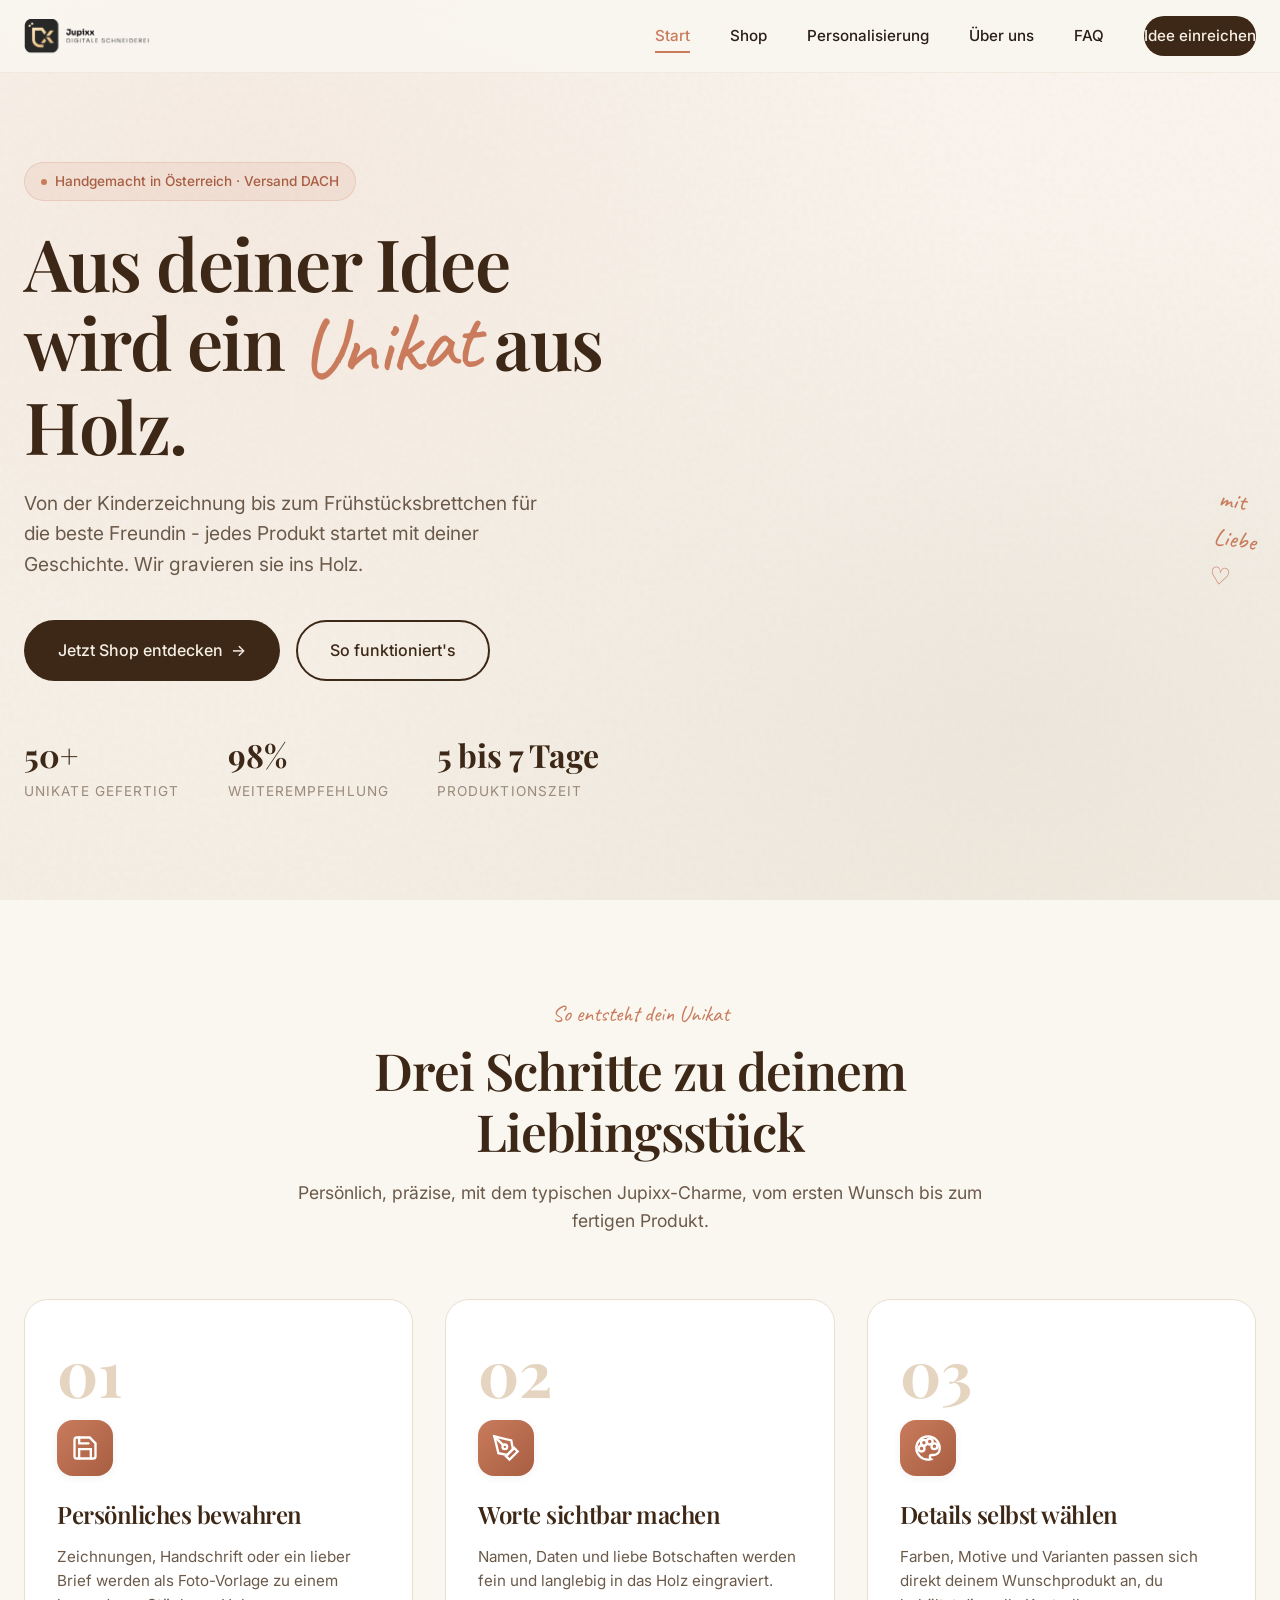
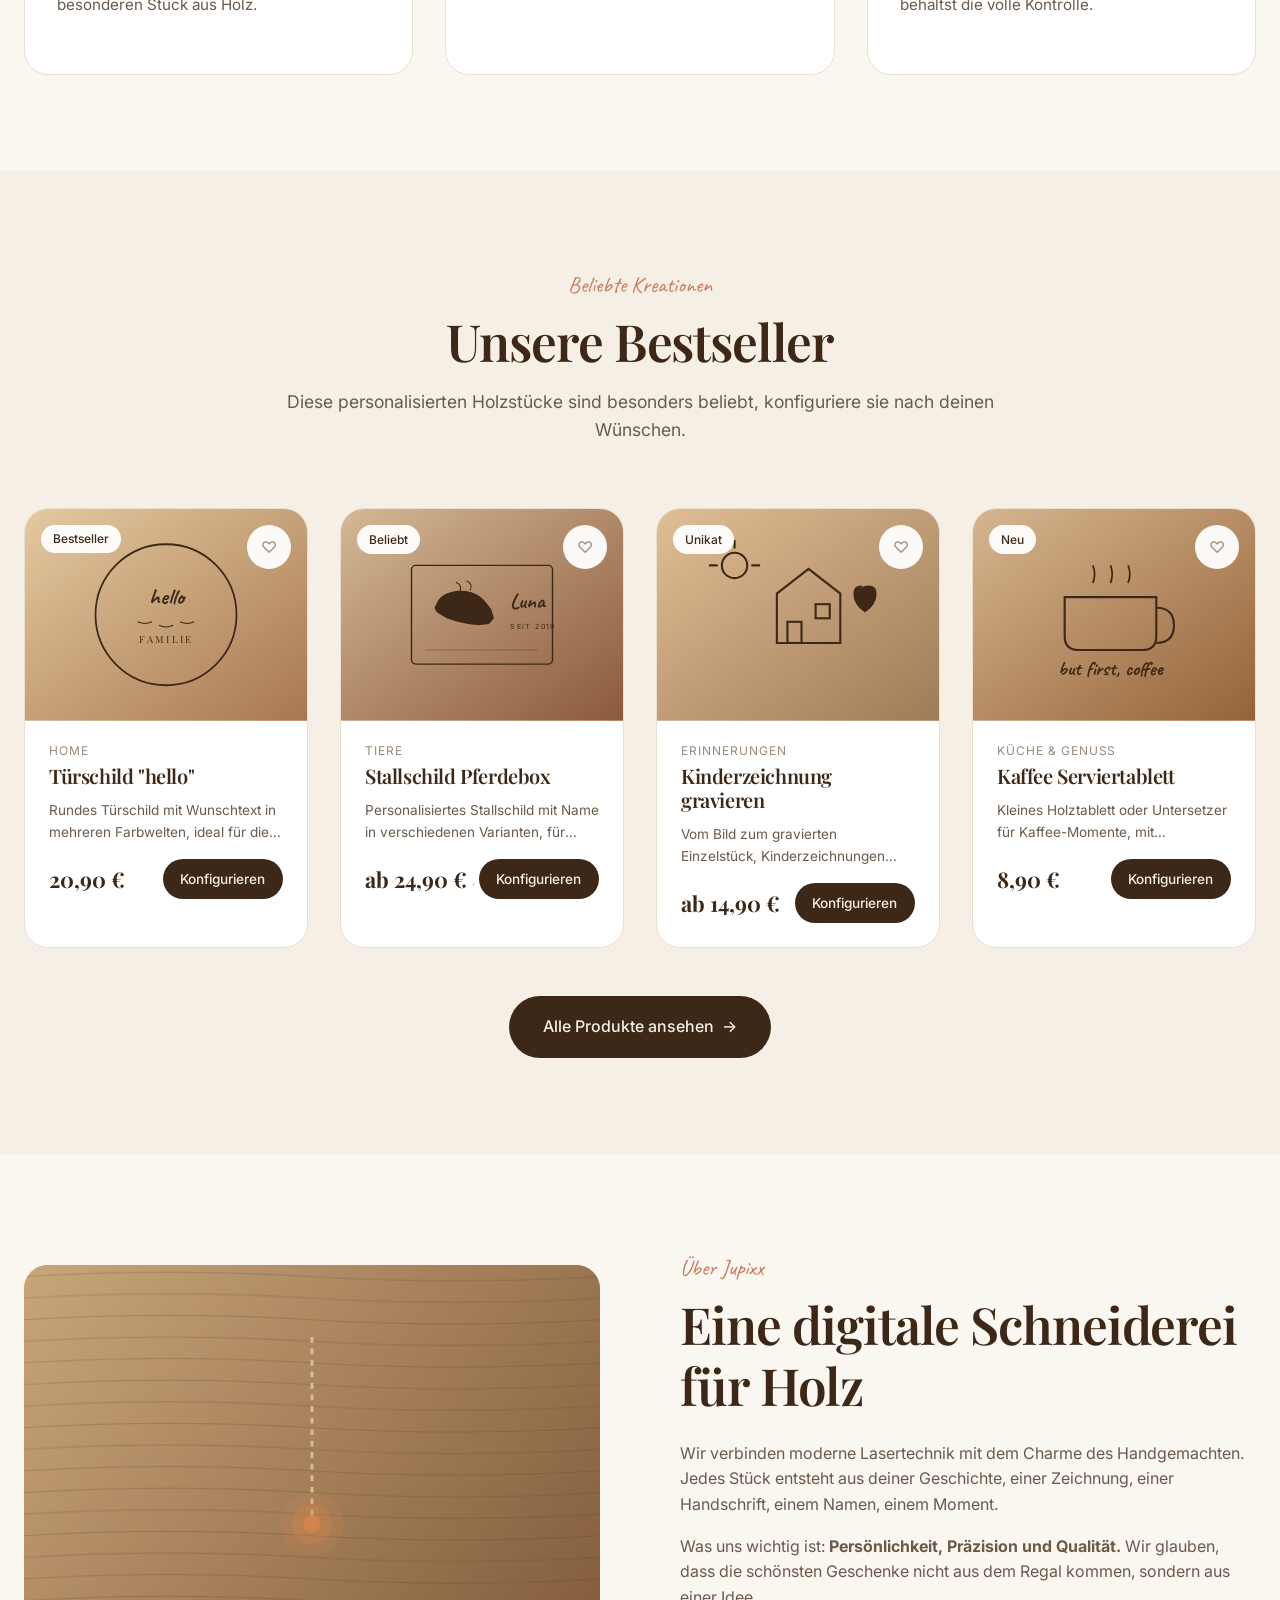
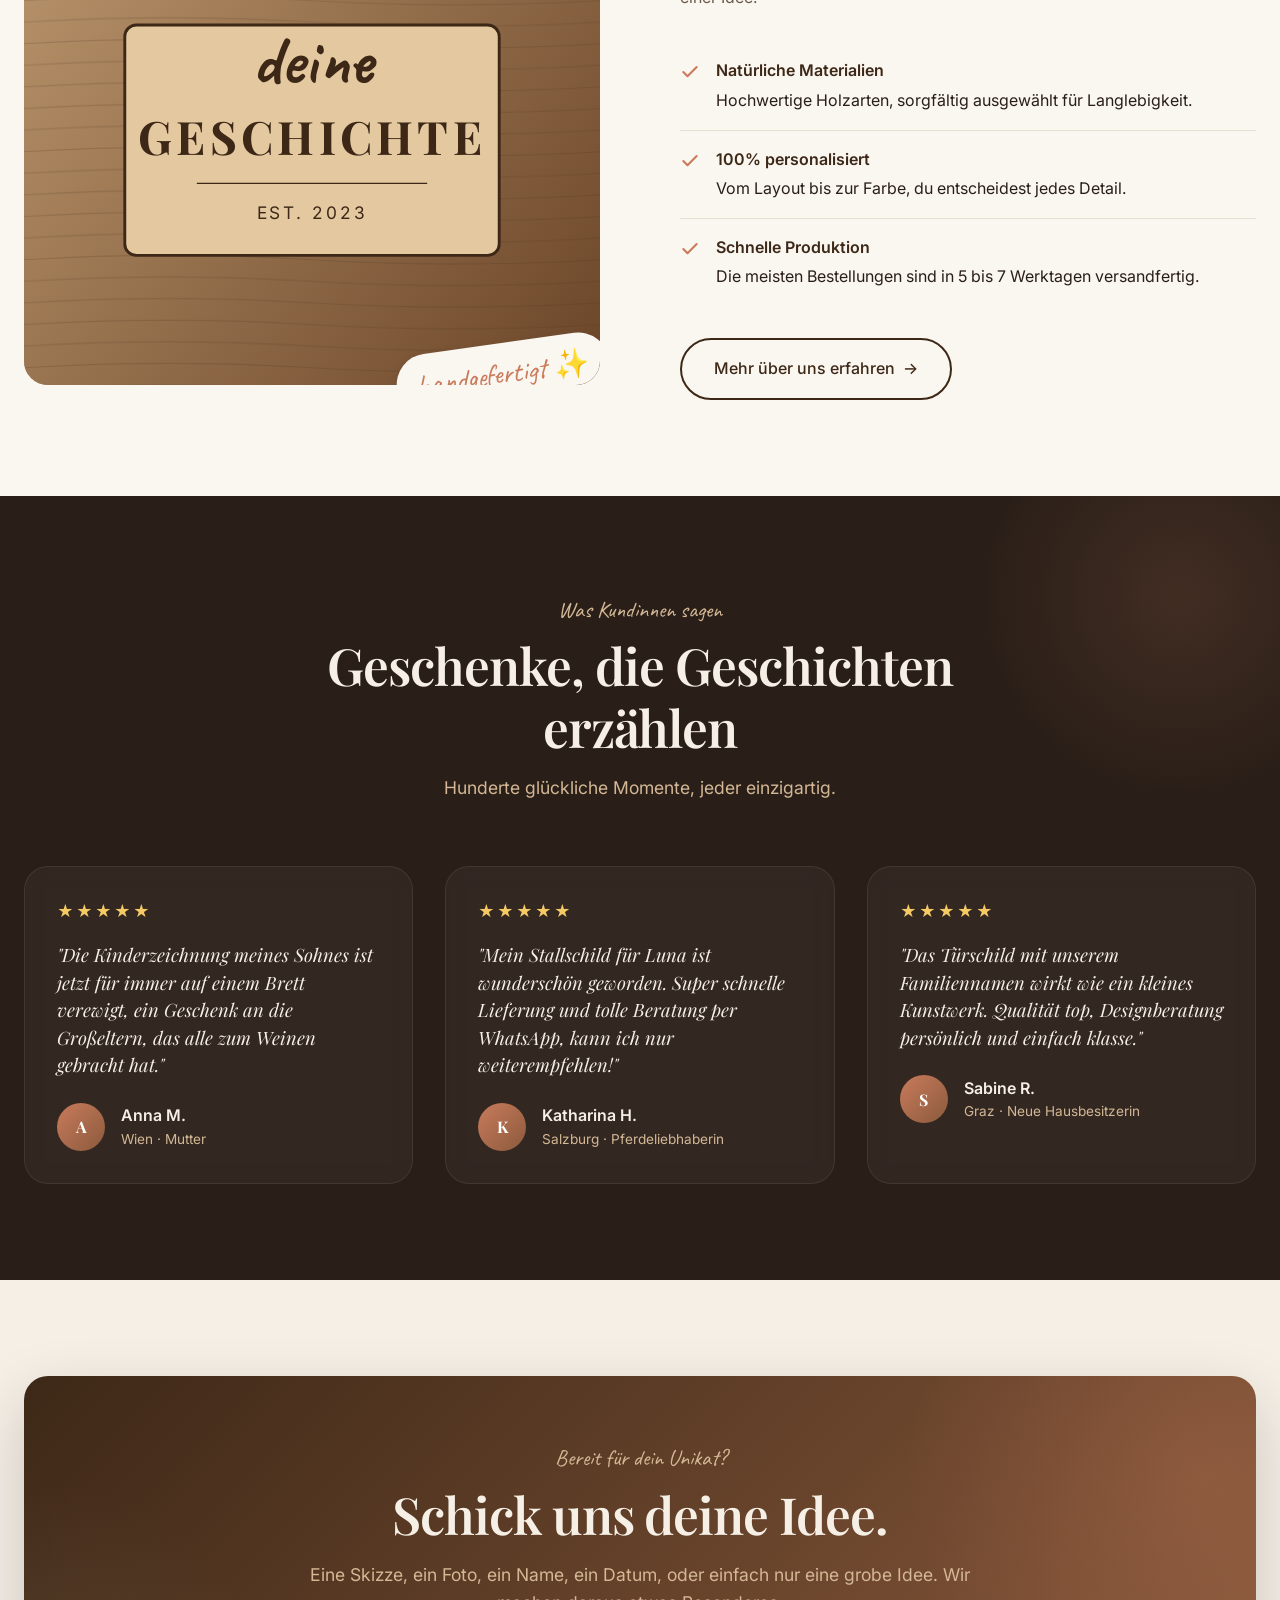
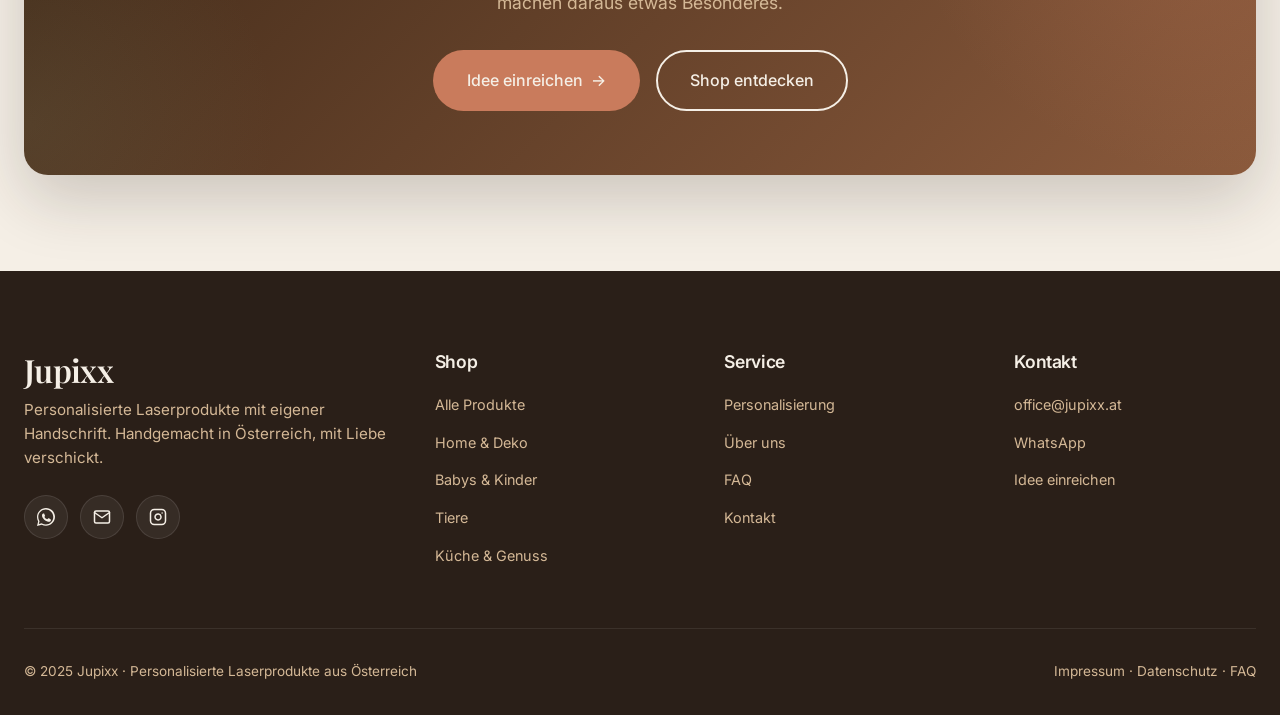
<file: index.html>
<!DOCTYPE html>
<html lang="de">
<head>
  <meta charset="UTF-8">
  <meta name="viewport" content="width=device-width, initial-scale=1.0">
  <title>Jupixx | Personalisierte Laserprodukte aus Holz</title>
  <meta name="description" content="Jupixx, digitale schneiderei aus Österreich. Personalisierte Laserprodukte aus Holz: Türschilder, Namensschilder, Kinderzeichnungen graviert, Erinnerungsstücke und mehr.">
  <meta name="theme-color" content="#2A1F18">
  <meta property="og:title" content="Jupixx | Personalisierte Laserprodukte">
  <meta property="og:description" content="Persönliche Holzgravuren mit deiner Handschrift, einzigartige Erinnerungen aus Österreich.">
  <meta property="og:type" content="website">

  <link rel="preconnect" href="https://fonts.googleapis.com">
  <link rel="preconnect" href="https://fonts.gstatic.com" crossorigin>
  <link href="https://fonts.googleapis.com/css2?family=Playfair+Display:wght@400;500;600;700&family=Inter:wght@300;400;500;600;700&family=Caveat:wght@400;500;600;700&display=swap" rel="stylesheet">

  <link rel="stylesheet" href="style.css">
  <link rel="icon" type="image/png" href="favicon.png">
</head>
<body>

  <!-- ===== NAVIGATION ===== -->
  <nav class="navbar">
    <div class="nav-container">
      <a href="index.html" class="nav-logo">
        <img src="logo.png" alt="Jupixx, Digitale Schneiderei" class="nav-logo-img">
      </a>
      <div class="nav-toggle"><span></span><span></span><span></span></div>
      <ul class="nav-links">
        <li><a href="index.html" class="active">Start</a></li>
        <li><a href="shop.html">Shop</a></li>
        <li><a href="personalisierung.html">Personalisierung</a></li>
        <li><a href="ueber-uns.html">Über uns</a></li>
        <li><a href="faq.html">FAQ</a></li>
        <li><a href="kontakt.html" class="nav-cta">Idee einreichen</a></li>
      </ul>
    </div>
  </nav>

  <!-- ===== HERO ===== -->
  <section class="hero">
    <div class="hero-bg"></div>
    <div class="hero-grain"></div>
    <div class="container">
      <div class="hero-content">
        <div class="hero-text">
          <div class="hero-badge">
            <span class="hero-badge-dot"></span>
            Handgemacht in Österreich · Versand DACH
          </div>
          <h1 class="hero-title">
            Aus deiner Idee wird ein <span class="word-hand">Unikat</span> aus Holz.
          </h1>
          <p class="hero-subtitle">
            Von der Kinderzeichnung bis zum Frühstücksbrettchen für die beste Freundin -
            jedes Produkt startet mit deiner Geschichte. Wir gravieren sie ins Holz.
          </p>
          <div class="hero-actions">
            <a href="shop.html" class="btn btn-primary btn-icon">Jetzt Shop entdecken</a>
            <a href="personalisierung.html" class="btn btn-secondary">So funktioniert's</a>
          </div>
          <div class="hero-stats">
            <div class="stat-item">
              <span class="stat-num" data-target="50" data-suffix="+">0</span>
              <span class="stat-label">Unikate gefertigt</span>
            </div>
            <div class="stat-item">
              <span class="stat-num" data-target="98" data-suffix="%">0</span>
              <span class="stat-label">Weiterempfehlung</span>
            </div>
            <div class="stat-item">
              <span class="stat-num" data-target="5" data-suffix=" bis 7 Tage">0</span>
              <span class="stat-label">Produktionszeit</span>
            </div>
          </div>
        </div>

        <!-- HERO VISUAL: drei schwebende SVG-Karten -->
        <div class="hero-visual">
          <div class="hero-card hero-card-1">
            <svg viewBox="0 0 300 400" xmlns="http://www.w3.org/2000/svg">
              <defs>
                <linearGradient id="wood1" x1="0%" y1="0%" x2="100%" y2="100%">
                  <stop offset="0%" stop-color="#D4B896"/>
                  <stop offset="50%" stop-color="#B89270"/>
                  <stop offset="100%" stop-color="#8B5A3C"/>
                </linearGradient>
                <pattern id="grain1" patternUnits="userSpaceOnUse" width="300" height="20">
                  <path d="M0,10 Q75,4 150,10 T300,10" stroke="rgba(61,40,23,0.12)" stroke-width="0.6" fill="none"/>
                </pattern>
              </defs>
              <rect width="300" height="400" fill="url(#wood1)"/>
              <rect width="300" height="400" fill="url(#grain1)"/>
              <!-- Namensschild Design -->
              <circle cx="150" cy="200" r="120" fill="none" stroke="#3D2817" stroke-width="2"/>
              <text x="150" y="180" text-anchor="middle" font-family="Caveat, cursive" font-size="42" fill="#3D2817" font-weight="700">Familie</text>
              <text x="150" y="225" text-anchor="middle" font-family="Playfair Display, serif" font-size="38" fill="#3D2817" font-weight="700" letter-spacing="2">HUBER</text>
              <!-- Blumen Deko -->
              <g transform="translate(150,260)">
                <circle cx="-25" cy="0" r="4" fill="#3D2817"/>
                <circle cx="-15" cy="-3" r="3" fill="#3D2817"/>
                <circle cx="0" cy="-1" r="3" fill="#3D2817"/>
                <circle cx="15" cy="-3" r="3" fill="#3D2817"/>
                <circle cx="25" cy="0" r="4" fill="#3D2817"/>
                <path d="M-30,5 Q0,12 30,5" stroke="#3D2817" stroke-width="1.5" fill="none"/>
              </g>
            </svg>
          </div>

          <div class="hero-card hero-card-2">
            <svg viewBox="0 0 300 300" xmlns="http://www.w3.org/2000/svg">
              <defs>
                <linearGradient id="wood2" x1="0%" y1="0%" x2="100%" y2="100%">
                  <stop offset="0%" stop-color="#C9A57A"/>
                  <stop offset="100%" stop-color="#8B5A3C"/>
                </linearGradient>
              </defs>
              <rect width="300" height="300" fill="url(#wood2)"/>
              <!-- Kaffee Schild -->
              <g transform="translate(150,150)">
                <!-- Kaffeetasse -->
                <path d="M-50,-30 L-50,20 Q-50,40 -30,40 L30,40 Q50,40 50,20 L50,-30 Z" fill="none" stroke="#3D2817" stroke-width="3"/>
                <path d="M50,-15 Q70,-15 70,5 Q70,25 50,25" fill="none" stroke="#3D2817" stroke-width="3"/>
                <!-- Dampf -->
                <path d="M-20,-50 Q-15,-60 -20,-70 Q-25,-80 -20,-90" fill="none" stroke="#3D2817" stroke-width="2.5" opacity="0.7"/>
                <path d="M0,-50 Q5,-60 0,-70 Q-5,-80 0,-90" fill="none" stroke="#3D2817" stroke-width="2.5" opacity="0.7"/>
                <path d="M20,-50 Q25,-60 20,-70 Q15,-80 20,-90" fill="none" stroke="#3D2817" stroke-width="2.5" opacity="0.7"/>
                <text x="0" y="75" text-anchor="middle" font-family="Caveat, cursive" font-size="34" fill="#3D2817" font-weight="600">but first, coffee</text>
              </g>
            </svg>
          </div>

          <div class="hero-card hero-card-3">
            <svg viewBox="0 0 300 225" xmlns="http://www.w3.org/2000/svg">
              <defs>
                <linearGradient id="wood3" x1="0%" y1="0%" x2="100%" y2="100%">
                  <stop offset="0%" stop-color="#D4B896"/>
                  <stop offset="100%" stop-color="#A07B58"/>
                </linearGradient>
              </defs>
              <rect width="300" height="225" fill="url(#wood3)" rx="8"/>
              <!-- Stallschild Pferd -->
              <g transform="translate(150,112)">
                <!-- Pferdekopf Silhouette -->
                <path d="M-60,-20 Q-55,-35 -40,-40 Q-25,-45 -10,-40 Q5,-35 15,-25 L25,-15 L35,0 L30,15 L20,20 L0,18 L-15,15 L-30,10 L-45,5 L-55,-5 Q-65,-12 -60,-20 Z" fill="#3D2817"/>
                <!-- Mähne -->
                <path d="M-20,-40 Q-15,-50 -25,-55 M-5,-42 Q0,-52 -10,-56 M10,-38 Q15,-48 5,-52" stroke="#3D2817" stroke-width="2" fill="none"/>
                <!-- Auge -->
                <circle cx="-15" cy="-22" r="2.5" fill="#D4B896"/>
                <!-- Text -->
                <text x="60" y="-5" font-family="Caveat, cursive" font-size="38" fill="#3D2817" font-weight="600">Bella</text>
                <text x="60" y="20" font-family="Inter, sans-serif" font-size="11" fill="#3D2817" letter-spacing="2">SEIT 2018</text>
              </g>
            </svg>
          </div>

          <!-- Dekorationen -->
          <div class="hero-decoration hero-decoration-1">mit Liebe ♡</div>
        </div>
      </div>
    </div>
  </section>

  <!-- ===== FEATURES (3-Schritte) ===== -->
  <section class="features">
    <div class="container">
      <div class="section-header reveal">
        <span class="section-eyebrow">So entsteht dein Unikat</span>
        <h2 class="section-title">Drei Schritte zu deinem Lieblingsstück</h2>
        <p class="section-subtitle">Persönlich, präzise, mit dem typischen Jupixx-Charme, vom ersten Wunsch bis zum fertigen Produkt.</p>
      </div>

      <div class="features-grid">
        <div class="feature-card reveal reveal-delay-1">
          <div class="feature-num">01</div>
          <div class="feature-icon">
            <svg width="28" height="28" viewBox="0 0 24 24" fill="none" stroke="currentColor" stroke-width="2" stroke-linecap="round">
              <path d="M19 21H5a2 2 0 0 1-2-2V5a2 2 0 0 1 2-2h11l5 5v11a2 2 0 0 1-2 2z"/>
              <polyline points="17 21 17 13 7 13 7 21"/>
              <polyline points="7 3 7 8 15 8"/>
            </svg>
          </div>
          <h3 class="feature-title">Persönliches bewahren</h3>
          <p class="feature-desc">Zeichnungen, Handschrift oder ein lieber Brief werden als Foto-Vorlage zu einem besonderen Stück aus Holz.</p>
        </div>

        <div class="feature-card reveal reveal-delay-2">
          <div class="feature-num">02</div>
          <div class="feature-icon">
            <svg width="28" height="28" viewBox="0 0 24 24" fill="none" stroke="currentColor" stroke-width="2" stroke-linecap="round">
              <path d="M12 19l7-7 3 3-7 7-3-3z"/>
              <path d="M18 13l-1.5-7.5L2 2l3.5 14.5L13 18l5-5z"/>
              <path d="M2 2l7.586 7.586"/>
              <circle cx="11" cy="11" r="2"/>
            </svg>
          </div>
          <h3 class="feature-title">Worte sichtbar machen</h3>
          <p class="feature-desc">Namen, Daten und liebe Botschaften werden fein und langlebig in das Holz eingraviert.</p>
        </div>

        <div class="feature-card reveal reveal-delay-3">
          <div class="feature-num">03</div>
          <div class="feature-icon">
            <svg width="28" height="28" viewBox="0 0 24 24" fill="none" stroke="currentColor" stroke-width="2" stroke-linecap="round">
              <circle cx="13.5" cy="6.5" r="2.5"/>
              <circle cx="17.5" cy="10.5" r="2.5"/>
              <circle cx="8.5" cy="7.5" r="2.5"/>
              <circle cx="6.5" cy="12.5" r="2.5"/>
              <path d="M12 2C6.5 2 2 6.5 2 12s4.5 10 10 10c.9 0 1.8-.1 2.6-.4-.6-.4-1-1-1-1.8 0-1 .7-1.8 1.6-1.8h1.7c2.8 0 5.1-2.3 5.1-5.1V12c0-5.5-4.5-10-10-10z"/>
            </svg>
          </div>
          <h3 class="feature-title">Details selbst wählen</h3>
          <p class="feature-desc">Farben, Motive und Varianten passen sich direkt deinem Wunschprodukt an, du behältst die volle Kontrolle.</p>
        </div>
      </div>
    </div>
  </section>

  <!-- ===== BESTSELLERS ===== -->
  <section class="products">
    <div class="container">
      <div class="section-header reveal">
        <span class="section-eyebrow">Beliebte Kreationen</span>
        <h2 class="section-title">Unsere Bestseller</h2>
        <p class="section-subtitle">Diese personalisierten Holzstücke sind besonders beliebt, konfiguriere sie nach deinen Wünschen.</p>
      </div>

      <div class="products-grid">
        <!-- Produkt 1 -->
        <article class="product-card reveal">
          <div class="product-image">
            <span class="product-badge">Bestseller</span>
            <button class="product-fav" aria-label="Favorit">♡</button>
            <svg viewBox="0 0 400 300" xmlns="http://www.w3.org/2000/svg" preserveAspectRatio="xMidYMid slice">
              <defs>
                <linearGradient id="p1" x1="0%" y1="0%" x2="100%" y2="100%">
                  <stop offset="0%" stop-color="#E4C9A0"/>
                  <stop offset="100%" stop-color="#A87850"/>
                </linearGradient>
              </defs>
              <rect width="400" height="300" fill="url(#p1)"/>
              <g transform="translate(200,150)">
                <circle r="100" fill="none" stroke="#3D2817" stroke-width="2.5"/>
                <text x="0" y="-15" text-anchor="middle" font-family="Caveat, cursive" font-size="32" fill="#3D2817" font-weight="700">hello</text>
                <path d="M-40,10 Q-30,15 -20,10 M-10,15 Q0,20 10,15 M20,10 Q30,15 40,10" stroke="#3D2817" stroke-width="1.5" fill="none"/>
                <text x="0" y="40" text-anchor="middle" font-family="Playfair Display, serif" font-size="14" fill="#3D2817" letter-spacing="3">FAMILIE</text>
              </g>
            </svg>
          </div>
          <div class="product-info">
            <div class="product-category">Home</div>
            <h3 class="product-title">Türschild "hello"</h3>
            <p class="product-desc">Rundes Türschild mit Wunschtext in mehreren Farbwelten, ideal für die Haustür.</p>
            <div class="product-footer">
              <div class="product-price">20,90 €</div>
              <a href="shop.html" class="product-btn">Konfigurieren</a>
            </div>
          </div>
        </article>

        <!-- Produkt 2 -->
        <article class="product-card reveal reveal-delay-1">
          <div class="product-image">
            <span class="product-badge">Beliebt</span>
            <button class="product-fav" aria-label="Favorit">♡</button>
            <svg viewBox="0 0 400 300" xmlns="http://www.w3.org/2000/svg" preserveAspectRatio="xMidYMid slice">
              <defs>
                <linearGradient id="p2" x1="0%" y1="0%" x2="100%" y2="100%">
                  <stop offset="0%" stop-color="#D4B896"/>
                  <stop offset="100%" stop-color="#8B5A3C"/>
                </linearGradient>
              </defs>
              <rect width="400" height="300" fill="url(#p2)"/>
              <rect x="100" y="80" width="200" height="140" rx="6" fill="none" stroke="#3D2817" stroke-width="2"/>
              <!-- Pferdesilhouette -->
              <g transform="translate(180,150)">
                <path d="M-45,-15 Q-40,-28 -25,-32 Q-10,-36 5,-32 Q18,-28 25,-18 L33,-8 L37,5 L30,13 L15,15 L0,13 L-15,10 L-30,5 L-42,-2 Q-50,-8 -45,-15 Z" fill="#3D2817"/>
                <path d="M-12,-32 Q-7,-42 -17,-46 M3,-34 Q8,-44 -2,-48" stroke="#3D2817" stroke-width="1.5" fill="none"/>
              </g>
              <text x="240" y="140" font-family="Caveat, cursive" font-size="30" fill="#3D2817" font-weight="700">Luna</text>
              <text x="240" y="170" font-family="Inter, sans-serif" font-size="10" fill="#3D2817" letter-spacing="2">SEIT 2019</text>
              <line x1="120" y1="200" x2="280" y2="200" stroke="#3D2817" stroke-width="0.5"/>
            </svg>
          </div>
          <div class="product-info">
            <div class="product-category">Tiere</div>
            <h3 class="product-title">Stallschild Pferdebox</h3>
            <p class="product-desc">Personalisiertes Stallschild mit Name in verschiedenen Varianten, für Pferdebox, Stalltür oder Turnierplatz.</p>
            <div class="product-footer">
              <div class="product-price">ab 24,90 € <span class="product-price-from">·</span></div>
              <a href="shop.html" class="product-btn">Konfigurieren</a>
            </div>
          </div>
        </article>

        <!-- Produkt 3 -->
        <article class="product-card reveal reveal-delay-2">
          <div class="product-image">
            <span class="product-badge">Unikat</span>
            <button class="product-fav" aria-label="Favorit">♡</button>
            <svg viewBox="0 0 400 300" xmlns="http://www.w3.org/2000/svg" preserveAspectRatio="xMidYMid slice">
              <defs>
                <linearGradient id="p3" x1="0%" y1="0%" x2="100%" y2="100%">
                  <stop offset="0%" stop-color="#E0BE94"/>
                  <stop offset="100%" stop-color="#A07B58"/>
                </linearGradient>
              </defs>
              <rect width="400" height="300" fill="url(#p3)"/>
              <!-- Kinderzeichnung Stil -->
              <g transform="translate(200,150)" stroke="#3D2817" stroke-width="3" fill="none" stroke-linecap="round">
                <!-- Sonne -->
                <circle cx="-90" cy="-70" r="18"/>
                <line x1="-90" y1="-95" x2="-90" y2="-105"/>
                <line x1="-115" y1="-70" x2="-125" y2="-70"/>
                <line x1="-65" y1="-70" x2="-55" y2="-70"/>
                <line x1="-108" y1="-88" x2="-115" y2="-95"/>
                <!-- Haus -->
                <path d="M-30,-30 L-30,40 L60,40 L60,-30 L15,-65 Z"/>
                <rect x="-15" y="10" width="20" height="30"/>
                <rect x="25" y="-15" width="20" height="20"/>
                <!-- Herz -->
                <path d="M85,-30 Q90,-40 100,-40 Q110,-40 110,-30 Q110,-15 95,-5 Q80,-15 80,-30 Q80,-40 90,-40" fill="#3D2817"/>
              </g>
            </svg>
          </div>
          <div class="product-info">
            <div class="product-category">Erinnerungen</div>
            <h3 class="product-title">Kinderzeichnung gravieren</h3>
            <p class="product-desc">Vom Bild zum gravierten Einzelstück, Kinderzeichnungen werden zu wertvollen Erinnerungen.</p>
            <div class="product-footer">
              <div class="product-price">ab 14,90 €</div>
              <a href="shop.html" class="product-btn">Konfigurieren</a>
            </div>
          </div>
        </article>

        <!-- Produkt 4 -->
        <article class="product-card reveal reveal-delay-3">
          <div class="product-image">
            <span class="product-badge">Neu</span>
            <button class="product-fav" aria-label="Favorit">♡</button>
            <svg viewBox="0 0 400 300" xmlns="http://www.w3.org/2000/svg" preserveAspectRatio="xMidYMid slice">
              <defs>
                <linearGradient id="p4" x1="0%" y1="0%" x2="100%" y2="100%">
                  <stop offset="0%" stop-color="#D6B68F"/>
                  <stop offset="100%" stop-color="#956339"/>
                </linearGradient>
              </defs>
              <rect width="400" height="300" fill="url(#p4)"/>
              <g transform="translate(200,150)">
                <!-- Kaffeetasse -->
                <path d="M-70,-25 L-70,30 Q-70,50 -50,50 L40,50 Q60,50 60,30 L60,-25 Z" fill="none" stroke="#3D2817" stroke-width="3"/>
                <path d="M60,-10 Q85,-10 85,15 Q85,40 60,40" fill="none" stroke="#3D2817" stroke-width="3"/>
                <!-- Dampf -->
                <path d="M-30,-45 Q-25,-58 -30,-70" fill="none" stroke="#3D2817" stroke-width="2.5"/>
                <path d="M-5,-45 Q0,-58 -5,-70" fill="none" stroke="#3D2817" stroke-width="2.5"/>
                <path d="M20,-45 Q25,-58 20,-70" fill="none" stroke="#3D2817" stroke-width="2.5"/>
                <!-- Text -->
                <text x="-5" y="85" text-anchor="middle" font-family="Caveat, cursive" font-size="28" fill="#3D2817" font-weight="700">but first, coffee</text>
              </g>
            </svg>
          </div>
          <div class="product-info">
            <div class="product-category">Küche & Genuss</div>
            <h3 class="product-title">Kaffee Serviertablett</h3>
            <p class="product-desc">Kleines Holztablett oder Untersetzer für Kaffee-Momente, mit Wunschtext gravierbar.</p>
            <div class="product-footer">
              <div class="product-price">8,90 €</div>
              <a href="shop.html" class="product-btn">Konfigurieren</a>
            </div>
          </div>
        </article>
      </div>

      <div class="products-cta">
        <a href="shop.html" class="btn btn-primary btn-icon">Alle Produkte ansehen</a>
      </div>
    </div>
  </section>

  <!-- ===== STORY ===== -->
  <section class="story">
    <div class="container">
      <div class="story-content">
        <div class="story-image reveal">
          <svg viewBox="0 0 400 500" xmlns="http://www.w3.org/2000/svg" preserveAspectRatio="xMidYMid slice">
            <defs>
              <linearGradient id="storyBg" x1="0%" y1="0%" x2="100%" y2="100%">
                <stop offset="0%" stop-color="#C9A57A"/>
                <stop offset="100%" stop-color="#6B4528"/>
              </linearGradient>
              <pattern id="storyGrain" patternUnits="userSpaceOnUse" width="400" height="15">
                <path d="M0,8 Q100,2 200,8 T400,8" stroke="rgba(61,40,23,0.18)" stroke-width="0.8" fill="none"/>
              </pattern>
            </defs>
            <rect width="400" height="500" fill="url(#storyBg)"/>
            <rect width="400" height="500" fill="url(#storyGrain)"/>

            <!-- Laserstrahl-Effekt -->
            <g opacity="0.6">
              <line x1="200" y1="50" x2="200" y2="180" stroke="#FFE5B4" stroke-width="2" stroke-dasharray="4,4"/>
              <circle cx="200" cy="180" r="6" fill="#FF8C42" opacity="0.8"/>
              <circle cx="200" cy="180" r="14" fill="#FF8C42" opacity="0.3"/>
              <circle cx="200" cy="180" r="22" fill="#FF8C42" opacity="0.15"/>
            </g>

            <!-- Holzbrett mit Gravur in Arbeit -->
            <g transform="translate(200,300)">
              <rect x="-130" y="-50" width="260" height="160" rx="8" fill="#E4C9A0" stroke="#3D2817" stroke-width="2"/>
              <text x="0" y="-10" text-anchor="middle" font-family="Caveat, cursive" font-size="48" fill="#3D2817" font-weight="700">deine</text>
              <text x="0" y="40" text-anchor="middle" font-family="Playfair Display, serif" font-size="32" fill="#3D2817" font-weight="700" letter-spacing="3">GESCHICHTE</text>
              <line x1="-80" y1="60" x2="80" y2="60" stroke="#3D2817" stroke-width="1"/>
              <text x="0" y="85" text-anchor="middle" font-family="Inter, sans-serif" font-size="12" fill="#3D2817" letter-spacing="2">EST. 2023</text>
            </g>
          </svg>
          <div class="story-decoration">handgefertigt ✨</div>
        </div>

        <div class="story-text reveal reveal-delay-1">
          <span class="section-eyebrow">Über Jupixx</span>
          <h2>Eine digitale Schneiderei für Holz</h2>
          <p>
            Wir verbinden moderne Lasertechnik mit dem Charme des Handgemachten.
            Jedes Stück entsteht aus deiner Geschichte, einer Zeichnung, einer Handschrift, einem Namen, einem Moment.
          </p>
          <p>
            Was uns wichtig ist: <strong>Persönlichkeit, Präzision und Qualität.</strong> Wir glauben, dass die schönsten Geschenke nicht aus dem Regal kommen, sondern aus einer Idee.
          </p>

          <ul class="story-features">
            <li>
              <svg width="20" height="20" viewBox="0 0 24 24" fill="none" stroke="currentColor" stroke-width="2.5" stroke-linecap="round" stroke-linejoin="round">
                <polyline points="20 6 9 17 4 12"/>
              </svg>
              <div>
                <strong>Natürliche Materialien</strong>
                Hochwertige Holzarten, sorgfältig ausgewählt für Langlebigkeit.
              </div>
            </li>
            <li>
              <svg width="20" height="20" viewBox="0 0 24 24" fill="none" stroke="currentColor" stroke-width="2.5" stroke-linecap="round" stroke-linejoin="round">
                <polyline points="20 6 9 17 4 12"/>
              </svg>
              <div>
                <strong>100% personalisiert</strong>
                Vom Layout bis zur Farbe, du entscheidest jedes Detail.
              </div>
            </li>
            <li>
              <svg width="20" height="20" viewBox="0 0 24 24" fill="none" stroke="currentColor" stroke-width="2.5" stroke-linecap="round" stroke-linejoin="round">
                <polyline points="20 6 9 17 4 12"/>
              </svg>
              <div>
                <strong>Schnelle Produktion</strong>
                Die meisten Bestellungen sind in 5 bis 7 Werktagen versandfertig.
              </div>
            </li>
          </ul>

          <a href="ueber-uns.html" class="btn btn-secondary btn-icon mt-2">Mehr über uns erfahren</a>
        </div>
      </div>
    </div>
  </section>

  <!-- ===== TESTIMONIALS ===== -->
  <section class="testimonials">
    <div class="container">
      <div class="section-header reveal">
        <span class="section-eyebrow">Was Kundinnen sagen</span>
        <h2 class="section-title">Geschenke, die Geschichten erzählen</h2>
        <p class="section-subtitle">Hunderte glückliche Momente, jeder einzigartig.</p>
      </div>

      <div class="testimonials-grid">
        <div class="testimonial-card reveal">
          <div class="testimonial-stars">★★★★★</div>
          <p class="testimonial-text">
            "Die Kinderzeichnung meines Sohnes ist jetzt für immer auf einem Brett verewigt, ein Geschenk an die Großeltern, das alle zum Weinen gebracht hat."
          </p>
          <div class="testimonial-author">
            <div class="testimonial-avatar">A</div>
            <div>
              <div class="testimonial-name">Anna M.</div>
              <div class="testimonial-role">Wien · Mutter</div>
            </div>
          </div>
        </div>

        <div class="testimonial-card reveal reveal-delay-1">
          <div class="testimonial-stars">★★★★★</div>
          <p class="testimonial-text">
            "Mein Stallschild für Luna ist wunderschön geworden. Super schnelle Lieferung und tolle Beratung per WhatsApp, kann ich nur weiterempfehlen!"
          </p>
          <div class="testimonial-author">
            <div class="testimonial-avatar">K</div>
            <div>
              <div class="testimonial-name">Katharina H.</div>
              <div class="testimonial-role">Salzburg · Pferdeliebhaberin</div>
            </div>
          </div>
        </div>

        <div class="testimonial-card reveal reveal-delay-2">
          <div class="testimonial-stars">★★★★★</div>
          <p class="testimonial-text">
            "Das Türschild mit unserem Familiennamen wirkt wie ein kleines Kunstwerk. Qualität top, Designberatung persönlich und einfach klasse."
          </p>
          <div class="testimonial-author">
            <div class="testimonial-avatar">S</div>
            <div>
              <div class="testimonial-name">Sabine R.</div>
              <div class="testimonial-role">Graz · Neue Hausbesitzerin</div>
            </div>
          </div>
        </div>
      </div>
    </div>
  </section>

  <!-- ===== CTA ===== -->
  <section class="cta">
    <div class="container">
      <div class="cta-card reveal">
        <div class="cta-content">
          <span class="section-eyebrow">Bereit für dein Unikat?</span>
          <h2>Schick uns deine Idee.</h2>
          <p>Eine Skizze, ein Foto, ein Name, ein Datum, oder einfach nur eine grobe Idee. Wir machen daraus etwas Besonderes.</p>
          <div class="cta-actions">
            <a href="kontakt.html" class="btn btn-primary btn-icon">Idee einreichen</a>
            <a href="shop.html" class="btn btn-secondary">Shop entdecken</a>
          </div>
        </div>
      </div>
    </div>
  </section>

  <!-- ===== FOOTER ===== -->
  <footer class="footer">
    <div class="container">
      <div class="footer-grid">
        <div class="footer-brand">
          <h3>Jupixx</h3>
          <p>Personalisierte Laserprodukte mit eigener Handschrift. Handgemacht in Österreich, mit Liebe verschickt.</p>
          <div class="footer-social">
            <a href="https://wa.me/436706566867" aria-label="WhatsApp" target="_blank" rel="noopener">
              <svg width="18" height="18" viewBox="0 0 24 24" fill="currentColor"><path d="M17.5 14.5c-.3-.1-1.7-.8-1.9-.9-.3-.1-.5-.1-.7.1-.2.3-.7.9-.9 1.1-.2.2-.3.2-.6.1-1.5-.7-2.5-1.3-3.5-3-.3-.4.3-.4.8-1.3.1-.2 0-.4 0-.5 0-.1-.7-1.6-.9-2.2-.2-.5-.5-.5-.7-.5-.2 0-.4 0-.6 0-.2 0-.5.1-.8.4-.3.3-1 1-1 2.4 0 1.4 1 2.8 1.2 3 .1.2 2.1 3.2 5.1 4.5.7.3 1.3.5 1.7.6.7.2 1.3.2 1.8.1.6-.1 1.7-.7 1.9-1.4.2-.7.2-1.2.2-1.4-.1-.2-.3-.2-.5-.3zM12 0C5.4 0 0 5.4 0 12c0 2.1.5 4.1 1.5 5.9L0 24l6.3-1.6c1.7.9 3.7 1.4 5.7 1.4 6.6 0 12-5.4 12-12S18.6 0 12 0zm0 22c-1.9 0-3.7-.5-5.3-1.4l-.4-.2-3.9 1 1-3.8-.2-.4c-1-1.6-1.5-3.4-1.5-5.2 0-5.5 4.5-10 10-10 5.5 0 10 4.5 10 10s-4.5 10-10 10z"/></svg>
            </a>
            <a href="mailto:office@jupixx.at" aria-label="E-Mail">
              <svg width="18" height="18" viewBox="0 0 24 24" fill="none" stroke="currentColor" stroke-width="2" stroke-linecap="round" stroke-linejoin="round"><path d="M4 4h16c1.1 0 2 .9 2 2v12c0 1.1-.9 2-2 2H4c-1.1 0-2-.9-2-2V6c0-1.1.9-2 2-2z"/><polyline points="22,6 12,13 2,6"/></svg>
            </a>
            <a href="#" aria-label="Instagram">
              <svg width="18" height="18" viewBox="0 0 24 24" fill="none" stroke="currentColor" stroke-width="2" stroke-linecap="round" stroke-linejoin="round"><rect x="2" y="2" width="20" height="20" rx="5" ry="5"/><path d="M16 11.37A4 4 0 1 1 12.63 8 4 4 0 0 1 16 11.37z"/><line x1="17.5" y1="6.5" x2="17.51" y2="6.5"/></svg>
            </a>
          </div>
        </div>

        <div>
          <h4>Shop</h4>
          <ul>
            <li><a href="shop.html">Alle Produkte</a></li>
            <li><a href="shop.html#home">Home & Deko</a></li>
            <li><a href="shop.html#kinder">Babys & Kinder</a></li>
            <li><a href="shop.html#tiere">Tiere</a></li>
            <li><a href="shop.html#kueche">Küche & Genuss</a></li>
          </ul>
        </div>

        <div>
          <h4>Service</h4>
          <ul>
            <li><a href="personalisierung.html">Personalisierung</a></li>
            <li><a href="ueber-uns.html">Über uns</a></li>
            <li><a href="faq.html">FAQ</a></li>
            <li><a href="kontakt.html">Kontakt</a></li>
          </ul>
        </div>

        <div>
          <h4>Kontakt</h4>
          <ul>
            <li><a href="mailto:office@jupixx.at">office@jupixx.at</a></li>
            <li><a href="https://wa.me/436706566867" target="_blank" rel="noopener">WhatsApp</a></li>
            <li><a href="kontakt.html">Idee einreichen</a></li>
          </ul>
        </div>
      </div>

      <div class="footer-bottom">
        <div>© 2025 Jupixx · Personalisierte Laserprodukte aus Österreich</div>
        <div>
          <a href="#">Impressum</a> · <a href="#">Datenschutz</a> · <a href="faq.html">FAQ</a>
        </div>
      </div>
    </div>
  </footer>

  <script src="main.js"></script>
</body>
</html>
</file>
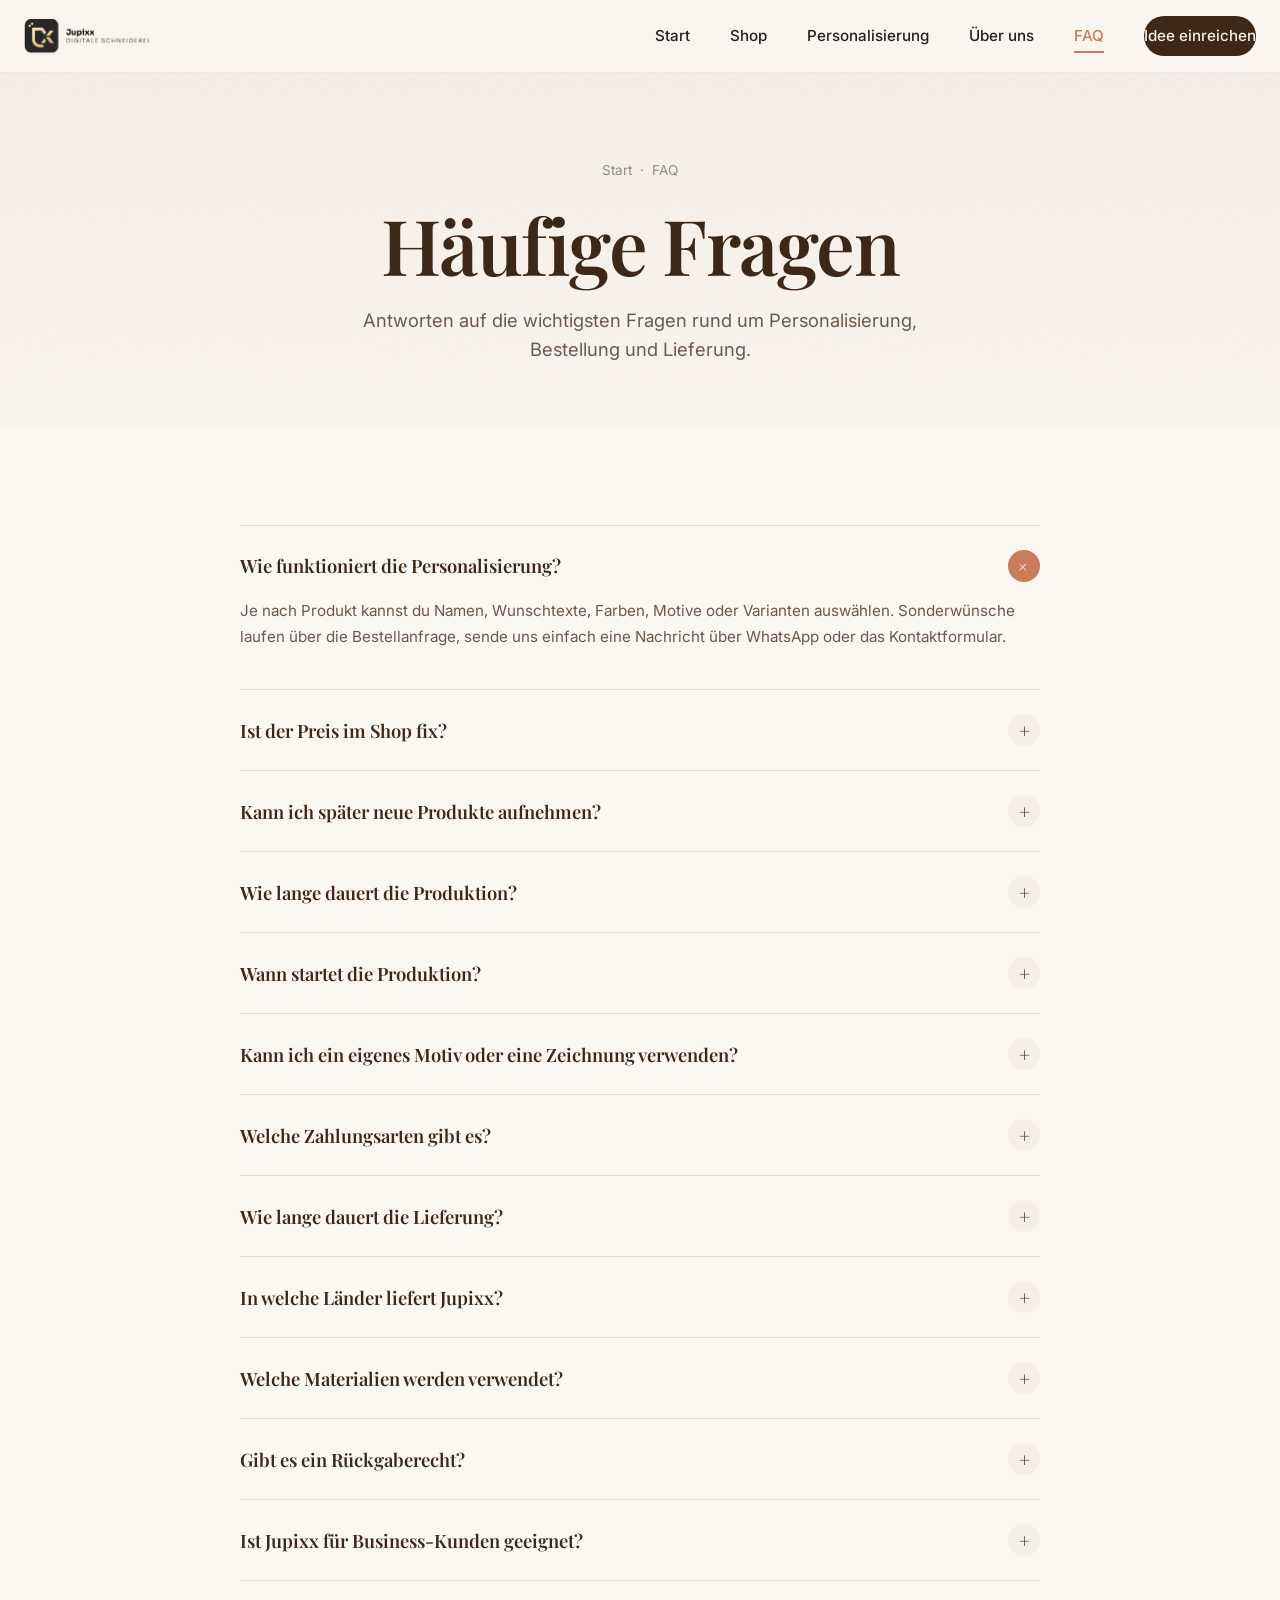
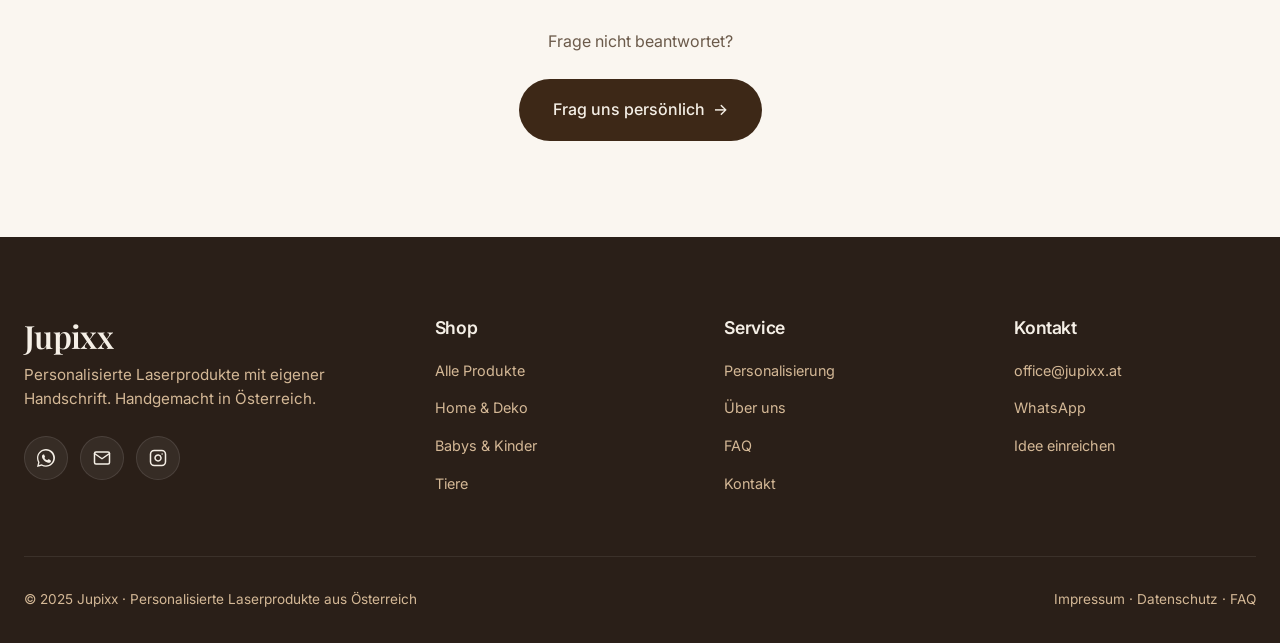
<file: faq.html>
<!DOCTYPE html>
<html lang="de">
<head>
  <meta charset="UTF-8">
  <meta name="viewport" content="width=device-width, initial-scale=1.0">
  <title>FAQ · Jupixx | Häufige Fragen</title>
  <meta name="description" content="Häufig gestellte Fragen zu Jupixx: Personalisierung, Lieferzeit, Zahlung, Materialien und mehr.">
  <meta name="theme-color" content="#2A1F18">
  <link rel="preconnect" href="https://fonts.googleapis.com">
  <link rel="preconnect" href="https://fonts.gstatic.com" crossorigin>
  <link href="https://fonts.googleapis.com/css2?family=Playfair+Display:wght@400;500;600;700&family=Inter:wght@300;400;500;600;700&family=Caveat:wght@400;500;600;700&display=swap" rel="stylesheet">
  <link rel="stylesheet" href="style.css">
  <link rel="icon" type="image/png" href="favicon.png">
</head>
<body>

  <nav class="navbar">
    <div class="nav-container">
      <a href="index.html" class="nav-logo">
        <img src="logo.png" alt="Jupixx, Digitale Schneiderei" class="nav-logo-img">
      </a>
      <div class="nav-toggle"><span></span><span></span><span></span></div>
      <ul class="nav-links">
        <li><a href="index.html">Start</a></li>
        <li><a href="shop.html">Shop</a></li>
        <li><a href="personalisierung.html">Personalisierung</a></li>
        <li><a href="ueber-uns.html">Über uns</a></li>
        <li><a href="faq.html" class="active">FAQ</a></li>
        <li><a href="kontakt.html" class="nav-cta">Idee einreichen</a></li>
      </ul>
    </div>
  </nav>

  <header class="page-header">
    <div class="container">
      <div class="breadcrumb"><a href="index.html">Start</a> · <span>FAQ</span></div>
      <h1>Häufige Fragen</h1>
      <p class="lead">Antworten auf die wichtigsten Fragen rund um Personalisierung, Bestellung und Lieferung.</p>
    </div>
  </header>

  <section>
    <div class="container-sm">
      <div class="faq-list">

        <div class="faq-item active reveal">
          <div class="faq-question">
            <span>Wie funktioniert die Personalisierung?</span>
            <span class="faq-icon">+</span>
          </div>
          <div class="faq-answer">
            <p>Je nach Produkt kannst du Namen, Wunschtexte, Farben, Motive oder Varianten auswählen. Sonderwünsche laufen über die Bestellanfrage, sende uns einfach eine Nachricht über WhatsApp oder das Kontaktformular.</p>
          </div>
        </div>

        <div class="faq-item reveal">
          <div class="faq-question">
            <span>Ist der Preis im Shop fix?</span>
            <span class="faq-icon">+</span>
          </div>
          <div class="faq-answer">
            <p>Der Shop zeigt einen klaren Preis auf Basis deiner Auswahl. Bei sehr individuellen Wünschen oder besonderen Größen kann der Preis vor Produktionsstart noch mit dir abgestimmt werden.</p>
          </div>
        </div>

        <div class="faq-item reveal">
          <div class="faq-question">
            <span>Kann ich später neue Produkte aufnehmen?</span>
            <span class="faq-icon">+</span>
          </div>
          <div class="faq-answer">
            <p>Ja, sehr gerne! Wenn du ein Motiv, eine Farbe oder ein Produkt vermisst, kannst du deine Idee jederzeit per Anfrage einreichen. Wir lieben neue Herausforderungen.</p>
          </div>
        </div>

        <div class="faq-item reveal">
          <div class="faq-question">
            <span>Wie lange dauert die Produktion?</span>
            <span class="faq-icon">+</span>
          </div>
          <div class="faq-answer">
            <p>Die meisten personalisierten Bestellungen sind nach ca. 5 bis 7 Werktagen fertig. Bei größeren Mengen oder sehr individuellen Motiven stimmen wir den Zeitplan vorab mit dir ab.</p>
          </div>
        </div>

        <div class="faq-item reveal">
          <div class="faq-question">
            <span>Wann startet die Produktion?</span>
            <span class="faq-icon">+</span>
          </div>
          <div class="faq-answer">
            <p>Die Produktion startet nach erfolgreicher Zahlung und nachdem alle Personalisierungsdetails klar sind. Bei Kinderzeichnungen oder individuellen Vorlagen erhältst du vorab einen digitalen Entwurf zur Freigabe.</p>
          </div>
        </div>

        <div class="faq-item reveal">
          <div class="faq-question">
            <span>Kann ich ein eigenes Motiv oder eine Zeichnung verwenden?</span>
            <span class="faq-icon">+</span>
          </div>
          <div class="faq-answer">
            <p>Ja, eigene Motive, Logos oder Kinderzeichnungen sind absolut möglich. Lade die Datei bei der Bestellung hoch oder beschreibe kurz, was umgesetzt werden soll. Wir prüfen die Vorlage und melden uns, wenn wir Rückfragen haben.</p>
          </div>
        </div>

        <div class="faq-item reveal">
          <div class="faq-question">
            <span>Welche Zahlungsarten gibt es?</span>
            <span class="faq-icon">+</span>
          </div>
          <div class="faq-answer">
            <p>Du kannst direkt online bezahlen. Je nach Verfügbarkeit werden PayPal, Google Pay, Kreditkarte oder weitere PayPal-Zahlungsarten angezeigt. Die Bezahlung erfolgt sicher und verschlüsselt.</p>
          </div>
        </div>

        <div class="faq-item reveal">
          <div class="faq-question">
            <span>Wie lange dauert die Lieferung?</span>
            <span class="faq-icon">+</span>
          </div>
          <div class="faq-answer">
            <p>Der Versand erfolgt nach Fertigstellung an deine angegebene Lieferadresse. Die Versandkosten werden im Warenkorb je nach Land angezeigt. Die Lieferzeit beträgt in der Regel zwischen 4 bis 7 Werktage.</p>
          </div>
        </div>

        <div class="faq-item reveal">
          <div class="faq-question">
            <span>In welche Länder liefert Jupixx?</span>
            <span class="faq-icon">+</span>
          </div>
          <div class="faq-answer">
            <p>Wir versenden hauptsächlich nach Österreich, Deutschland und in die Schweiz. Auf Anfrage sind auch andere EU-Länder möglich, einfach kurz Bescheid geben.</p>
          </div>
        </div>

        <div class="faq-item reveal">
          <div class="faq-question">
            <span>Welche Materialien werden verwendet?</span>
            <span class="faq-icon">+</span>
          </div>
          <div class="faq-answer">
            <p>Wir arbeiten hauptsächlich mit hochwertigem Birke- und MDF-Holz. Auf Wunsch sind auch andere Hölzer, Acryl, Leder oder Filz möglich. Alle Materialien stammen aus nachhaltiger Forstwirtschaft.</p>
          </div>
        </div>

        <div class="faq-item reveal">
          <div class="faq-question">
            <span>Gibt es ein Rückgaberecht?</span>
            <span class="faq-icon">+</span>
          </div>
          <div class="faq-answer">
            <p>Da unsere Produkte individuell für dich gefertigt werden, gibt es bei personalisierten Artikeln kein gesetzliches Rückgaberecht. Bei Mängeln oder Fehlern unsererseits melden wir uns aber sofort und finden eine Lösung.</p>
          </div>
        </div>

        <div class="faq-item reveal">
          <div class="faq-question">
            <span>Ist Jupixx für Business-Kunden geeignet?</span>
            <span class="faq-icon">+</span>
          </div>
          <div class="faq-answer">
            <p>Ja, gerne fertigen wir auch Branding-Produkte für Unternehmen, Vereine und Veranstaltungen. Logos, Türschilder, Visitenkarten-Halter oder personalisierte Mitarbeitergeschenke, sprich uns an.</p>
          </div>
        </div>

      </div>

      <div class="text-center mt-3">
        <p style="margin-bottom: 1.5rem;">Frage nicht beantwortet?</p>
        <a href="kontakt.html" class="btn btn-primary btn-icon">Frag uns persönlich</a>
      </div>
    </div>
  </section>

  <footer class="footer">
    <div class="container">
      <div class="footer-grid">
        <div class="footer-brand">
          <h3>Jupixx</h3>
          <p>Personalisierte Laserprodukte mit eigener Handschrift. Handgemacht in Österreich.</p>
          <div class="footer-social">
            <a href="https://wa.me/436706566867" aria-label="WhatsApp" target="_blank" rel="noopener"><svg width="18" height="18" viewBox="0 0 24 24" fill="currentColor"><path d="M17.5 14.5c-.3-.1-1.7-.8-1.9-.9-.3-.1-.5-.1-.7.1-.2.3-.7.9-.9 1.1-.2.2-.3.2-.6.1-1.5-.7-2.5-1.3-3.5-3-.3-.4.3-.4.8-1.3.1-.2 0-.4 0-.5 0-.1-.7-1.6-.9-2.2-.2-.5-.5-.5-.7-.5-.2 0-.4 0-.6 0-.2 0-.5.1-.8.4-.3.3-1 1-1 2.4 0 1.4 1 2.8 1.2 3 .1.2 2.1 3.2 5.1 4.5.7.3 1.3.5 1.7.6.7.2 1.3.2 1.8.1.6-.1 1.7-.7 1.9-1.4.2-.7.2-1.2.2-1.4-.1-.2-.3-.2-.5-.3zM12 0C5.4 0 0 5.4 0 12c0 2.1.5 4.1 1.5 5.9L0 24l6.3-1.6c1.7.9 3.7 1.4 5.7 1.4 6.6 0 12-5.4 12-12S18.6 0 12 0zm0 22c-1.9 0-3.7-.5-5.3-1.4l-.4-.2-3.9 1 1-3.8-.2-.4c-1-1.6-1.5-3.4-1.5-5.2 0-5.5 4.5-10 10-10 5.5 0 10 4.5 10 10s-4.5 10-10 10z"/></svg></a>
            <a href="mailto:office@jupixx.at" aria-label="E-Mail"><svg width="18" height="18" viewBox="0 0 24 24" fill="none" stroke="currentColor" stroke-width="2" stroke-linecap="round" stroke-linejoin="round"><path d="M4 4h16c1.1 0 2 .9 2 2v12c0 1.1-.9 2-2 2H4c-1.1 0-2-.9-2-2V6c0-1.1.9-2 2-2z"/><polyline points="22,6 12,13 2,6"/></svg></a>
            <a href="#" aria-label="Instagram"><svg width="18" height="18" viewBox="0 0 24 24" fill="none" stroke="currentColor" stroke-width="2" stroke-linecap="round" stroke-linejoin="round"><rect x="2" y="2" width="20" height="20" rx="5" ry="5"/><path d="M16 11.37A4 4 0 1 1 12.63 8 4 4 0 0 1 16 11.37z"/><line x1="17.5" y1="6.5" x2="17.51" y2="6.5"/></svg></a>
          </div>
        </div>
        <div><h4>Shop</h4><ul><li><a href="shop.html">Alle Produkte</a></li><li><a href="shop.html">Home & Deko</a></li><li><a href="shop.html">Babys & Kinder</a></li><li><a href="shop.html">Tiere</a></li></ul></div>
        <div><h4>Service</h4><ul><li><a href="personalisierung.html">Personalisierung</a></li><li><a href="ueber-uns.html">Über uns</a></li><li><a href="faq.html">FAQ</a></li><li><a href="kontakt.html">Kontakt</a></li></ul></div>
        <div><h4>Kontakt</h4><ul><li><a href="mailto:office@jupixx.at">office@jupixx.at</a></li><li><a href="https://wa.me/436706566867" target="_blank" rel="noopener">WhatsApp</a></li><li><a href="kontakt.html">Idee einreichen</a></li></ul></div>
      </div>
      <div class="footer-bottom">
        <div>© 2025 Jupixx · Personalisierte Laserprodukte aus Österreich</div>
        <div><a href="#">Impressum</a> · <a href="#">Datenschutz</a> · <a href="faq.html">FAQ</a></div>
      </div>
    </div>
  </footer>

  <script src="main.js"></script>
</body>
</html>
</file>
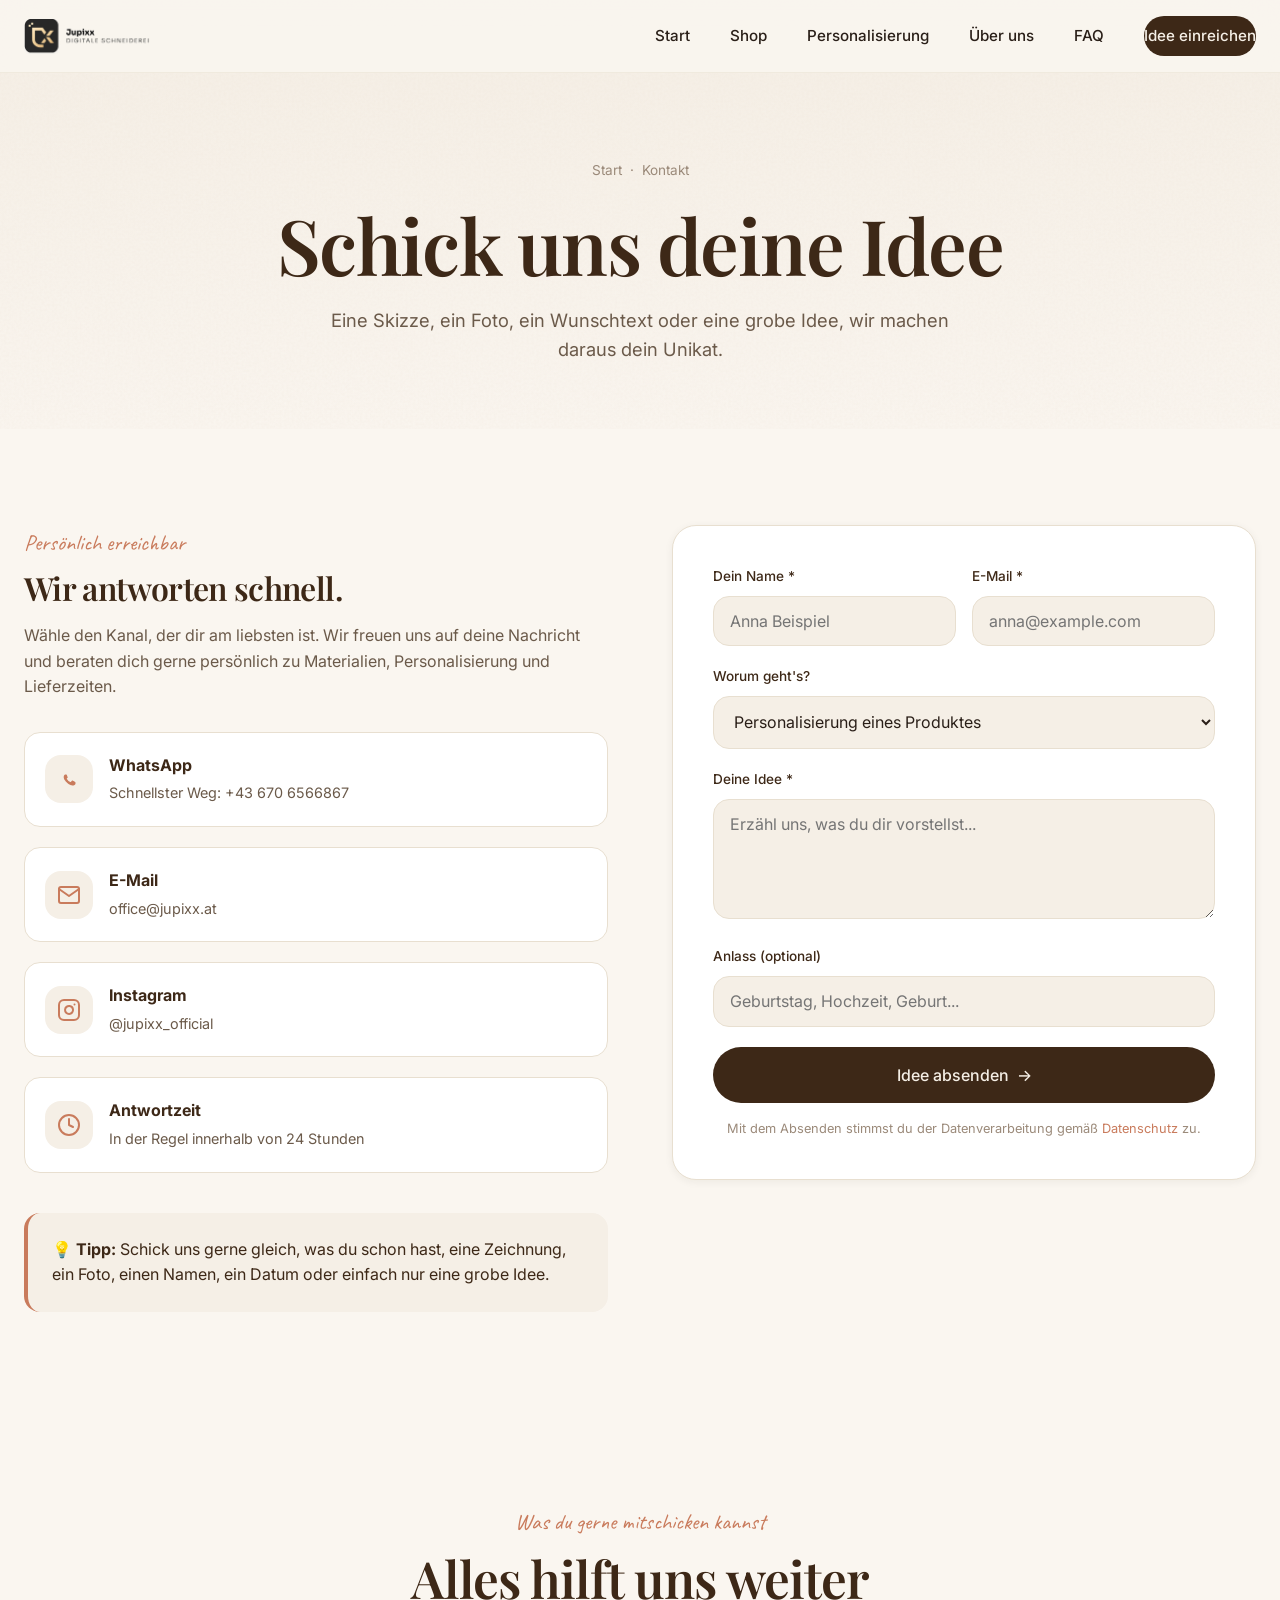
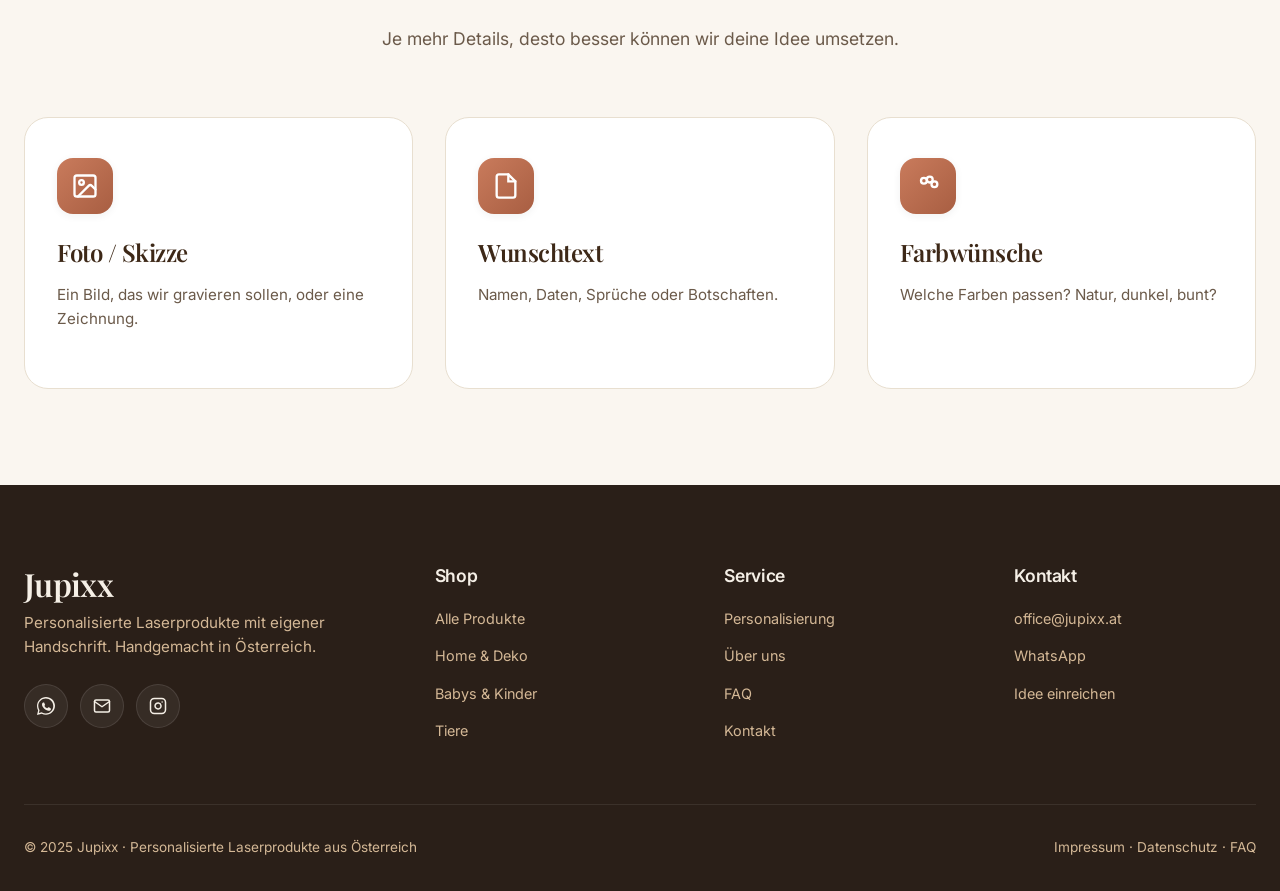
<file: kontakt.html>
<!DOCTYPE html>
<html lang="de">
<head>
  <meta charset="UTF-8">
  <meta name="viewport" content="width=device-width, initial-scale=1.0">
  <title>Kontakt · Jupixx | Idee einreichen</title>
  <meta name="description" content="Schick uns deine Idee, per WhatsApp, E-Mail oder Formular. Jupixx antwortet persönlich und schnell.">
  <meta name="theme-color" content="#2A1F18">
  <link rel="preconnect" href="https://fonts.googleapis.com">
  <link rel="preconnect" href="https://fonts.gstatic.com" crossorigin>
  <link href="https://fonts.googleapis.com/css2?family=Playfair+Display:wght@400;500;600;700&family=Inter:wght@300;400;500;600;700&family=Caveat:wght@400;500;600;700&display=swap" rel="stylesheet">
  <link rel="stylesheet" href="style.css">
  <link rel="icon" type="image/png" href="favicon.png">
</head>
<body>

  <nav class="navbar">
    <div class="nav-container">
      <a href="index.html" class="nav-logo">
        <img src="logo.png" alt="Jupixx, Digitale Schneiderei" class="nav-logo-img">
      </a>
      <div class="nav-toggle"><span></span><span></span><span></span></div>
      <ul class="nav-links">
        <li><a href="index.html">Start</a></li>
        <li><a href="shop.html">Shop</a></li>
        <li><a href="personalisierung.html">Personalisierung</a></li>
        <li><a href="ueber-uns.html">Über uns</a></li>
        <li><a href="faq.html">FAQ</a></li>
        <li><a href="kontakt.html" class="nav-cta active">Idee einreichen</a></li>
      </ul>
    </div>
  </nav>

  <header class="page-header">
    <div class="container">
      <div class="breadcrumb"><a href="index.html">Start</a> · <span>Kontakt</span></div>
      <h1>Schick uns deine Idee</h1>
      <p class="lead">Eine Skizze, ein Foto, ein Wunschtext oder eine grobe Idee, wir machen daraus dein Unikat.</p>
    </div>
  </header>

  <section>
    <div class="container">
      <div class="contact-grid">

        <!-- LINKS: Kontaktinfos -->
        <div class="contact-info reveal">
          <span class="section-eyebrow">Persönlich erreichbar</span>
          <h3 style="font-size: 2rem; margin-bottom: 1rem;">Wir antworten schnell.</h3>
          <p>Wähle den Kanal, der dir am liebsten ist. Wir freuen uns auf deine Nachricht und beraten dich gerne persönlich zu Materialien, Personalisierung und Lieferzeiten.</p>

          <div class="contact-channels">
            <a href="https://wa.me/436706566867?text=Hallo%20Jupixx,%20ich%20habe%20eine%20Idee" target="_blank" rel="noopener" class="contact-channel">
              <div class="contact-channel-icon">
                <svg width="24" height="24" viewBox="0 0 24 24" fill="currentColor"><path d="M17.5 14.5c-.3-.1-1.7-.8-1.9-.9-.3-.1-.5-.1-.7.1-.2.3-.7.9-.9 1.1-.2.2-.3.2-.6.1-1.5-.7-2.5-1.3-3.5-3-.3-.4.3-.4.8-1.3.1-.2 0-.4 0-.5 0-.1-.7-1.6-.9-2.2-.2-.5-.5-.5-.7-.5-.2 0-.4 0-.6 0-.2 0-.5.1-.8.4-.3.3-1 1-1 2.4 0 1.4 1 2.8 1.2 3 .1.2 2.1 3.2 5.1 4.5.7.3 1.3.5 1.7.6.7.2 1.3.2 1.8.1.6-.1 1.7-.7 1.9-1.4.2-.7.2-1.2.2-1.4-.1-.2-.3-.2-.5-.3z"/></svg>
              </div>
              <div>
                <strong>WhatsApp</strong>
                <span>Schnellster Weg: +43 670 6566867</span>
              </div>
            </a>

            <a href="mailto:office@jupixx.at" class="contact-channel">
              <div class="contact-channel-icon">
                <svg width="24" height="24" viewBox="0 0 24 24" fill="none" stroke="currentColor" stroke-width="2" stroke-linecap="round" stroke-linejoin="round"><path d="M4 4h16c1.1 0 2 .9 2 2v12c0 1.1-.9 2-2 2H4c-1.1 0-2-.9-2-2V6c0-1.1.9-2 2-2z"/><polyline points="22,6 12,13 2,6"/></svg>
              </div>
              <div>
                <strong>E-Mail</strong>
                <span>office@jupixx.at</span>
              </div>
            </a>

            <a href="#" class="contact-channel">
              <div class="contact-channel-icon">
                <svg width="24" height="24" viewBox="0 0 24 24" fill="none" stroke="currentColor" stroke-width="2" stroke-linecap="round" stroke-linejoin="round"><rect x="2" y="2" width="20" height="20" rx="5" ry="5"/><path d="M16 11.37A4 4 0 1 1 12.63 8 4 4 0 0 1 16 11.37z"/><line x1="17.5" y1="6.5" x2="17.51" y2="6.5"/></svg>
              </div>
              <div>
                <strong>Instagram</strong>
                <span>@jupixx_official</span>
              </div>
            </a>

            <div class="contact-channel" style="cursor: default;">
              <div class="contact-channel-icon">
                <svg width="24" height="24" viewBox="0 0 24 24" fill="none" stroke="currentColor" stroke-width="2" stroke-linecap="round" stroke-linejoin="round"><circle cx="12" cy="12" r="10"/><polyline points="12 6 12 12 16 14"/></svg>
              </div>
              <div>
                <strong>Antwortzeit</strong>
                <span>In der Regel innerhalb von 24 Stunden</span>
              </div>
            </div>
          </div>

          <div style="margin-top: 2.5rem; padding: 1.5rem; background: var(--color-bg-warm); border-radius: var(--radius-md); border-left: 4px solid var(--color-accent);">
            <p style="margin: 0; color: var(--color-wood-dark);"><strong>💡 Tipp:</strong> Schick uns gerne gleich, was du schon hast, eine Zeichnung, ein Foto, einen Namen, ein Datum oder einfach nur eine grobe Idee.</p>
          </div>
        </div>

        <!-- RECHTS: Kontaktformular -->
        <form class="contact-form reveal reveal-delay-1" onsubmit="event.preventDefault(); this.querySelector('button[type=submit]').click();">
          <div class="form-row">
            <div class="form-group">
              <label for="name">Dein Name *</label>
              <input type="text" id="name" name="name" class="form-input" placeholder="Anna Beispiel" required>
            </div>
            <div class="form-group">
              <label for="email">E-Mail *</label>
              <input type="email" id="email" name="email" class="form-input" placeholder="anna@example.com" required>
            </div>
          </div>

          <div class="form-group">
            <label for="topic">Worum geht's?</label>
            <select id="topic" name="topic" class="form-select">
              <option value="personalisierung">Personalisierung eines Produktes</option>
              <option value="neues-produkt">Idee für ein neues Produkt</option>
              <option value="kinderzeichnung">Kinderzeichnung gravieren</option>
              <option value="business">Business / Branding-Anfrage</option>
              <option value="frage">Allgemeine Frage</option>
            </select>
          </div>

          <div class="form-group">
            <label for="message">Deine Idee *</label>
            <textarea id="message" name="message" class="form-textarea" placeholder="Erzähl uns, was du dir vorstellst..." required></textarea>
          </div>

          <div class="form-group">
            <label for="anlass">Anlass (optional)</label>
            <input type="text" id="anlass" name="anlass" class="form-input" placeholder="Geburtstag, Hochzeit, Geburt...">
          </div>

          <button type="submit" class="btn btn-primary btn-icon" style="width: 100%;">Idee absenden</button>

          <p style="font-size: 0.8rem; color: var(--color-text-muted); margin-top: 1rem; margin-bottom: 0; text-align: center;">
            Mit dem Absenden stimmst du der Datenverarbeitung gemäß <a href="#" style="color: var(--color-accent);">Datenschutz</a> zu.
          </p>
        </form>

      </div>
    </div>
  </section>

  <!-- ===== WAS DU MITSCHICKEN KANNST ===== -->
  <section class="features">
    <div class="container">
      <div class="section-header reveal">
        <span class="section-eyebrow">Was du gerne mitschicken kannst</span>
        <h2 class="section-title">Alles hilft uns weiter</h2>
        <p class="section-subtitle">Je mehr Details, desto besser können wir deine Idee umsetzen.</p>
      </div>

      <div class="features-grid">
        <div class="feature-card reveal">
          <div class="feature-icon">
            <svg width="28" height="28" viewBox="0 0 24 24" fill="none" stroke="currentColor" stroke-width="2" stroke-linecap="round"><path d="M21 19V5a2 2 0 0 0-2-2H5a2 2 0 0 0-2 2v14a2 2 0 0 0 2 2h14a2 2 0 0 0 2-2z"/><circle cx="9" cy="9" r="2"/><path d="M21 15l-3.086-3.086a2 2 0 0 0-2.828 0L6 21"/></svg>
          </div>
          <h3 class="feature-title">Foto / Skizze</h3>
          <p class="feature-desc">Ein Bild, das wir gravieren sollen, oder eine Zeichnung.</p>
        </div>
        <div class="feature-card reveal reveal-delay-1">
          <div class="feature-icon">
            <svg width="28" height="28" viewBox="0 0 24 24" fill="none" stroke="currentColor" stroke-width="2" stroke-linecap="round"><path d="M14 2H6a2 2 0 0 0-2 2v16a2 2 0 0 0 2 2h12a2 2 0 0 0 2-2V8z"/><polyline points="14 2 14 8 20 8"/></svg>
          </div>
          <h3 class="feature-title">Wunschtext</h3>
          <p class="feature-desc">Namen, Daten, Sprüche oder Botschaften.</p>
        </div>
        <div class="feature-card reveal reveal-delay-2">
          <div class="feature-icon">
            <svg width="28" height="28" viewBox="0 0 24 24" fill="none" stroke="currentColor" stroke-width="2" stroke-linecap="round"><circle cx="13.5" cy="6.5" r="2.5"/><circle cx="17.5" cy="10.5" r="2.5"/><circle cx="8.5" cy="7.5" r="2.5"/></svg>
          </div>
          <h3 class="feature-title">Farbwünsche</h3>
          <p class="feature-desc">Welche Farben passen? Natur, dunkel, bunt?</p>
        </div>
      </div>
    </div>
  </section>

  <footer class="footer">
    <div class="container">
      <div class="footer-grid">
        <div class="footer-brand">
          <h3>Jupixx</h3>
          <p>Personalisierte Laserprodukte mit eigener Handschrift. Handgemacht in Österreich.</p>
          <div class="footer-social">
            <a href="https://wa.me/436706566867" aria-label="WhatsApp" target="_blank" rel="noopener"><svg width="18" height="18" viewBox="0 0 24 24" fill="currentColor"><path d="M17.5 14.5c-.3-.1-1.7-.8-1.9-.9-.3-.1-.5-.1-.7.1-.2.3-.7.9-.9 1.1-.2.2-.3.2-.6.1-1.5-.7-2.5-1.3-3.5-3-.3-.4.3-.4.8-1.3.1-.2 0-.4 0-.5 0-.1-.7-1.6-.9-2.2-.2-.5-.5-.5-.7-.5-.2 0-.4 0-.6 0-.2 0-.5.1-.8.4-.3.3-1 1-1 2.4 0 1.4 1 2.8 1.2 3 .1.2 2.1 3.2 5.1 4.5.7.3 1.3.5 1.7.6.7.2 1.3.2 1.8.1.6-.1 1.7-.7 1.9-1.4.2-.7.2-1.2.2-1.4-.1-.2-.3-.2-.5-.3zM12 0C5.4 0 0 5.4 0 12c0 2.1.5 4.1 1.5 5.9L0 24l6.3-1.6c1.7.9 3.7 1.4 5.7 1.4 6.6 0 12-5.4 12-12S18.6 0 12 0zm0 22c-1.9 0-3.7-.5-5.3-1.4l-.4-.2-3.9 1 1-3.8-.2-.4c-1-1.6-1.5-3.4-1.5-5.2 0-5.5 4.5-10 10-10 5.5 0 10 4.5 10 10s-4.5 10-10 10z"/></svg></a>
            <a href="mailto:office@jupixx.at" aria-label="E-Mail"><svg width="18" height="18" viewBox="0 0 24 24" fill="none" stroke="currentColor" stroke-width="2" stroke-linecap="round" stroke-linejoin="round"><path d="M4 4h16c1.1 0 2 .9 2 2v12c0 1.1-.9 2-2 2H4c-1.1 0-2-.9-2-2V6c0-1.1.9-2 2-2z"/><polyline points="22,6 12,13 2,6"/></svg></a>
            <a href="#" aria-label="Instagram"><svg width="18" height="18" viewBox="0 0 24 24" fill="none" stroke="currentColor" stroke-width="2" stroke-linecap="round" stroke-linejoin="round"><rect x="2" y="2" width="20" height="20" rx="5" ry="5"/><path d="M16 11.37A4 4 0 1 1 12.63 8 4 4 0 0 1 16 11.37z"/><line x1="17.5" y1="6.5" x2="17.51" y2="6.5"/></svg></a>
          </div>
        </div>
        <div><h4>Shop</h4><ul><li><a href="shop.html">Alle Produkte</a></li><li><a href="shop.html">Home & Deko</a></li><li><a href="shop.html">Babys & Kinder</a></li><li><a href="shop.html">Tiere</a></li></ul></div>
        <div><h4>Service</h4><ul><li><a href="personalisierung.html">Personalisierung</a></li><li><a href="ueber-uns.html">Über uns</a></li><li><a href="faq.html">FAQ</a></li><li><a href="kontakt.html">Kontakt</a></li></ul></div>
        <div><h4>Kontakt</h4><ul><li><a href="mailto:office@jupixx.at">office@jupixx.at</a></li><li><a href="https://wa.me/436706566867" target="_blank" rel="noopener">WhatsApp</a></li><li><a href="kontakt.html">Idee einreichen</a></li></ul></div>
      </div>
      <div class="footer-bottom">
        <div>© 2025 Jupixx · Personalisierte Laserprodukte aus Österreich</div>
        <div><a href="#">Impressum</a> · <a href="#">Datenschutz</a> · <a href="faq.html">FAQ</a></div>
      </div>
    </div>
  </footer>

  <script src="main.js"></script>
</body>
</html>
</file>
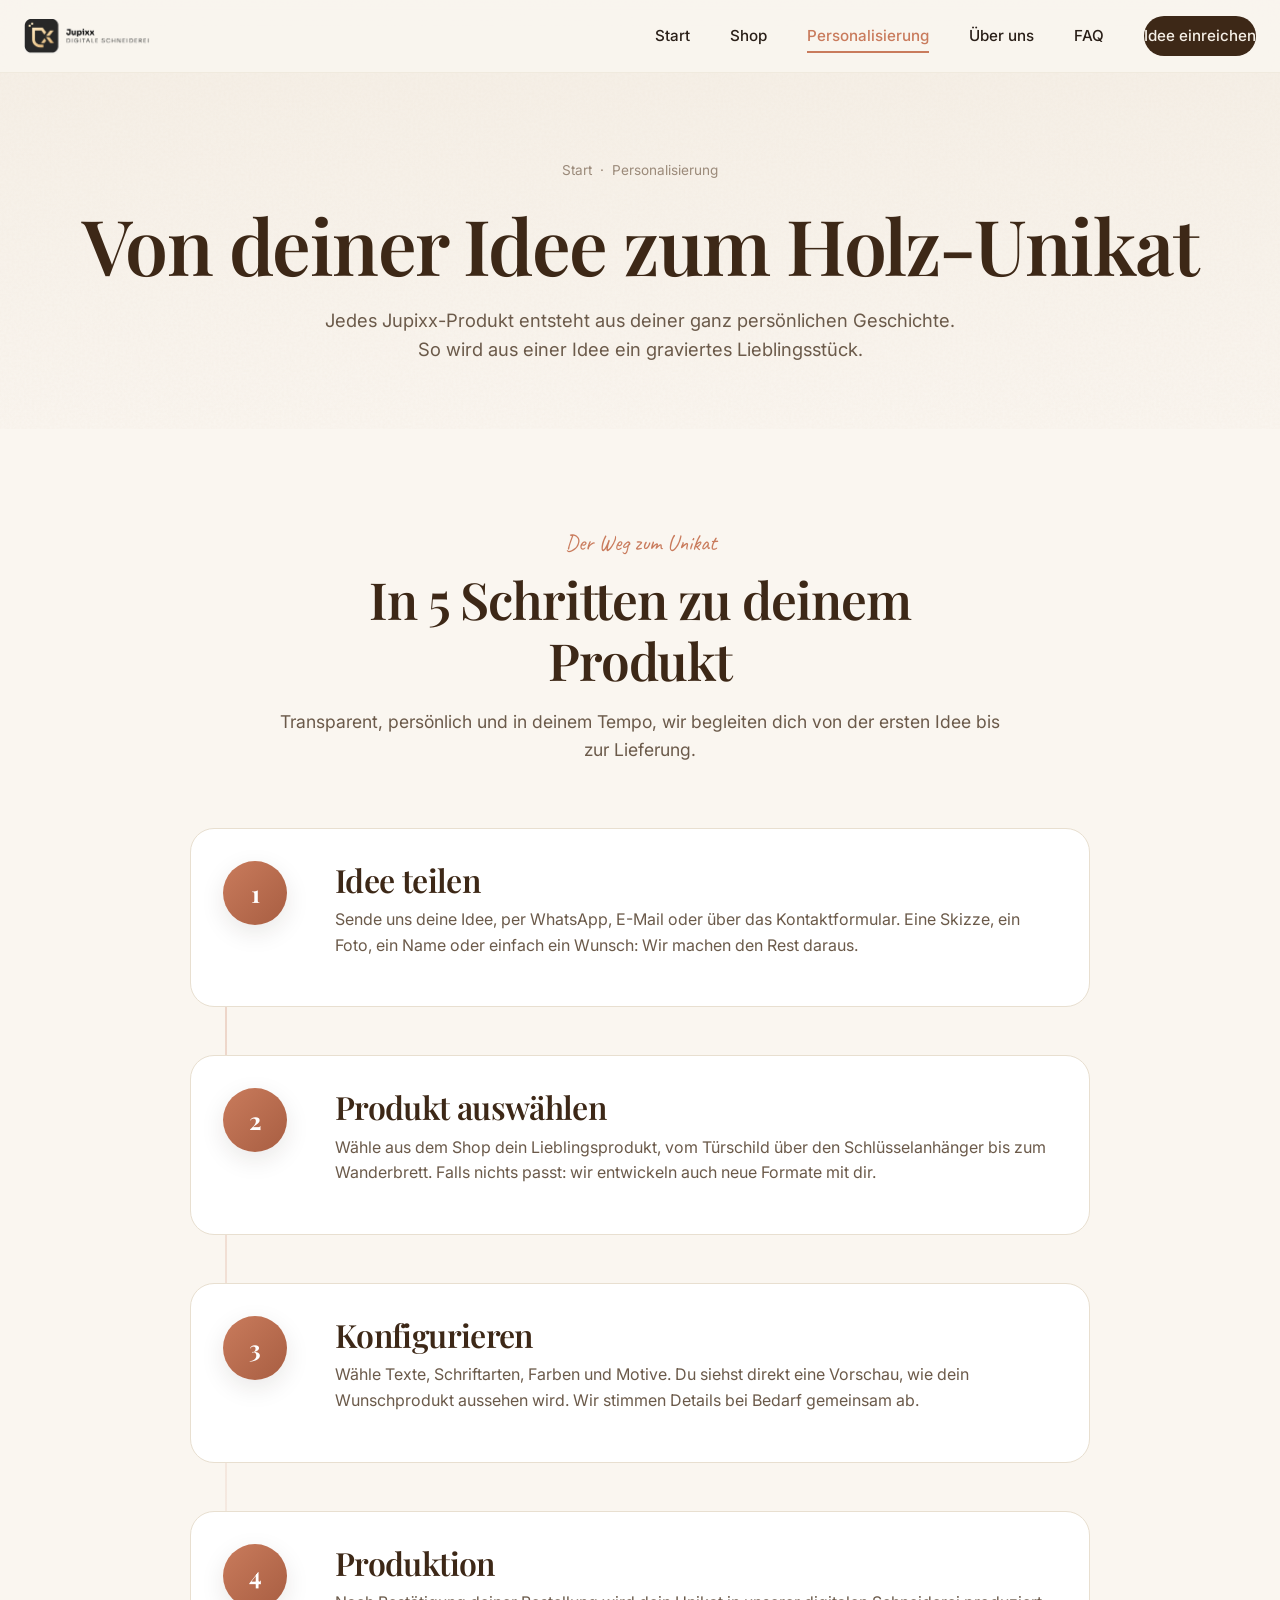
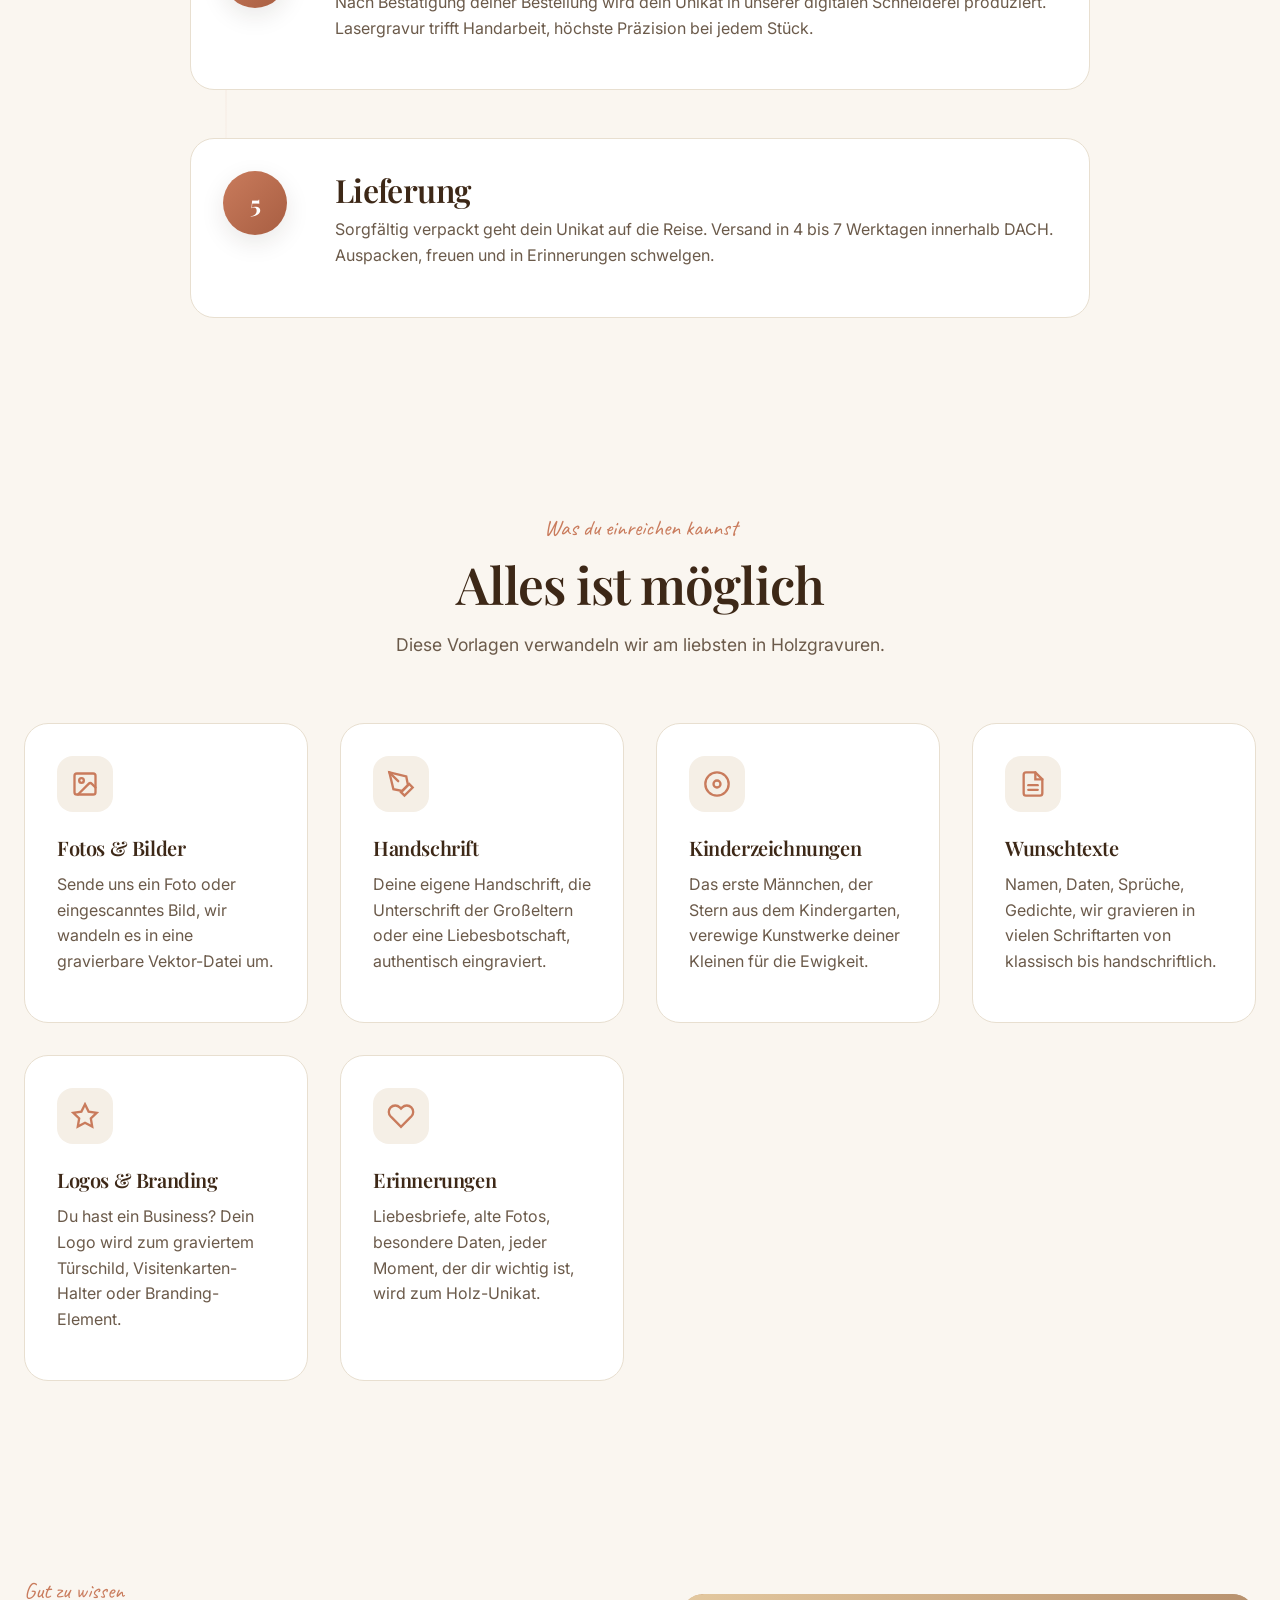
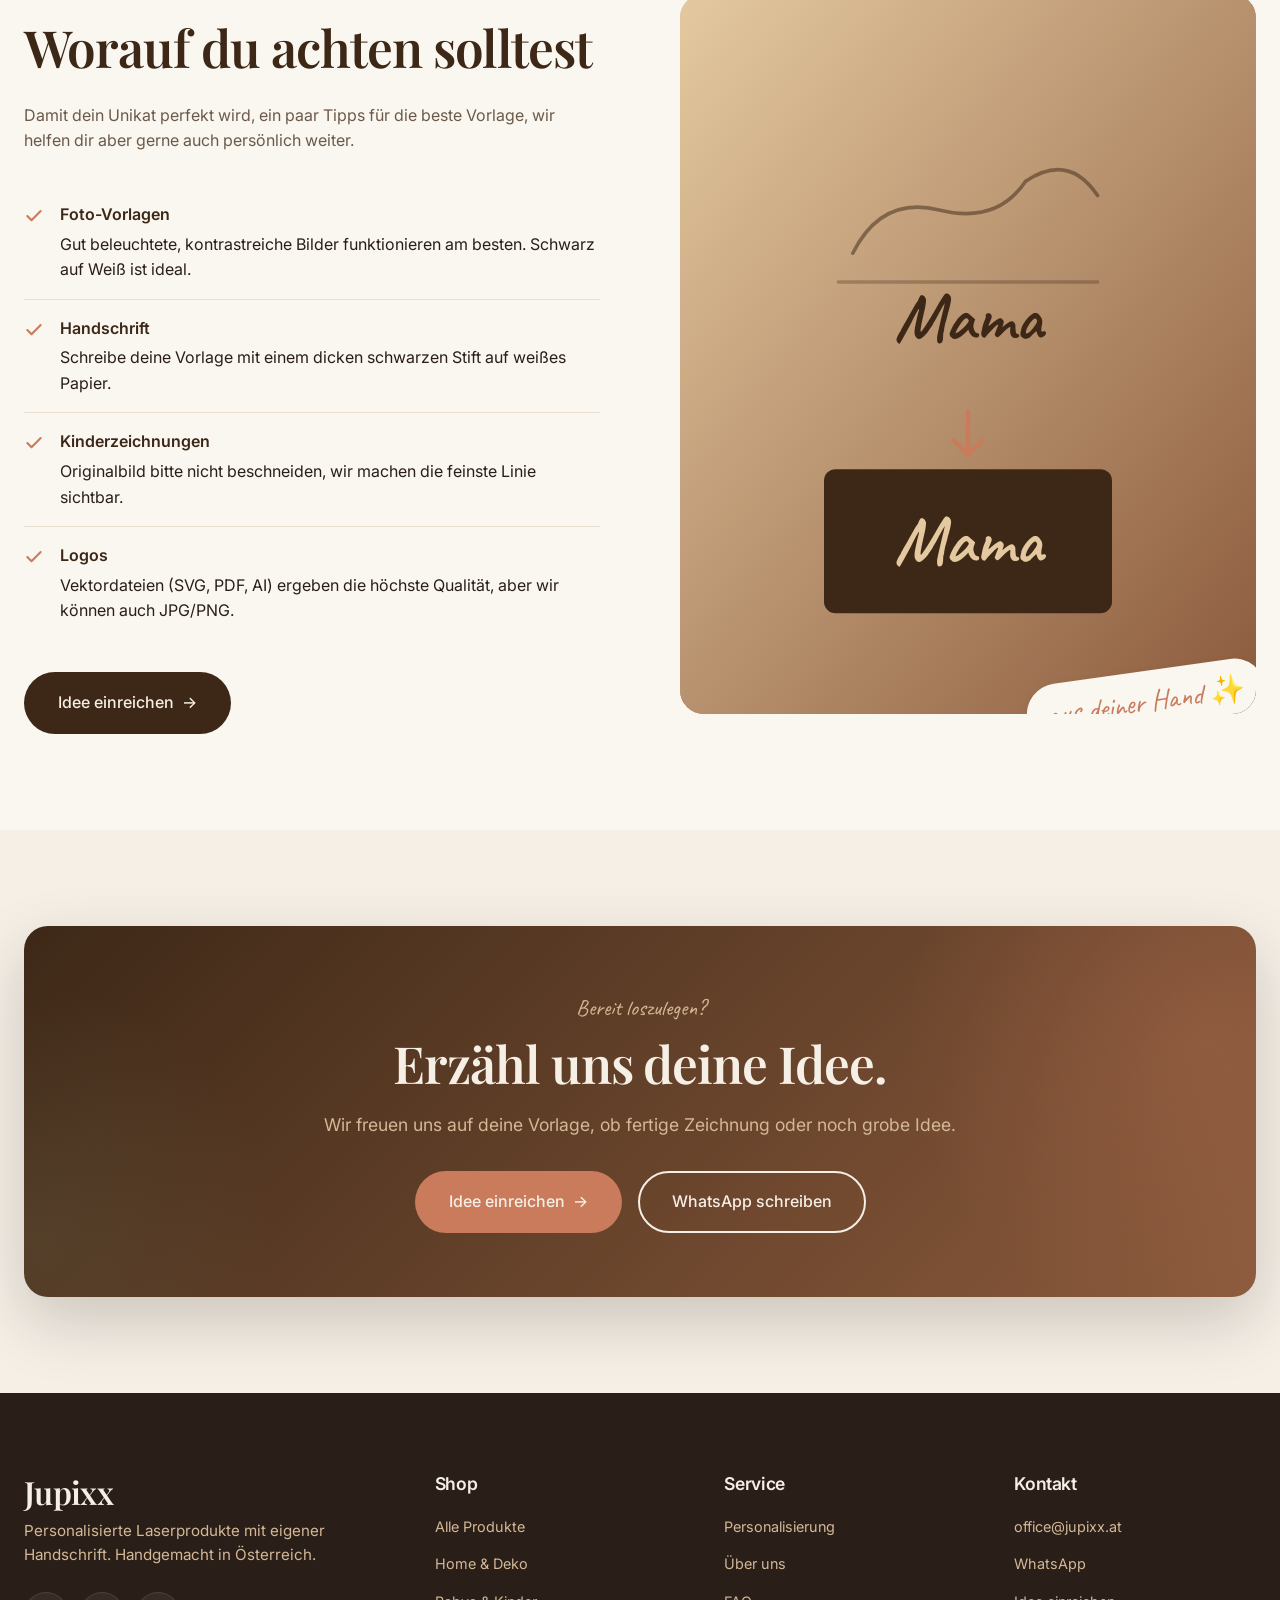
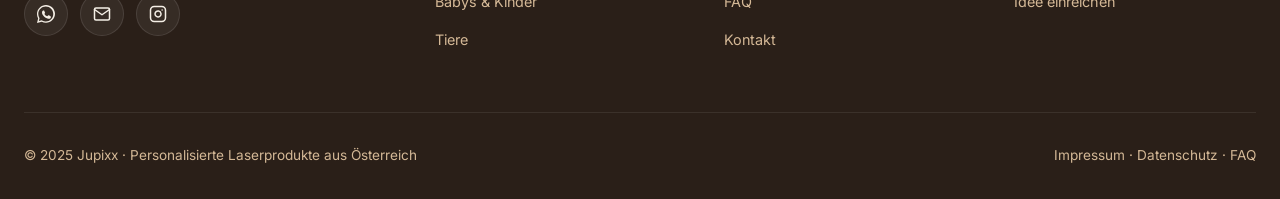
<file: personalisierung.html>
<!DOCTYPE html>
<html lang="de">
<head>
  <meta charset="UTF-8">
  <meta name="viewport" content="width=device-width, initial-scale=1.0">
  <title>Personalisierung · Jupixx | So entsteht dein Unikat</title>
  <meta name="description" content="So funktioniert Personalisierung bei Jupixx: Von der Idee zur Skizze, von der Skizze zum gravierten Holzprodukt. Schritt für Schritt erklärt.">
  <meta name="theme-color" content="#2A1F18">
  <link rel="preconnect" href="https://fonts.googleapis.com">
  <link rel="preconnect" href="https://fonts.gstatic.com" crossorigin>
  <link href="https://fonts.googleapis.com/css2?family=Playfair+Display:wght@400;500;600;700&family=Inter:wght@300;400;500;600;700&family=Caveat:wght@400;500;600;700&display=swap" rel="stylesheet">
  <link rel="stylesheet" href="style.css">
  <link rel="icon" type="image/png" href="favicon.png">
</head>
<body>

  <nav class="navbar">
    <div class="nav-container">
      <a href="index.html" class="nav-logo">
        <img src="logo.png" alt="Jupixx, Digitale Schneiderei" class="nav-logo-img">
      </a>
      <div class="nav-toggle"><span></span><span></span><span></span></div>
      <ul class="nav-links">
        <li><a href="index.html">Start</a></li>
        <li><a href="shop.html">Shop</a></li>
        <li><a href="personalisierung.html" class="active">Personalisierung</a></li>
        <li><a href="ueber-uns.html">Über uns</a></li>
        <li><a href="faq.html">FAQ</a></li>
        <li><a href="kontakt.html" class="nav-cta">Idee einreichen</a></li>
      </ul>
    </div>
  </nav>

  <header class="page-header">
    <div class="container">
      <div class="breadcrumb"><a href="index.html">Start</a> · <span>Personalisierung</span></div>
      <h1>Von deiner Idee zum Holz-Unikat</h1>
      <p class="lead">Jedes Jupixx-Produkt entsteht aus deiner ganz persönlichen Geschichte. So wird aus einer Idee ein graviertes Lieblingsstück.</p>
    </div>
  </header>

  <!-- ===== PROCESS STEPS ===== -->
  <section>
    <div class="container">
      <div class="section-header reveal">
        <span class="section-eyebrow">Der Weg zum Unikat</span>
        <h2 class="section-title">In 5 Schritten zu deinem Produkt</h2>
        <p class="section-subtitle">Transparent, persönlich und in deinem Tempo, wir begleiten dich von der ersten Idee bis zur Lieferung.</p>
      </div>

      <div class="process-steps">
        <div class="process-step reveal">
          <div class="process-step-num">1</div>
          <div>
            <h3>Idee teilen</h3>
            <p>Sende uns deine Idee, per WhatsApp, E-Mail oder über das Kontaktformular. Eine Skizze, ein Foto, ein Name oder einfach ein Wunsch: Wir machen den Rest daraus.</p>
          </div>
        </div>

        <div class="process-step reveal reveal-delay-1">
          <div class="process-step-num">2</div>
          <div>
            <h3>Produkt auswählen</h3>
            <p>Wähle aus dem Shop dein Lieblingsprodukt, vom Türschild über den Schlüsselanhänger bis zum Wanderbrett. Falls nichts passt: wir entwickeln auch neue Formate mit dir.</p>
          </div>
        </div>

        <div class="process-step reveal reveal-delay-2">
          <div class="process-step-num">3</div>
          <div>
            <h3>Konfigurieren</h3>
            <p>Wähle Texte, Schriftarten, Farben und Motive. Du siehst direkt eine Vorschau, wie dein Wunschprodukt aussehen wird. Wir stimmen Details bei Bedarf gemeinsam ab.</p>
          </div>
        </div>

        <div class="process-step reveal reveal-delay-3">
          <div class="process-step-num">4</div>
          <div>
            <h3>Produktion</h3>
            <p>Nach Bestätigung deiner Bestellung wird dein Unikat in unserer digitalen Schneiderei produziert. Lasergravur trifft Handarbeit, höchste Präzision bei jedem Stück.</p>
          </div>
        </div>

        <div class="process-step reveal reveal-delay-4">
          <div class="process-step-num">5</div>
          <div>
            <h3>Lieferung</h3>
            <p>Sorgfältig verpackt geht dein Unikat auf die Reise. Versand in 4 bis 7 Werktagen innerhalb DACH. Auspacken, freuen und in Erinnerungen schwelgen.</p>
          </div>
        </div>
      </div>
    </div>
  </section>

  <!-- ===== WAS DU EINREICHEN KANNST ===== -->
  <section class="story">
    <div class="container">
      <div class="section-header reveal">
        <span class="section-eyebrow">Was du einreichen kannst</span>
        <h2 class="section-title">Alles ist möglich</h2>
        <p class="section-subtitle">Diese Vorlagen verwandeln wir am liebsten in Holzgravuren.</p>
      </div>

      <div class="info-grid">
        <div class="info-box reveal">
          <div class="info-box-icon">
            <svg width="28" height="28" viewBox="0 0 24 24" fill="none" stroke="currentColor" stroke-width="2" stroke-linecap="round"><path d="M21 19V5a2 2 0 0 0-2-2H5a2 2 0 0 0-2 2v14a2 2 0 0 0 2 2h14a2 2 0 0 0 2-2z"/><circle cx="9" cy="9" r="2"/><path d="M21 15l-3.086-3.086a2 2 0 0 0-2.828 0L6 21"/></svg>
          </div>
          <h3>Fotos & Bilder</h3>
          <p>Sende uns ein Foto oder eingescanntes Bild, wir wandeln es in eine gravierbare Vektor-Datei um.</p>
        </div>

        <div class="info-box reveal reveal-delay-1">
          <div class="info-box-icon">
            <svg width="28" height="28" viewBox="0 0 24 24" fill="none" stroke="currentColor" stroke-width="2" stroke-linecap="round"><path d="M12 19l7-7 3 3-7 7-3-3z"/><path d="M18 13l-1.5-7.5L2 2l3.5 14.5L13 18l5-5z"/><path d="M2 2l7.586 7.586"/></svg>
          </div>
          <h3>Handschrift</h3>
          <p>Deine eigene Handschrift, die Unterschrift der Großeltern oder eine Liebesbotschaft, authentisch eingraviert.</p>
        </div>

        <div class="info-box reveal reveal-delay-2">
          <div class="info-box-icon">
            <svg width="28" height="28" viewBox="0 0 24 24" fill="none" stroke="currentColor" stroke-width="2" stroke-linecap="round"><circle cx="12" cy="12" r="10"/><circle cx="12" cy="12" r="3"/></svg>
          </div>
          <h3>Kinderzeichnungen</h3>
          <p>Das erste Männchen, der Stern aus dem Kindergarten, verewige Kunstwerke deiner Kleinen für die Ewigkeit.</p>
        </div>

        <div class="info-box reveal reveal-delay-3">
          <div class="info-box-icon">
            <svg width="28" height="28" viewBox="0 0 24 24" fill="none" stroke="currentColor" stroke-width="2" stroke-linecap="round"><path d="M14 2H6a2 2 0 0 0-2 2v16a2 2 0 0 0 2 2h12a2 2 0 0 0 2-2V8z"/><polyline points="14 2 14 8 20 8"/><line x1="16" y1="13" x2="8" y2="13"/><line x1="16" y1="17" x2="8" y2="17"/></svg>
          </div>
          <h3>Wunschtexte</h3>
          <p>Namen, Daten, Sprüche, Gedichte, wir gravieren in vielen Schriftarten von klassisch bis handschriftlich.</p>
        </div>

        <div class="info-box reveal reveal-delay-4">
          <div class="info-box-icon">
            <svg width="28" height="28" viewBox="0 0 24 24" fill="none" stroke="currentColor" stroke-width="2" stroke-linecap="round"><polygon points="12 2 15.09 8.26 22 9.27 17 14.14 18.18 21.02 12 17.77 5.82 21.02 7 14.14 2 9.27 8.91 8.26 12 2"/></svg>
          </div>
          <h3>Logos & Branding</h3>
          <p>Du hast ein Business? Dein Logo wird zum graviertem Türschild, Visitenkarten-Halter oder Branding-Element.</p>
        </div>

        <div class="info-box reveal">
          <div class="info-box-icon">
            <svg width="28" height="28" viewBox="0 0 24 24" fill="none" stroke="currentColor" stroke-width="2" stroke-linecap="round"><path d="M20.84 4.61a5.5 5.5 0 0 0-7.78 0L12 5.67l-1.06-1.06a5.5 5.5 0 0 0-7.78 7.78l1.06 1.06L12 21.23l7.78-7.78 1.06-1.06a5.5 5.5 0 0 0 0-7.78z"/></svg>
          </div>
          <h3>Erinnerungen</h3>
          <p>Liebesbriefe, alte Fotos, besondere Daten, jeder Moment, der dir wichtig ist, wird zum Holz-Unikat.</p>
        </div>
      </div>
    </div>
  </section>

  <!-- ===== TIPS / GOOD TO KNOW ===== -->
  <section>
    <div class="container">
      <div class="story-content">
        <div class="story-text reveal">
          <span class="section-eyebrow">Gut zu wissen</span>
          <h2>Worauf du achten solltest</h2>
          <p>Damit dein Unikat perfekt wird, ein paar Tipps für die beste Vorlage, wir helfen dir aber gerne auch persönlich weiter.</p>

          <ul class="story-features">
            <li>
              <svg width="20" height="20" viewBox="0 0 24 24" fill="none" stroke="currentColor" stroke-width="2.5" stroke-linecap="round" stroke-linejoin="round"><polyline points="20 6 9 17 4 12"/></svg>
              <div><strong>Foto-Vorlagen</strong>Gut beleuchtete, kontrastreiche Bilder funktionieren am besten. Schwarz auf Weiß ist ideal.</div>
            </li>
            <li>
              <svg width="20" height="20" viewBox="0 0 24 24" fill="none" stroke="currentColor" stroke-width="2.5" stroke-linecap="round" stroke-linejoin="round"><polyline points="20 6 9 17 4 12"/></svg>
              <div><strong>Handschrift</strong>Schreibe deine Vorlage mit einem dicken schwarzen Stift auf weißes Papier.</div>
            </li>
            <li>
              <svg width="20" height="20" viewBox="0 0 24 24" fill="none" stroke="currentColor" stroke-width="2.5" stroke-linecap="round" stroke-linejoin="round"><polyline points="20 6 9 17 4 12"/></svg>
              <div><strong>Kinderzeichnungen</strong>Originalbild bitte nicht beschneiden, wir machen die feinste Linie sichtbar.</div>
            </li>
            <li>
              <svg width="20" height="20" viewBox="0 0 24 24" fill="none" stroke="currentColor" stroke-width="2.5" stroke-linecap="round" stroke-linejoin="round"><polyline points="20 6 9 17 4 12"/></svg>
              <div><strong>Logos</strong>Vektordateien (SVG, PDF, AI) ergeben die höchste Qualität, aber wir können auch JPG/PNG.</div>
            </li>
          </ul>

          <a href="kontakt.html" class="btn btn-primary btn-icon mt-2">Idee einreichen</a>
        </div>

        <div class="story-image reveal reveal-delay-1">
          <svg viewBox="0 0 400 500" preserveAspectRatio="xMidYMid slice" xmlns="http://www.w3.org/2000/svg">
            <defs>
              <linearGradient id="tg1" x1="0%" y1="0%" x2="100%" y2="100%">
                <stop offset="0%" stop-color="#E4C9A0"/>
                <stop offset="100%" stop-color="#8B5A3C"/>
              </linearGradient>
            </defs>
            <rect width="400" height="500" fill="url(#tg1)"/>

            <!-- Bleistift-Skizze -->
            <g transform="translate(200,180)" stroke="#3D2817" stroke-width="2.5" fill="none" stroke-linecap="round">
              <path d="M-80,0 Q-60,-40 -20,-30 Q20,-20 40,-50 Q70,-70 90,-40" opacity="0.5"/>
              <path d="M-90,20 L90,20" opacity="0.3"/>
              <text x="0" y="60" text-anchor="middle" font-family="Caveat,cursive" font-size="48" fill="#3D2817" font-weight="600" stroke="none">Mama</text>
            </g>

            <!-- Pfeil -->
            <g transform="translate(200,290)" stroke="#C97B5C" stroke-width="3" fill="none" stroke-linecap="round">
              <line x1="0" y1="0" x2="0" y2="30"/>
              <polyline points="-10,20 0,30 10,20"/>
            </g>

            <!-- Fertiges Produkt -->
            <g transform="translate(200,380)">
              <rect x="-100" y="-50" width="200" height="100" rx="8" fill="#3D2817"/>
              <text x="0" y="15" text-anchor="middle" font-family="Caveat,cursive" font-size="48" fill="#E4C9A0" font-weight="600">Mama</text>
            </g>
          </svg>
          <div class="story-decoration">aus deiner Hand ✨</div>
        </div>
      </div>
    </div>
  </section>

  <!-- ===== CTA ===== -->
  <section class="cta">
    <div class="container">
      <div class="cta-card reveal">
        <div class="cta-content">
          <span class="section-eyebrow">Bereit loszulegen?</span>
          <h2>Erzähl uns deine Idee.</h2>
          <p>Wir freuen uns auf deine Vorlage, ob fertige Zeichnung oder noch grobe Idee.</p>
          <div class="cta-actions">
            <a href="kontakt.html" class="btn btn-primary btn-icon">Idee einreichen</a>
            <a href="https://wa.me/436706566867?text=Hallo%20Jupixx,%20ich%20habe%20eine%20Idee" target="_blank" rel="noopener" class="btn btn-secondary">WhatsApp schreiben</a>
          </div>
        </div>
      </div>
    </div>
  </section>

  <footer class="footer">
    <div class="container">
      <div class="footer-grid">
        <div class="footer-brand">
          <h3>Jupixx</h3>
          <p>Personalisierte Laserprodukte mit eigener Handschrift. Handgemacht in Österreich.</p>
          <div class="footer-social">
            <a href="https://wa.me/436706566867" aria-label="WhatsApp" target="_blank" rel="noopener"><svg width="18" height="18" viewBox="0 0 24 24" fill="currentColor"><path d="M17.5 14.5c-.3-.1-1.7-.8-1.9-.9-.3-.1-.5-.1-.7.1-.2.3-.7.9-.9 1.1-.2.2-.3.2-.6.1-1.5-.7-2.5-1.3-3.5-3-.3-.4.3-.4.8-1.3.1-.2 0-.4 0-.5 0-.1-.7-1.6-.9-2.2-.2-.5-.5-.5-.7-.5-.2 0-.4 0-.6 0-.2 0-.5.1-.8.4-.3.3-1 1-1 2.4 0 1.4 1 2.8 1.2 3 .1.2 2.1 3.2 5.1 4.5.7.3 1.3.5 1.7.6.7.2 1.3.2 1.8.1.6-.1 1.7-.7 1.9-1.4.2-.7.2-1.2.2-1.4-.1-.2-.3-.2-.5-.3zM12 0C5.4 0 0 5.4 0 12c0 2.1.5 4.1 1.5 5.9L0 24l6.3-1.6c1.7.9 3.7 1.4 5.7 1.4 6.6 0 12-5.4 12-12S18.6 0 12 0zm0 22c-1.9 0-3.7-.5-5.3-1.4l-.4-.2-3.9 1 1-3.8-.2-.4c-1-1.6-1.5-3.4-1.5-5.2 0-5.5 4.5-10 10-10 5.5 0 10 4.5 10 10s-4.5 10-10 10z"/></svg></a>
            <a href="mailto:office@jupixx.at" aria-label="E-Mail"><svg width="18" height="18" viewBox="0 0 24 24" fill="none" stroke="currentColor" stroke-width="2" stroke-linecap="round" stroke-linejoin="round"><path d="M4 4h16c1.1 0 2 .9 2 2v12c0 1.1-.9 2-2 2H4c-1.1 0-2-.9-2-2V6c0-1.1.9-2 2-2z"/><polyline points="22,6 12,13 2,6"/></svg></a>
            <a href="#" aria-label="Instagram"><svg width="18" height="18" viewBox="0 0 24 24" fill="none" stroke="currentColor" stroke-width="2" stroke-linecap="round" stroke-linejoin="round"><rect x="2" y="2" width="20" height="20" rx="5" ry="5"/><path d="M16 11.37A4 4 0 1 1 12.63 8 4 4 0 0 1 16 11.37z"/><line x1="17.5" y1="6.5" x2="17.51" y2="6.5"/></svg></a>
          </div>
        </div>
        <div><h4>Shop</h4><ul><li><a href="shop.html">Alle Produkte</a></li><li><a href="shop.html">Home & Deko</a></li><li><a href="shop.html">Babys & Kinder</a></li><li><a href="shop.html">Tiere</a></li></ul></div>
        <div><h4>Service</h4><ul><li><a href="personalisierung.html">Personalisierung</a></li><li><a href="ueber-uns.html">Über uns</a></li><li><a href="faq.html">FAQ</a></li><li><a href="kontakt.html">Kontakt</a></li></ul></div>
        <div><h4>Kontakt</h4><ul><li><a href="mailto:office@jupixx.at">office@jupixx.at</a></li><li><a href="https://wa.me/436706566867" target="_blank" rel="noopener">WhatsApp</a></li><li><a href="kontakt.html">Idee einreichen</a></li></ul></div>
      </div>
      <div class="footer-bottom">
        <div>© 2025 Jupixx · Personalisierte Laserprodukte aus Österreich</div>
        <div><a href="#">Impressum</a> · <a href="#">Datenschutz</a> · <a href="faq.html">FAQ</a></div>
      </div>
    </div>
  </footer>

  <script src="main.js"></script>
</body>
</html>
</file>
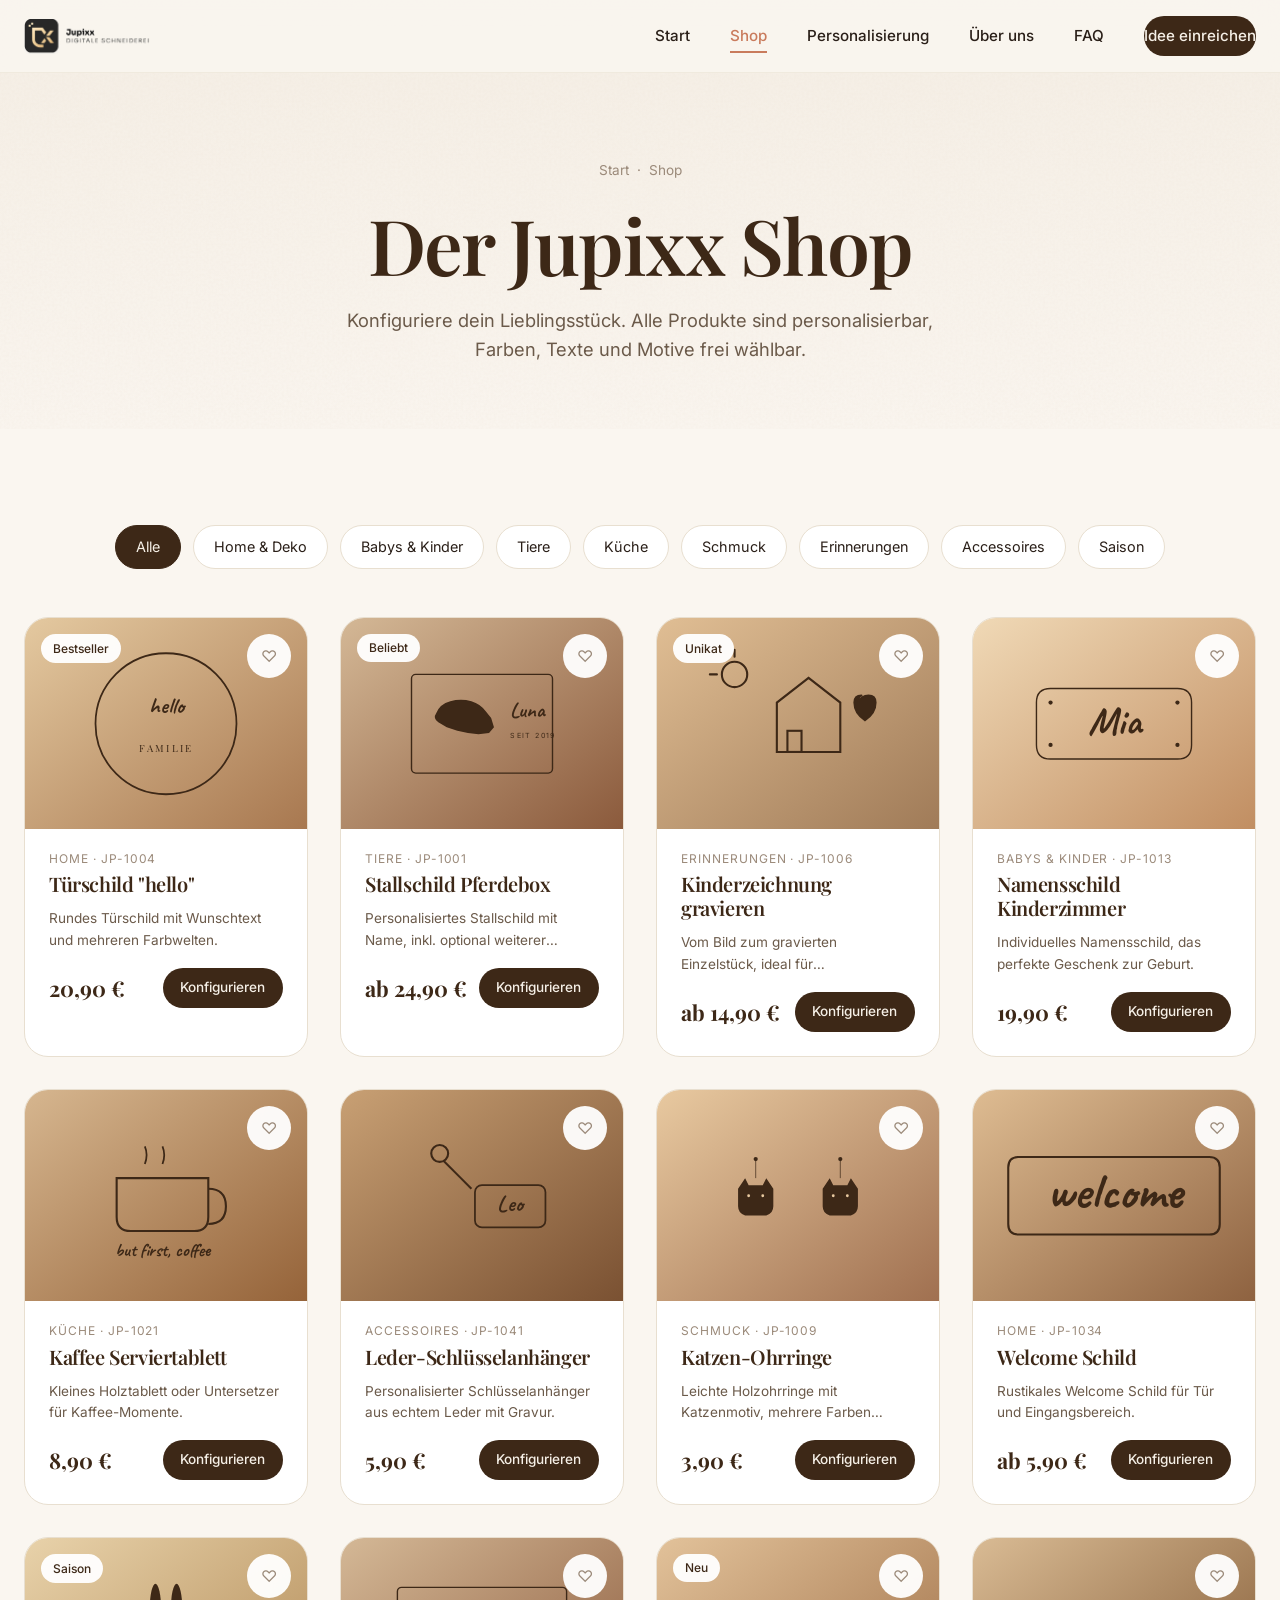
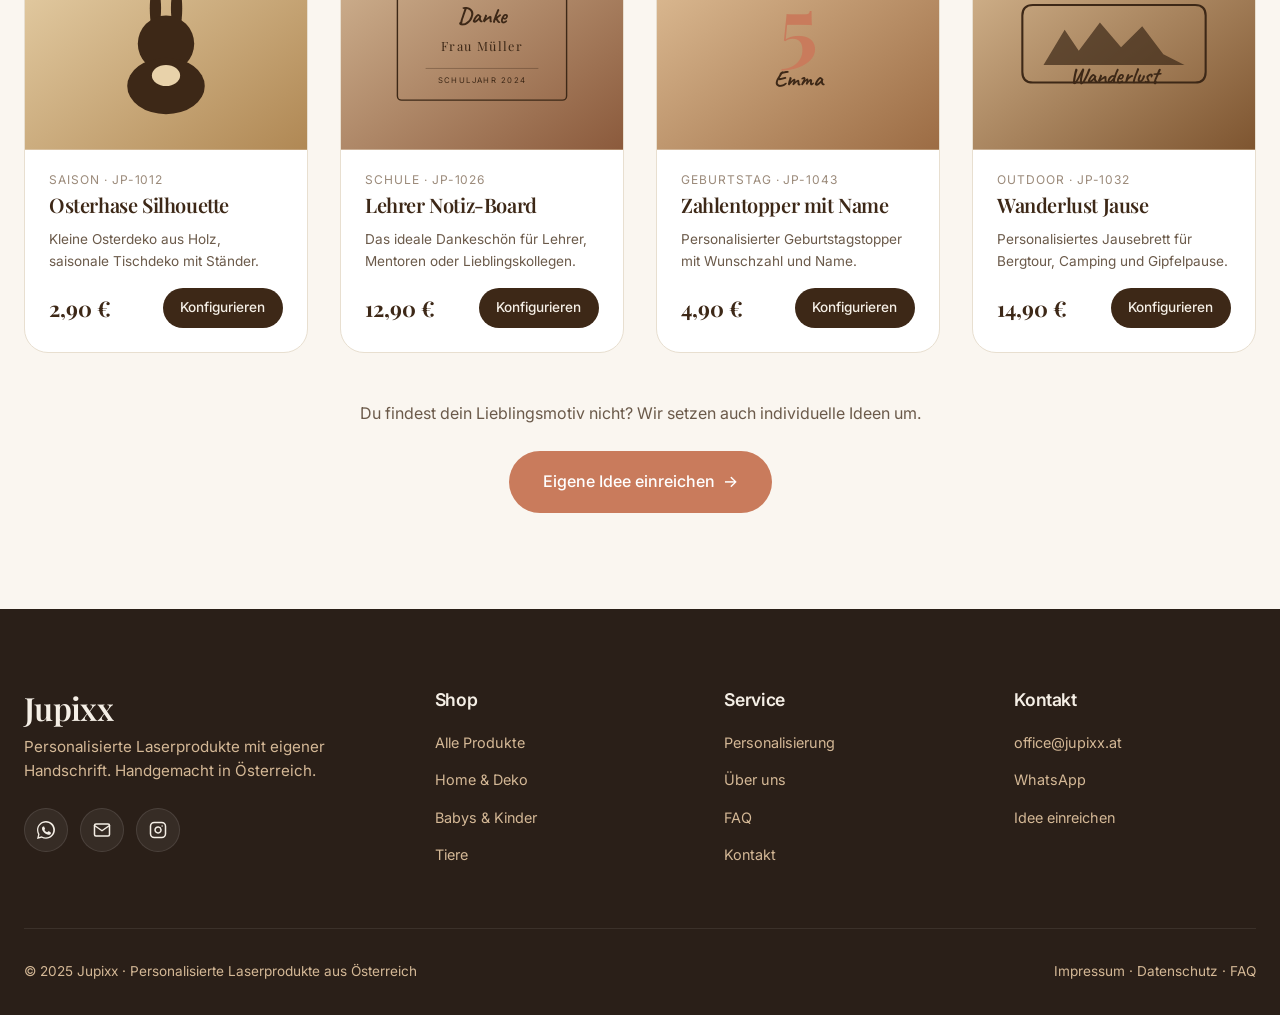
<file: shop.html>
<!DOCTYPE html>
<html lang="de">
<head>
  <meta charset="UTF-8">
  <meta name="viewport" content="width=device-width, initial-scale=1.0">
  <title>Shop · Jupixx | Personalisierte Holzprodukte</title>
  <meta name="description" content="Entdecke alle personalisierten Holzprodukte von Jupixx: Türschilder, Namensschilder, Stallschilder, Geschenke und mehr, mit Liebe lasergraviert.">
  <meta name="theme-color" content="#2A1F18">

  <link rel="preconnect" href="https://fonts.googleapis.com">
  <link rel="preconnect" href="https://fonts.gstatic.com" crossorigin>
  <link href="https://fonts.googleapis.com/css2?family=Playfair+Display:wght@400;500;600;700&family=Inter:wght@300;400;500;600;700&family=Caveat:wght@400;500;600;700&display=swap" rel="stylesheet">
  <link rel="stylesheet" href="style.css">
  <link rel="icon" type="image/png" href="favicon.png">
</head>
<body>

  <!-- ===== NAVIGATION ===== -->
  <nav class="navbar">
    <div class="nav-container">
      <a href="index.html" class="nav-logo">
        <img src="logo.png" alt="Jupixx, Digitale Schneiderei" class="nav-logo-img">
      </a>
      <div class="nav-toggle"><span></span><span></span><span></span></div>
      <ul class="nav-links">
        <li><a href="index.html">Start</a></li>
        <li><a href="shop.html" class="active">Shop</a></li>
        <li><a href="personalisierung.html">Personalisierung</a></li>
        <li><a href="ueber-uns.html">Über uns</a></li>
        <li><a href="faq.html">FAQ</a></li>
        <li><a href="kontakt.html" class="nav-cta">Idee einreichen</a></li>
      </ul>
    </div>
  </nav>

  <!-- ===== PAGE HEADER ===== -->
  <header class="page-header">
    <div class="container">
      <div class="breadcrumb">
        <a href="index.html">Start</a> · <span>Shop</span>
      </div>
      <h1>Der Jupixx Shop</h1>
      <p class="lead">Konfiguriere dein Lieblingsstück. Alle Produkte sind personalisierbar, Farben, Texte und Motive frei wählbar.</p>
    </div>
  </header>

  <!-- ===== PRODUCT FILTER & GRID ===== -->
  <section class="products" style="background: var(--color-bg);">
    <div class="container">

      <div class="products-filter reveal">
        <button class="filter-btn active" data-filter="all">Alle</button>
        <button class="filter-btn" data-filter="home">Home & Deko</button>
        <button class="filter-btn" data-filter="kinder">Babys & Kinder</button>
        <button class="filter-btn" data-filter="tiere">Tiere</button>
        <button class="filter-btn" data-filter="kueche">Küche</button>
        <button class="filter-btn" data-filter="schmuck">Schmuck</button>
        <button class="filter-btn" data-filter="erinnerungen">Erinnerungen</button>
        <button class="filter-btn" data-filter="accessoires">Accessoires</button>
        <button class="filter-btn" data-filter="saison">Saison</button>
      </div>

      <div class="products-grid">
        <!-- Produkt 1: Türschild hello -->
        <article class="product-card reveal" data-category="home">
          <div class="product-image">
            <span class="product-badge">Bestseller</span>
            <button class="product-fav" aria-label="Favorit">♡</button>
            <svg viewBox="0 0 400 300" preserveAspectRatio="xMidYMid slice" xmlns="http://www.w3.org/2000/svg">
              <defs><linearGradient id="s1" x1="0%" y1="0%" x2="100%" y2="100%"><stop offset="0%" stop-color="#E4C9A0"/><stop offset="100%" stop-color="#A87850"/></linearGradient></defs>
              <rect width="400" height="300" fill="url(#s1)"/>
              <g transform="translate(200,150)">
                <circle r="100" fill="none" stroke="#3D2817" stroke-width="2.5"/>
                <text x="0" y="-15" text-anchor="middle" font-family="Caveat,cursive" font-size="32" fill="#3D2817" font-weight="700">hello</text>
                <text x="0" y="40" text-anchor="middle" font-family="Playfair Display,serif" font-size="14" fill="#3D2817" letter-spacing="3">FAMILIE</text>
              </g>
            </svg>
          </div>
          <div class="product-info">
            <div class="product-category">Home · JP-1004</div>
            <h3 class="product-title">Türschild "hello"</h3>
            <p class="product-desc">Rundes Türschild mit Wunschtext und mehreren Farbwelten.</p>
            <div class="product-footer">
              <div class="product-price">20,90 €</div>
              <a href="kontakt.html" class="product-btn">Konfigurieren</a>
            </div>
          </div>
        </article>

        <!-- Produkt 2: Stallschild -->
        <article class="product-card reveal" data-category="tiere">
          <div class="product-image">
            <span class="product-badge">Beliebt</span>
            <button class="product-fav" aria-label="Favorit">♡</button>
            <svg viewBox="0 0 400 300" preserveAspectRatio="xMidYMid slice" xmlns="http://www.w3.org/2000/svg">
              <defs><linearGradient id="s2" x1="0%" y1="0%" x2="100%" y2="100%"><stop offset="0%" stop-color="#D4B896"/><stop offset="100%" stop-color="#8B5A3C"/></linearGradient></defs>
              <rect width="400" height="300" fill="url(#s2)"/>
              <rect x="100" y="80" width="200" height="140" rx="6" fill="none" stroke="#3D2817" stroke-width="2"/>
              <g transform="translate(180,150)"><path d="M-45,-15 Q-40,-28 -25,-32 Q-10,-36 5,-32 Q18,-28 25,-18 L33,-8 L37,5 L30,13 L15,15 L0,13 L-15,10 L-30,5 L-42,-2 Q-50,-8 -45,-15 Z" fill="#3D2817"/></g>
              <text x="240" y="140" font-family="Caveat,cursive" font-size="30" fill="#3D2817" font-weight="700">Luna</text>
              <text x="240" y="170" font-family="Inter,sans-serif" font-size="10" fill="#3D2817" letter-spacing="2">SEIT 2019</text>
            </svg>
          </div>
          <div class="product-info">
            <div class="product-category">Tiere · JP-1001</div>
            <h3 class="product-title">Stallschild Pferdebox</h3>
            <p class="product-desc">Personalisiertes Stallschild mit Name, inkl. optional weiterer Textzeilen.</p>
            <div class="product-footer">
              <div class="product-price">ab 24,90 €</div>
              <a href="kontakt.html" class="product-btn">Konfigurieren</a>
            </div>
          </div>
        </article>

        <!-- Produkt 3: Kinderzeichnung -->
        <article class="product-card reveal" data-category="erinnerungen">
          <div class="product-image">
            <span class="product-badge">Unikat</span>
            <button class="product-fav" aria-label="Favorit">♡</button>
            <svg viewBox="0 0 400 300" preserveAspectRatio="xMidYMid slice" xmlns="http://www.w3.org/2000/svg">
              <defs><linearGradient id="s3" x1="0%" y1="0%" x2="100%" y2="100%"><stop offset="0%" stop-color="#E0BE94"/><stop offset="100%" stop-color="#A07B58"/></linearGradient></defs>
              <rect width="400" height="300" fill="url(#s3)"/>
              <g transform="translate(200,150)" stroke="#3D2817" stroke-width="3" fill="none" stroke-linecap="round">
                <circle cx="-90" cy="-70" r="18"/>
                <line x1="-90" y1="-95" x2="-90" y2="-105"/>
                <line x1="-115" y1="-70" x2="-125" y2="-70"/>
                <path d="M-30,-30 L-30,40 L60,40 L60,-30 L15,-65 Z"/>
                <rect x="-15" y="10" width="20" height="30"/>
                <path d="M85,-30 Q90,-40 100,-40 Q110,-40 110,-30 Q110,-15 95,-5 Q80,-15 80,-30 Q80,-40 90,-40" fill="#3D2817"/>
              </g>
            </svg>
          </div>
          <div class="product-info">
            <div class="product-category">Erinnerungen · JP-1006</div>
            <h3 class="product-title">Kinderzeichnung gravieren</h3>
            <p class="product-desc">Vom Bild zum gravierten Einzelstück, ideal für Erinnerungsstücke.</p>
            <div class="product-footer">
              <div class="product-price">ab 14,90 €</div>
              <a href="kontakt.html" class="product-btn">Konfigurieren</a>
            </div>
          </div>
        </article>

        <!-- Produkt 4: Namensschild Kinderzimmer -->
        <article class="product-card reveal" data-category="kinder">
          <div class="product-image">
            <button class="product-fav" aria-label="Favorit">♡</button>
            <svg viewBox="0 0 400 300" preserveAspectRatio="xMidYMid slice" xmlns="http://www.w3.org/2000/svg">
              <defs><linearGradient id="s4" x1="0%" y1="0%" x2="100%" y2="100%"><stop offset="0%" stop-color="#F0D9B6"/><stop offset="100%" stop-color="#C18E62"/></linearGradient></defs>
              <rect width="400" height="300" fill="url(#s4)"/>
              <g transform="translate(200,150)">
                <path d="M-110,-30 Q-110,-50 -90,-50 L90,-50 Q110,-50 110,-30 L110,30 Q110,50 90,50 L-90,50 Q-110,50 -110,30 Z" fill="none" stroke="#3D2817" stroke-width="2"/>
                <text x="0" y="15" text-anchor="middle" font-family="Caveat,cursive" font-size="56" fill="#3D2817" font-weight="700">Mia</text>
                <circle cx="-90" cy="-30" r="3" fill="#3D2817"/>
                <circle cx="90" cy="-30" r="3" fill="#3D2817"/>
                <circle cx="-90" cy="30" r="3" fill="#3D2817"/>
                <circle cx="90" cy="30" r="3" fill="#3D2817"/>
              </g>
            </svg>
          </div>
          <div class="product-info">
            <div class="product-category">Babys & Kinder · JP-1013</div>
            <h3 class="product-title">Namensschild Kinderzimmer</h3>
            <p class="product-desc">Individuelles Namensschild, das perfekte Geschenk zur Geburt.</p>
            <div class="product-footer">
              <div class="product-price">19,90 €</div>
              <a href="kontakt.html" class="product-btn">Konfigurieren</a>
            </div>
          </div>
        </article>

        <!-- Produkt 5: Kaffee Untersetzer -->
        <article class="product-card reveal" data-category="kueche">
          <div class="product-image">
            <button class="product-fav" aria-label="Favorit">♡</button>
            <svg viewBox="0 0 400 300" preserveAspectRatio="xMidYMid slice" xmlns="http://www.w3.org/2000/svg">
              <defs><linearGradient id="s5" x1="0%" y1="0%" x2="100%" y2="100%"><stop offset="0%" stop-color="#D6B68F"/><stop offset="100%" stop-color="#956339"/></linearGradient></defs>
              <rect width="400" height="300" fill="url(#s5)"/>
              <g transform="translate(200,150)">
                <path d="M-70,-25 L-70,30 Q-70,50 -50,50 L40,50 Q60,50 60,30 L60,-25 Z" fill="none" stroke="#3D2817" stroke-width="3"/>
                <path d="M60,-10 Q85,-10 85,15 Q85,40 60,40" fill="none" stroke="#3D2817" stroke-width="3"/>
                <path d="M-30,-45 Q-25,-58 -30,-70" fill="none" stroke="#3D2817" stroke-width="2.5"/>
                <path d="M-5,-45 Q0,-58 -5,-70" fill="none" stroke="#3D2817" stroke-width="2.5"/>
                <text x="-5" y="85" text-anchor="middle" font-family="Caveat,cursive" font-size="26" fill="#3D2817" font-weight="700">but first, coffee</text>
              </g>
            </svg>
          </div>
          <div class="product-info">
            <div class="product-category">Küche · JP-1021</div>
            <h3 class="product-title">Kaffee Serviertablett</h3>
            <p class="product-desc">Kleines Holztablett oder Untersetzer für Kaffee-Momente.</p>
            <div class="product-footer">
              <div class="product-price">8,90 €</div>
              <a href="kontakt.html" class="product-btn">Konfigurieren</a>
            </div>
          </div>
        </article>

        <!-- Produkt 6: Schlüsselanhänger -->
        <article class="product-card reveal" data-category="accessoires">
          <div class="product-image">
            <button class="product-fav" aria-label="Favorit">♡</button>
            <svg viewBox="0 0 400 300" preserveAspectRatio="xMidYMid slice" xmlns="http://www.w3.org/2000/svg">
              <defs><linearGradient id="s6" x1="0%" y1="0%" x2="100%" y2="100%"><stop offset="0%" stop-color="#C8A074"/><stop offset="100%" stop-color="#7A5132"/></linearGradient></defs>
              <rect width="400" height="300" fill="url(#s6)"/>
              <g transform="translate(200,150)">
                <circle cx="-60" cy="-60" r="12" fill="none" stroke="#3D2817" stroke-width="3"/>
                <path d="M-55,-50 L-30,-25 L-15,-10" stroke="#3D2817" stroke-width="3" fill="none"/>
                <rect x="-10" y="-15" width="100" height="60" rx="10" fill="none" stroke="#3D2817" stroke-width="2.5"/>
                <text x="40" y="22" text-anchor="middle" font-family="Caveat,cursive" font-size="32" fill="#3D2817" font-weight="700">Leo</text>
              </g>
            </svg>
          </div>
          <div class="product-info">
            <div class="product-category">Accessoires · JP-1041</div>
            <h3 class="product-title">Leder-Schlüsselanhänger</h3>
            <p class="product-desc">Personalisierter Schlüsselanhänger aus echtem Leder mit Gravur.</p>
            <div class="product-footer">
              <div class="product-price">5,90 €</div>
              <a href="kontakt.html" class="product-btn">Konfigurieren</a>
            </div>
          </div>
        </article>

        <!-- Produkt 7: Katzen-Ohrringe -->
        <article class="product-card reveal" data-category="schmuck">
          <div class="product-image">
            <button class="product-fav" aria-label="Favorit">♡</button>
            <svg viewBox="0 0 400 300" preserveAspectRatio="xMidYMid slice" xmlns="http://www.w3.org/2000/svg">
              <defs><linearGradient id="s7" x1="0%" y1="0%" x2="100%" y2="100%"><stop offset="0%" stop-color="#E8C9A0"/><stop offset="100%" stop-color="#A07050"/></linearGradient></defs>
              <rect width="400" height="300" fill="url(#s7)"/>
              <!-- Zwei Katzen-Silhouetten als Ohrringe -->
              <g transform="translate(140,150)">
                <path d="M-25,15 L-25,-10 L-15,-25 L-10,-15 L10,-15 L15,-25 L25,-10 L25,15 Q25,25 15,28 L-15,28 Q-25,25 -25,15 Z" fill="#3D2817"/>
                <circle cx="-10" cy="0" r="2" fill="#E8C9A0"/>
                <circle cx="10" cy="0" r="2" fill="#E8C9A0"/>
                <line x1="0" y1="-50" x2="0" y2="-25" stroke="#3D2817" stroke-width="1"/>
                <circle cx="0" cy="-52" r="3" fill="#3D2817"/>
              </g>
              <g transform="translate(260,150)">
                <path d="M-25,15 L-25,-10 L-15,-25 L-10,-15 L10,-15 L15,-25 L25,-10 L25,15 Q25,25 15,28 L-15,28 Q-25,25 -25,15 Z" fill="#3D2817"/>
                <circle cx="-10" cy="0" r="2" fill="#E8C9A0"/>
                <circle cx="10" cy="0" r="2" fill="#E8C9A0"/>
                <line x1="0" y1="-50" x2="0" y2="-25" stroke="#3D2817" stroke-width="1"/>
                <circle cx="0" cy="-52" r="3" fill="#3D2817"/>
              </g>
            </svg>
          </div>
          <div class="product-info">
            <div class="product-category">Schmuck · JP-1009</div>
            <h3 class="product-title">Katzen-Ohrringe</h3>
            <p class="product-desc">Leichte Holzohrringe mit Katzenmotiv, mehrere Farben wählbar.</p>
            <div class="product-footer">
              <div class="product-price">3,90 €</div>
              <a href="kontakt.html" class="product-btn">Konfigurieren</a>
            </div>
          </div>
        </article>

        <!-- Produkt 8: Welcome Schild -->
        <article class="product-card reveal" data-category="home">
          <div class="product-image">
            <button class="product-fav" aria-label="Favorit">♡</button>
            <svg viewBox="0 0 400 300" preserveAspectRatio="xMidYMid slice" xmlns="http://www.w3.org/2000/svg">
              <defs><linearGradient id="s8" x1="0%" y1="0%" x2="100%" y2="100%"><stop offset="0%" stop-color="#DEBC92"/><stop offset="100%" stop-color="#8E6240"/></linearGradient></defs>
              <rect width="400" height="300" fill="url(#s8)"/>
              <g transform="translate(200,150)">
                <path d="M-150,-40 Q-150,-55 -135,-55 L135,-55 Q150,-55 150,-40 L150,40 Q150,55 135,55 L-135,55 Q-150,55 -150,40 Z" fill="none" stroke="#3D2817" stroke-width="3"/>
                <text x="0" y="18" text-anchor="middle" font-family="Caveat,cursive" font-size="72" fill="#3D2817" font-weight="700">welcome</text>
              </g>
            </svg>
          </div>
          <div class="product-info">
            <div class="product-category">Home · JP-1034</div>
            <h3 class="product-title">Welcome Schild</h3>
            <p class="product-desc">Rustikales Welcome Schild für Tür und Eingangsbereich.</p>
            <div class="product-footer">
              <div class="product-price">ab 5,90 €</div>
              <a href="kontakt.html" class="product-btn">Konfigurieren</a>
            </div>
          </div>
        </article>

        <!-- Produkt 9: Osterhase -->
        <article class="product-card reveal" data-category="saison">
          <div class="product-image">
            <span class="product-badge">Saison</span>
            <button class="product-fav" aria-label="Favorit">♡</button>
            <svg viewBox="0 0 400 300" preserveAspectRatio="xMidYMid slice" xmlns="http://www.w3.org/2000/svg">
              <defs><linearGradient id="s9" x1="0%" y1="0%" x2="100%" y2="100%"><stop offset="0%" stop-color="#E8D2AA"/><stop offset="100%" stop-color="#B08854"/></linearGradient></defs>
              <rect width="400" height="300" fill="url(#s9)"/>
              <g transform="translate(200,160)">
                <ellipse cx="-15" cy="-60" rx="8" ry="35" fill="#3D2817"/>
                <ellipse cx="15" cy="-60" rx="8" ry="35" fill="#3D2817"/>
                <circle cx="0" cy="-10" r="40" fill="#3D2817"/>
                <ellipse cx="0" cy="50" rx="55" ry="40" fill="#3D2817"/>
                <ellipse cx="0" cy="35" rx="20" ry="15" fill="#E8D2AA"/>
              </g>
            </svg>
          </div>
          <div class="product-info">
            <div class="product-category">Saison · JP-1012</div>
            <h3 class="product-title">Osterhase Silhouette</h3>
            <p class="product-desc">Kleine Osterdeko aus Holz, saisonale Tischdeko mit Ständer.</p>
            <div class="product-footer">
              <div class="product-price">2,90 €</div>
              <a href="kontakt.html" class="product-btn">Konfigurieren</a>
            </div>
          </div>
        </article>

        <!-- Produkt 10: Lehrer Notiz-Board -->
        <article class="product-card reveal" data-category="home">
          <div class="product-image">
            <button class="product-fav" aria-label="Favorit">♡</button>
            <svg viewBox="0 0 400 300" preserveAspectRatio="xMidYMid slice" xmlns="http://www.w3.org/2000/svg">
              <defs><linearGradient id="s10" x1="0%" y1="0%" x2="100%" y2="100%"><stop offset="0%" stop-color="#D4B896"/><stop offset="100%" stop-color="#8B5A3C"/></linearGradient></defs>
              <rect width="400" height="300" fill="url(#s10)"/>
              <g transform="translate(200,150)">
                <rect x="-120" y="-80" width="240" height="160" rx="6" fill="none" stroke="#3D2817" stroke-width="2"/>
                <text x="0" y="-30" text-anchor="middle" font-family="Caveat,cursive" font-size="32" fill="#3D2817" font-weight="700">Danke</text>
                <text x="0" y="10" text-anchor="middle" font-family="Playfair Display,serif" font-size="18" fill="#3D2817" letter-spacing="2">Frau Müller</text>
                <line x1="-80" y1="35" x2="80" y2="35" stroke="#3D2817" stroke-width="0.5"/>
                <text x="0" y="55" text-anchor="middle" font-family="Inter,sans-serif" font-size="11" fill="#3D2817" letter-spacing="2">SCHULJAHR 2024</text>
              </g>
            </svg>
          </div>
          <div class="product-info">
            <div class="product-category">Schule · JP-1026</div>
            <h3 class="product-title">Lehrer Notiz-Board</h3>
            <p class="product-desc">Das ideale Dankeschön für Lehrer, Mentoren oder Lieblingskollegen.</p>
            <div class="product-footer">
              <div class="product-price">12,90 €</div>
              <a href="kontakt.html" class="product-btn">Konfigurieren</a>
            </div>
          </div>
        </article>

        <!-- Produkt 11: Zahlentopper -->
        <article class="product-card reveal" data-category="kinder">
          <div class="product-image">
            <span class="product-badge">Neu</span>
            <button class="product-fav" aria-label="Favorit">♡</button>
            <svg viewBox="0 0 400 300" preserveAspectRatio="xMidYMid slice" xmlns="http://www.w3.org/2000/svg">
              <defs><linearGradient id="s11" x1="0%" y1="0%" x2="100%" y2="100%"><stop offset="0%" stop-color="#E2C29A"/><stop offset="100%" stop-color="#9C6C44"/></linearGradient></defs>
              <rect width="400" height="300" fill="url(#s11)"/>
              <g transform="translate(200,150)">
                <text x="0" y="20" text-anchor="middle" font-family="Playfair Display,serif" font-size="120" fill="#C97B5C" font-weight="700">5</text>
                <text x="0" y="60" text-anchor="middle" font-family="Caveat,cursive" font-size="32" fill="#3D2817" font-weight="700">Emma</text>
              </g>
            </svg>
          </div>
          <div class="product-info">
            <div class="product-category">Geburtstag · JP-1043</div>
            <h3 class="product-title">Zahlentopper mit Name</h3>
            <p class="product-desc">Personalisierter Geburtstagstopper mit Wunschzahl und Name.</p>
            <div class="product-footer">
              <div class="product-price">4,90 €</div>
              <a href="kontakt.html" class="product-btn">Konfigurieren</a>
            </div>
          </div>
        </article>

        <!-- Produkt 12: Wanderlust Jause -->
        <article class="product-card reveal" data-category="kueche">
          <div class="product-image">
            <button class="product-fav" aria-label="Favorit">♡</button>
            <svg viewBox="0 0 400 300" preserveAspectRatio="xMidYMid slice" xmlns="http://www.w3.org/2000/svg">
              <defs><linearGradient id="s12" x1="0%" y1="0%" x2="100%" y2="100%"><stop offset="0%" stop-color="#D9BB94"/><stop offset="100%" stop-color="#7E5530"/></linearGradient></defs>
              <rect width="400" height="300" fill="url(#s12)"/>
              <g transform="translate(200,150)">
                <path d="M-130,-40 Q-130,-55 -115,-55 L115,-55 Q130,-55 130,-40 L130,40 Q130,55 115,55 L-115,55 Q-130,55 -130,40 Z" fill="none" stroke="#3D2817" stroke-width="3"/>
                <!-- Berge -->
                <path d="M-100,30 L-70,-20 L-50,10 L-20,-30 L10,5 L40,-25 L70,15 L100,30 Z" fill="#3D2817" opacity="0.7"/>
                <text x="0" y="55" text-anchor="middle" font-family="Caveat,cursive" font-size="32" fill="#3D2817" font-weight="700">Wanderlust</text>
              </g>
            </svg>
          </div>
          <div class="product-info">
            <div class="product-category">Outdoor · JP-1032</div>
            <h3 class="product-title">Wanderlust Jause</h3>
            <p class="product-desc">Personalisiertes Jausebrett für Bergtour, Camping und Gipfelpause.</p>
            <div class="product-footer">
              <div class="product-price">14,90 €</div>
              <a href="kontakt.html" class="product-btn">Konfigurieren</a>
            </div>
          </div>
        </article>

      </div>

      <div class="products-cta mt-3">
        <p style="margin-bottom: 1.5rem; color: var(--color-text-soft);">Du findest dein Lieblingsmotiv nicht? Wir setzen auch individuelle Ideen um.</p>
        <a href="kontakt.html" class="btn btn-accent btn-icon">Eigene Idee einreichen</a>
      </div>

    </div>
  </section>

  <!-- ===== FOOTER (kompakt) ===== -->
  <footer class="footer">
    <div class="container">
      <div class="footer-grid">
        <div class="footer-brand">
          <h3>Jupixx</h3>
          <p>Personalisierte Laserprodukte mit eigener Handschrift. Handgemacht in Österreich.</p>
          <div class="footer-social">
            <a href="https://wa.me/436706566867" aria-label="WhatsApp" target="_blank" rel="noopener"><svg width="18" height="18" viewBox="0 0 24 24" fill="currentColor"><path d="M17.5 14.5c-.3-.1-1.7-.8-1.9-.9-.3-.1-.5-.1-.7.1-.2.3-.7.9-.9 1.1-.2.2-.3.2-.6.1-1.5-.7-2.5-1.3-3.5-3-.3-.4.3-.4.8-1.3.1-.2 0-.4 0-.5 0-.1-.7-1.6-.9-2.2-.2-.5-.5-.5-.7-.5-.2 0-.4 0-.6 0-.2 0-.5.1-.8.4-.3.3-1 1-1 2.4 0 1.4 1 2.8 1.2 3 .1.2 2.1 3.2 5.1 4.5.7.3 1.3.5 1.7.6.7.2 1.3.2 1.8.1.6-.1 1.7-.7 1.9-1.4.2-.7.2-1.2.2-1.4-.1-.2-.3-.2-.5-.3zM12 0C5.4 0 0 5.4 0 12c0 2.1.5 4.1 1.5 5.9L0 24l6.3-1.6c1.7.9 3.7 1.4 5.7 1.4 6.6 0 12-5.4 12-12S18.6 0 12 0zm0 22c-1.9 0-3.7-.5-5.3-1.4l-.4-.2-3.9 1 1-3.8-.2-.4c-1-1.6-1.5-3.4-1.5-5.2 0-5.5 4.5-10 10-10 5.5 0 10 4.5 10 10s-4.5 10-10 10z"/></svg></a>
            <a href="mailto:office@jupixx.at" aria-label="E-Mail"><svg width="18" height="18" viewBox="0 0 24 24" fill="none" stroke="currentColor" stroke-width="2" stroke-linecap="round" stroke-linejoin="round"><path d="M4 4h16c1.1 0 2 .9 2 2v12c0 1.1-.9 2-2 2H4c-1.1 0-2-.9-2-2V6c0-1.1.9-2 2-2z"/><polyline points="22,6 12,13 2,6"/></svg></a>
            <a href="#" aria-label="Instagram"><svg width="18" height="18" viewBox="0 0 24 24" fill="none" stroke="currentColor" stroke-width="2" stroke-linecap="round" stroke-linejoin="round"><rect x="2" y="2" width="20" height="20" rx="5" ry="5"/><path d="M16 11.37A4 4 0 1 1 12.63 8 4 4 0 0 1 16 11.37z"/><line x1="17.5" y1="6.5" x2="17.51" y2="6.5"/></svg></a>
          </div>
        </div>
        <div><h4>Shop</h4><ul><li><a href="shop.html">Alle Produkte</a></li><li><a href="shop.html">Home & Deko</a></li><li><a href="shop.html">Babys & Kinder</a></li><li><a href="shop.html">Tiere</a></li></ul></div>
        <div><h4>Service</h4><ul><li><a href="personalisierung.html">Personalisierung</a></li><li><a href="ueber-uns.html">Über uns</a></li><li><a href="faq.html">FAQ</a></li><li><a href="kontakt.html">Kontakt</a></li></ul></div>
        <div><h4>Kontakt</h4><ul><li><a href="mailto:office@jupixx.at">office@jupixx.at</a></li><li><a href="https://wa.me/436706566867" target="_blank" rel="noopener">WhatsApp</a></li><li><a href="kontakt.html">Idee einreichen</a></li></ul></div>
      </div>
      <div class="footer-bottom">
        <div>© 2025 Jupixx · Personalisierte Laserprodukte aus Österreich</div>
        <div><a href="#">Impressum</a> · <a href="#">Datenschutz</a> · <a href="faq.html">FAQ</a></div>
      </div>
    </div>
  </footer>

  <script src="main.js"></script>
</body>
</html>
</file>
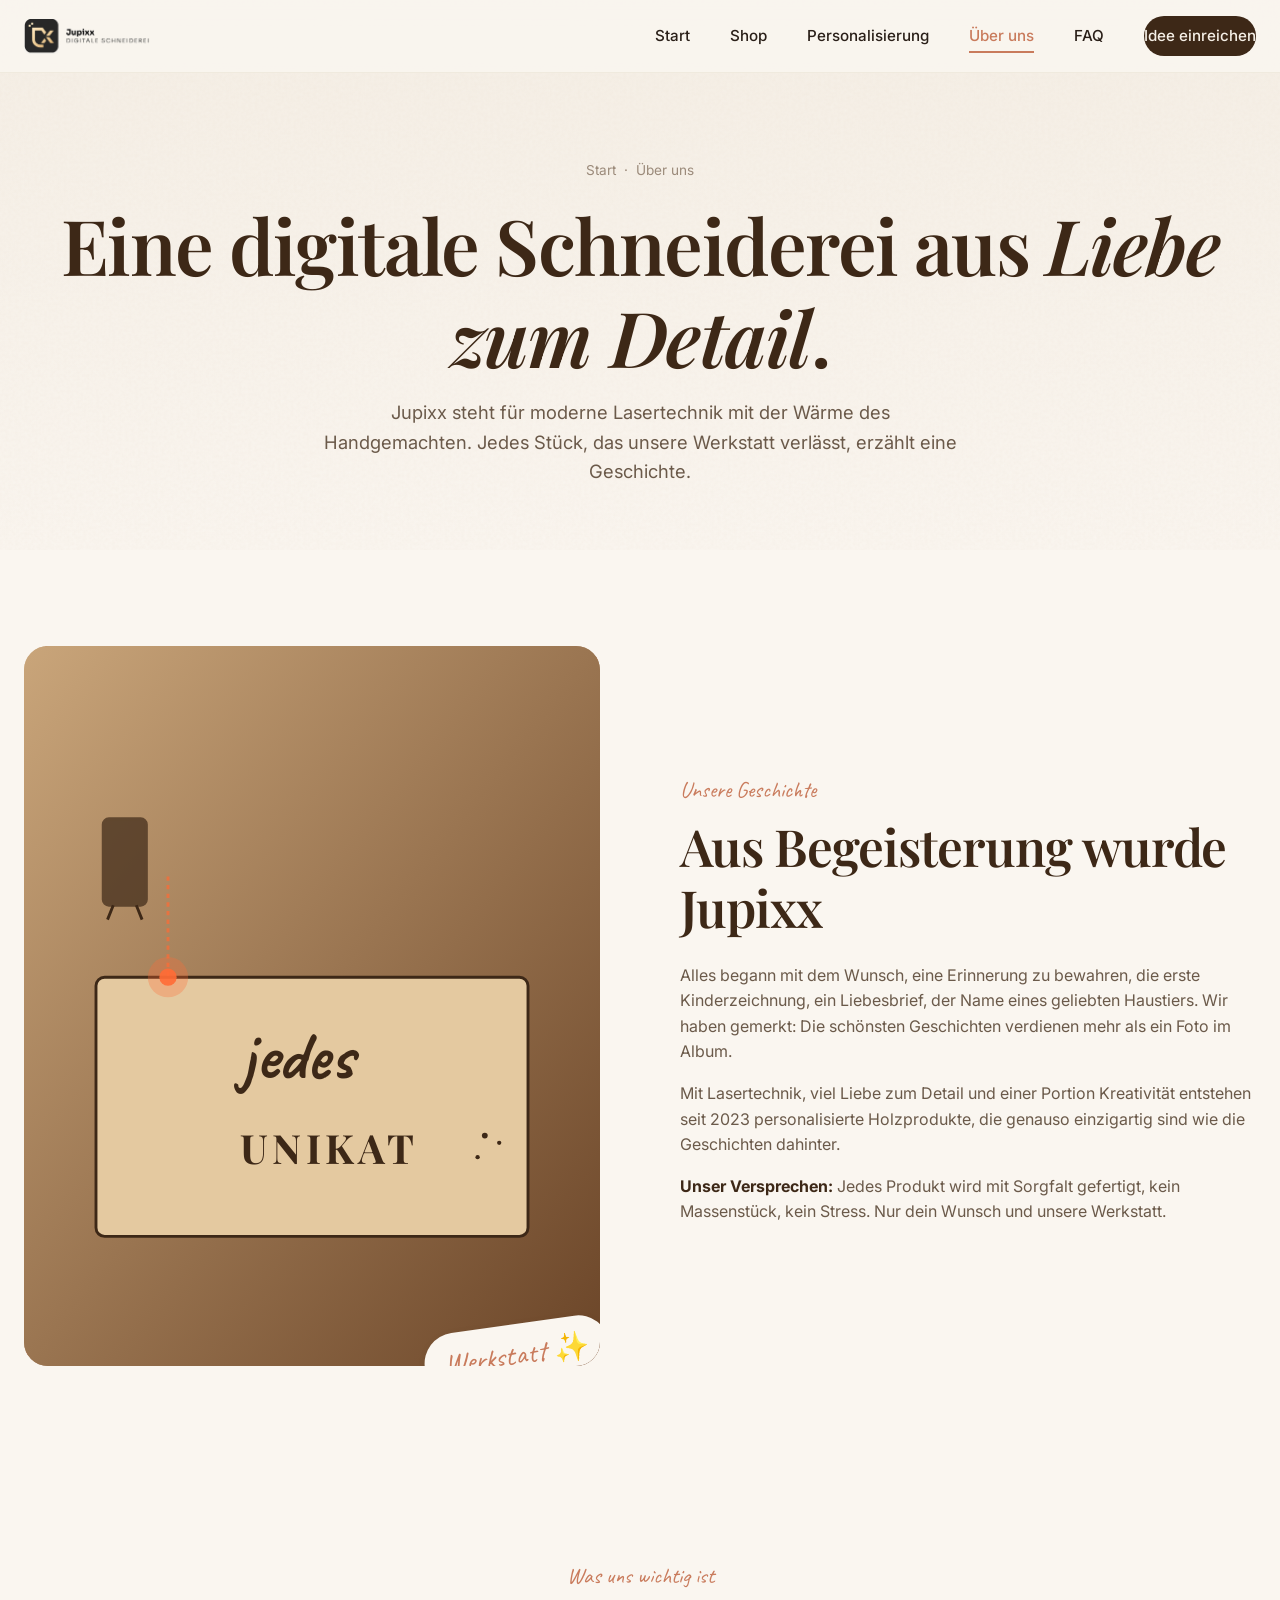
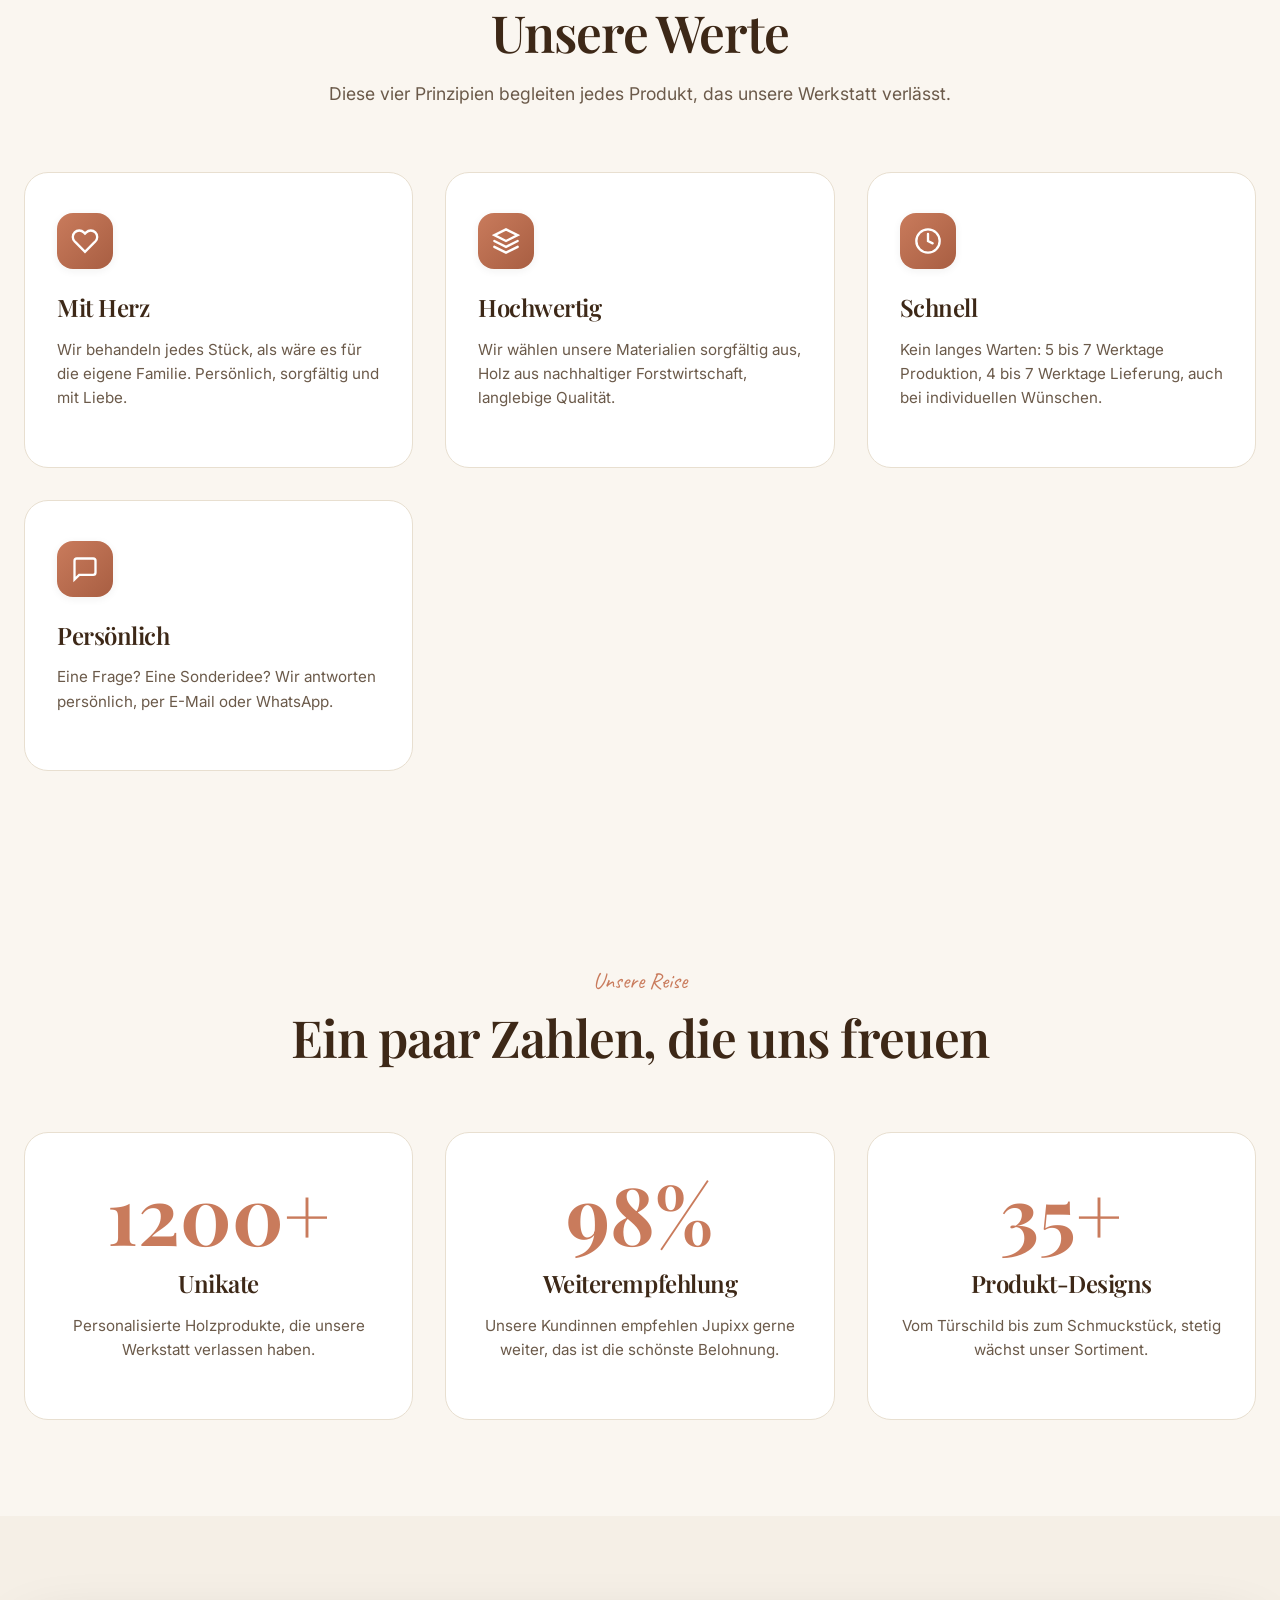
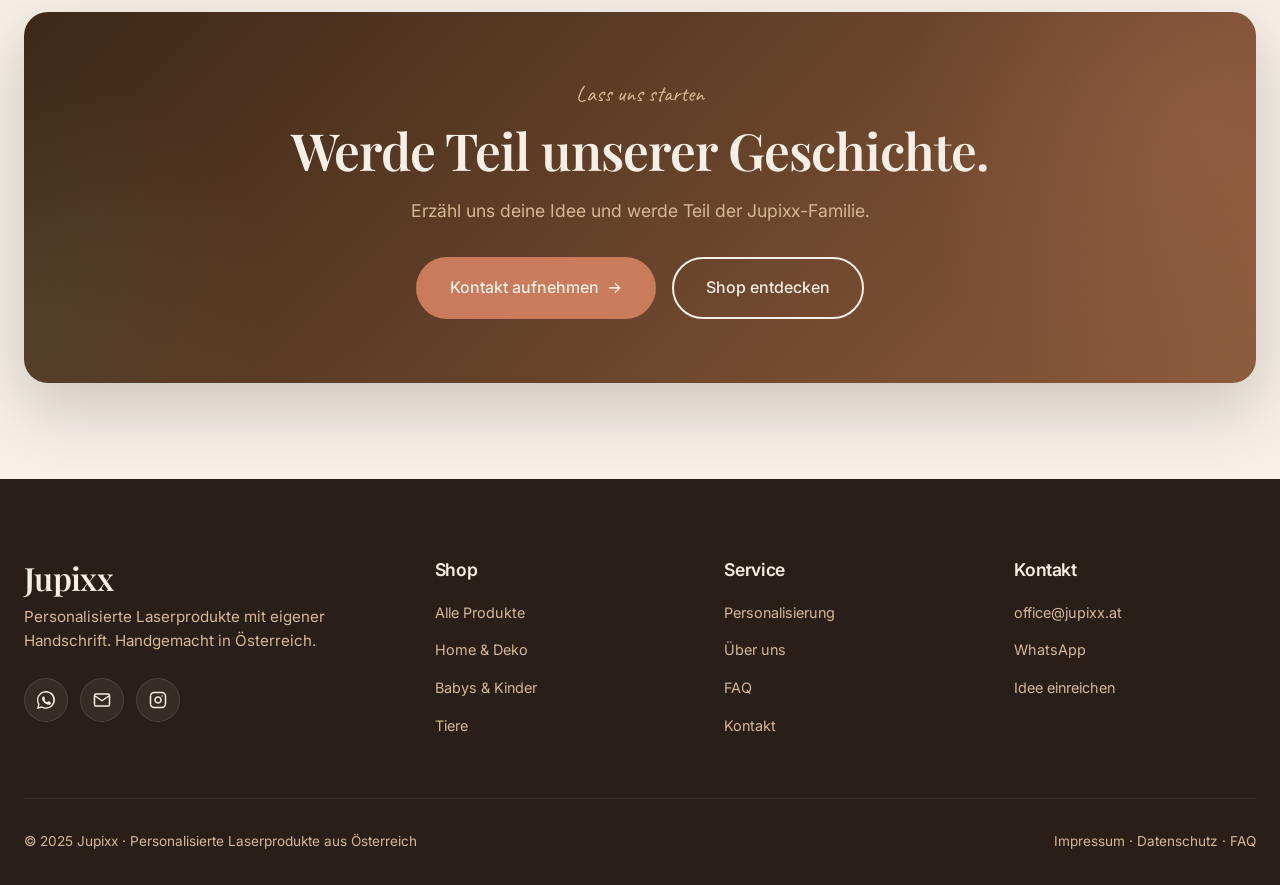
<file: ueber-uns.html>
<!DOCTYPE html>
<html lang="de">
<head>
  <meta charset="UTF-8">
  <meta name="viewport" content="width=device-width, initial-scale=1.0">
  <title>Über uns · Jupixx | Digitale Schneiderei aus Österreich</title>
  <meta name="description" content="Wer ist Jupixx? Die Geschichte hinter der digitalen Schneiderei aus Österreich, Lasertechnik trifft Handwerk und Herz.">
  <meta name="theme-color" content="#2A1F18">
  <link rel="preconnect" href="https://fonts.googleapis.com">
  <link rel="preconnect" href="https://fonts.gstatic.com" crossorigin>
  <link href="https://fonts.googleapis.com/css2?family=Playfair+Display:wght@400;500;600;700&family=Inter:wght@300;400;500;600;700&family=Caveat:wght@400;500;600;700&display=swap" rel="stylesheet">
  <link rel="stylesheet" href="style.css">
  <link rel="icon" type="image/png" href="favicon.png">
</head>
<body>

  <nav class="navbar">
    <div class="nav-container">
      <a href="index.html" class="nav-logo">
        <img src="logo.png" alt="Jupixx, Digitale Schneiderei" class="nav-logo-img">
      </a>
      <div class="nav-toggle"><span></span><span></span><span></span></div>
      <ul class="nav-links">
        <li><a href="index.html">Start</a></li>
        <li><a href="shop.html">Shop</a></li>
        <li><a href="personalisierung.html">Personalisierung</a></li>
        <li><a href="ueber-uns.html" class="active">Über uns</a></li>
        <li><a href="faq.html">FAQ</a></li>
        <li><a href="kontakt.html" class="nav-cta">Idee einreichen</a></li>
      </ul>
    </div>
  </nav>

  <header class="page-header">
    <div class="container">
      <div class="breadcrumb"><a href="index.html">Start</a> · <span>Über uns</span></div>
      <h1>Eine digitale Schneiderei aus <em>Liebe zum Detail</em>.</h1>
      <p class="lead">Jupixx steht für moderne Lasertechnik mit der Wärme des Handgemachten. Jedes Stück, das unsere Werkstatt verlässt, erzählt eine Geschichte.</p>
    </div>
  </header>

  <!-- ===== STORY ===== -->
  <section class="story">
    <div class="container">
      <div class="story-content">
        <div class="story-image reveal">
          <svg viewBox="0 0 400 500" preserveAspectRatio="xMidYMid slice" xmlns="http://www.w3.org/2000/svg">
            <defs>
              <linearGradient id="aboutBg" x1="0%" y1="0%" x2="100%" y2="100%">
                <stop offset="0%" stop-color="#C9A57A"/>
                <stop offset="100%" stop-color="#6B4528"/>
              </linearGradient>
            </defs>
            <rect width="400" height="500" fill="url(#aboutBg)"/>

            <!-- Werkbank-Szene -->
            <g transform="translate(200,260)">
              <!-- Holzbrett groß -->
              <rect x="-150" y="-30" width="300" height="180" rx="6" fill="#E4C9A0" stroke="#3D2817" stroke-width="2"/>

              <!-- Laser-Linien -->
              <line x1="-100" y1="-100" x2="-100" y2="-30" stroke="#FF6B35" stroke-width="2" opacity="0.7" stroke-dasharray="3,3"/>
              <circle cx="-100" cy="-30" r="6" fill="#FF6B35" opacity="0.9"/>
              <circle cx="-100" cy="-30" r="14" fill="#FF6B35" opacity="0.3"/>

              <!-- Gravierter Text in Arbeit -->
              <text x="-50" y="40" font-family="Caveat,cursive" font-size="48" fill="#3D2817" font-weight="700">jedes</text>
              <text x="-50" y="100" font-family="Playfair Display,serif" font-size="28" fill="#3D2817" font-weight="700" letter-spacing="3">UNIKAT</text>

              <!-- Holzspäne / Detail -->
              <circle cx="120" cy="80" r="2" fill="#3D2817"/>
              <circle cx="130" cy="85" r="1.5" fill="#3D2817"/>
              <circle cx="115" cy="95" r="1.5" fill="#3D2817"/>
            </g>

            <!-- Werkzeug -->
            <g transform="translate(70,150)" stroke="#3D2817" stroke-width="2" fill="#3D2817">
              <rect x="-15" y="-30" width="30" height="60" rx="4" opacity="0.7"/>
              <path d="M-8,30 L-12,40 M8,30 L12,40" fill="none"/>
            </g>
          </svg>
          <div class="story-decoration">Werkstatt ✨</div>
        </div>

        <div class="story-text reveal reveal-delay-1">
          <span class="section-eyebrow">Unsere Geschichte</span>
          <h2>Aus Begeisterung wurde Jupixx</h2>
          <p>
            Alles begann mit dem Wunsch, eine Erinnerung zu bewahren, die erste Kinderzeichnung, ein Liebesbrief, der Name eines geliebten Haustiers.
            Wir haben gemerkt: Die schönsten Geschichten verdienen mehr als ein Foto im Album.
          </p>
          <p>
            Mit Lasertechnik, viel Liebe zum Detail und einer Portion Kreativität entstehen seit 2023 personalisierte Holzprodukte,
            die genauso einzigartig sind wie die Geschichten dahinter.
          </p>
          <p>
            <strong style="color: var(--color-wood-dark);">Unser Versprechen:</strong> Jedes Produkt wird mit Sorgfalt gefertigt, kein Massenstück, kein Stress. Nur dein Wunsch und unsere Werkstatt.
          </p>
        </div>
      </div>
    </div>
  </section>

  <!-- ===== VALUES ===== -->
  <section class="features">
    <div class="container">
      <div class="section-header reveal">
        <span class="section-eyebrow">Was uns wichtig ist</span>
        <h2 class="section-title">Unsere Werte</h2>
        <p class="section-subtitle">Diese vier Prinzipien begleiten jedes Produkt, das unsere Werkstatt verlässt.</p>
      </div>

      <div class="features-grid">
        <div class="feature-card reveal">
          <div class="feature-icon">
            <svg width="28" height="28" viewBox="0 0 24 24" fill="none" stroke="currentColor" stroke-width="2" stroke-linecap="round"><path d="M20.84 4.61a5.5 5.5 0 0 0-7.78 0L12 5.67l-1.06-1.06a5.5 5.5 0 0 0-7.78 7.78l1.06 1.06L12 21.23l7.78-7.78 1.06-1.06a5.5 5.5 0 0 0 0-7.78z"/></svg>
          </div>
          <h3 class="feature-title">Mit Herz</h3>
          <p class="feature-desc">Wir behandeln jedes Stück, als wäre es für die eigene Familie. Persönlich, sorgfältig und mit Liebe.</p>
        </div>

        <div class="feature-card reveal reveal-delay-1">
          <div class="feature-icon">
            <svg width="28" height="28" viewBox="0 0 24 24" fill="none" stroke="currentColor" stroke-width="2" stroke-linecap="round"><polygon points="12 2 2 7 12 12 22 7 12 2"/><polyline points="2 17 12 22 22 17"/><polyline points="2 12 12 17 22 12"/></svg>
          </div>
          <h3 class="feature-title">Hochwertig</h3>
          <p class="feature-desc">Wir wählen unsere Materialien sorgfältig aus, Holz aus nachhaltiger Forstwirtschaft, langlebige Qualität.</p>
        </div>

        <div class="feature-card reveal reveal-delay-2">
          <div class="feature-icon">
            <svg width="28" height="28" viewBox="0 0 24 24" fill="none" stroke="currentColor" stroke-width="2" stroke-linecap="round"><circle cx="12" cy="12" r="10"/><polyline points="12 6 12 12 16 14"/></svg>
          </div>
          <h3 class="feature-title">Schnell</h3>
          <p class="feature-desc">Kein langes Warten: 5 bis 7 Werktage Produktion, 4 bis 7 Werktage Lieferung, auch bei individuellen Wünschen.</p>
        </div>

        <div class="feature-card reveal reveal-delay-3">
          <div class="feature-icon">
            <svg width="28" height="28" viewBox="0 0 24 24" fill="none" stroke="currentColor" stroke-width="2" stroke-linecap="round"><path d="M21 15a2 2 0 0 1-2 2H7l-4 4V5a2 2 0 0 1 2-2h14a2 2 0 0 1 2 2z"/></svg>
          </div>
          <h3 class="feature-title">Persönlich</h3>
          <p class="feature-desc">Eine Frage? Eine Sonderidee? Wir antworten persönlich, per E-Mail oder WhatsApp.</p>
        </div>
      </div>
    </div>
  </section>

  <!-- ===== ZAHLEN / IMPACT ===== -->
  <section>
    <div class="container">
      <div class="section-header reveal">
        <span class="section-eyebrow">Unsere Reise</span>
        <h2 class="section-title">Ein paar Zahlen, die uns freuen</h2>
      </div>

      <div class="features-grid">
        <div class="feature-card reveal text-center" style="text-align: center;">
          <div class="feature-num" style="font-size: 5rem; color: var(--color-accent); opacity: 1;">1200+</div>
          <h3 class="feature-title">Unikate</h3>
          <p class="feature-desc">Personalisierte Holzprodukte, die unsere Werkstatt verlassen haben.</p>
        </div>
        <div class="feature-card reveal reveal-delay-1" style="text-align: center;">
          <div class="feature-num" style="font-size: 5rem; color: var(--color-accent); opacity: 1;">98%</div>
          <h3 class="feature-title">Weiterempfehlung</h3>
          <p class="feature-desc">Unsere Kundinnen empfehlen Jupixx gerne weiter, das ist die schönste Belohnung.</p>
        </div>
        <div class="feature-card reveal reveal-delay-2" style="text-align: center;">
          <div class="feature-num" style="font-size: 5rem; color: var(--color-accent); opacity: 1;">35+</div>
          <h3 class="feature-title">Produkt-Designs</h3>
          <p class="feature-desc">Vom Türschild bis zum Schmuckstück, stetig wächst unser Sortiment.</p>
        </div>
      </div>
    </div>
  </section>

  <!-- ===== CTA ===== -->
  <section class="cta">
    <div class="container">
      <div class="cta-card reveal">
        <div class="cta-content">
          <span class="section-eyebrow">Lass uns starten</span>
          <h2>Werde Teil unserer Geschichte.</h2>
          <p>Erzähl uns deine Idee und werde Teil der Jupixx-Familie.</p>
          <div class="cta-actions">
            <a href="kontakt.html" class="btn btn-primary btn-icon">Kontakt aufnehmen</a>
            <a href="shop.html" class="btn btn-secondary">Shop entdecken</a>
          </div>
        </div>
      </div>
    </div>
  </section>

  <footer class="footer">
    <div class="container">
      <div class="footer-grid">
        <div class="footer-brand">
          <h3>Jupixx</h3>
          <p>Personalisierte Laserprodukte mit eigener Handschrift. Handgemacht in Österreich.</p>
          <div class="footer-social">
            <a href="https://wa.me/436706566867" aria-label="WhatsApp" target="_blank" rel="noopener"><svg width="18" height="18" viewBox="0 0 24 24" fill="currentColor"><path d="M17.5 14.5c-.3-.1-1.7-.8-1.9-.9-.3-.1-.5-.1-.7.1-.2.3-.7.9-.9 1.1-.2.2-.3.2-.6.1-1.5-.7-2.5-1.3-3.5-3-.3-.4.3-.4.8-1.3.1-.2 0-.4 0-.5 0-.1-.7-1.6-.9-2.2-.2-.5-.5-.5-.7-.5-.2 0-.4 0-.6 0-.2 0-.5.1-.8.4-.3.3-1 1-1 2.4 0 1.4 1 2.8 1.2 3 .1.2 2.1 3.2 5.1 4.5.7.3 1.3.5 1.7.6.7.2 1.3.2 1.8.1.6-.1 1.7-.7 1.9-1.4.2-.7.2-1.2.2-1.4-.1-.2-.3-.2-.5-.3zM12 0C5.4 0 0 5.4 0 12c0 2.1.5 4.1 1.5 5.9L0 24l6.3-1.6c1.7.9 3.7 1.4 5.7 1.4 6.6 0 12-5.4 12-12S18.6 0 12 0zm0 22c-1.9 0-3.7-.5-5.3-1.4l-.4-.2-3.9 1 1-3.8-.2-.4c-1-1.6-1.5-3.4-1.5-5.2 0-5.5 4.5-10 10-10 5.5 0 10 4.5 10 10s-4.5 10-10 10z"/></svg></a>
            <a href="mailto:office@jupixx.at" aria-label="E-Mail"><svg width="18" height="18" viewBox="0 0 24 24" fill="none" stroke="currentColor" stroke-width="2" stroke-linecap="round" stroke-linejoin="round"><path d="M4 4h16c1.1 0 2 .9 2 2v12c0 1.1-.9 2-2 2H4c-1.1 0-2-.9-2-2V6c0-1.1.9-2 2-2z"/><polyline points="22,6 12,13 2,6"/></svg></a>
            <a href="#" aria-label="Instagram"><svg width="18" height="18" viewBox="0 0 24 24" fill="none" stroke="currentColor" stroke-width="2" stroke-linecap="round" stroke-linejoin="round"><rect x="2" y="2" width="20" height="20" rx="5" ry="5"/><path d="M16 11.37A4 4 0 1 1 12.63 8 4 4 0 0 1 16 11.37z"/><line x1="17.5" y1="6.5" x2="17.51" y2="6.5"/></svg></a>
          </div>
        </div>
        <div><h4>Shop</h4><ul><li><a href="shop.html">Alle Produkte</a></li><li><a href="shop.html">Home & Deko</a></li><li><a href="shop.html">Babys & Kinder</a></li><li><a href="shop.html">Tiere</a></li></ul></div>
        <div><h4>Service</h4><ul><li><a href="personalisierung.html">Personalisierung</a></li><li><a href="ueber-uns.html">Über uns</a></li><li><a href="faq.html">FAQ</a></li><li><a href="kontakt.html">Kontakt</a></li></ul></div>
        <div><h4>Kontakt</h4><ul><li><a href="mailto:office@jupixx.at">office@jupixx.at</a></li><li><a href="https://wa.me/436706566867" target="_blank" rel="noopener">WhatsApp</a></li><li><a href="kontakt.html">Idee einreichen</a></li></ul></div>
      </div>
      <div class="footer-bottom">
        <div>© 2025 Jupixx · Personalisierte Laserprodukte aus Österreich</div>
        <div><a href="#">Impressum</a> · <a href="#">Datenschutz</a> · <a href="faq.html">FAQ</a></div>
      </div>
    </div>
  </footer>

  <script src="main.js"></script>
</body>
</html>
</file>
<file: style.css>
/* ===========================================
   JUPIXX RELAUNCH 2025 - Design System
   =========================================== */

:root {
  /* Farbpalette */
  --color-bg: #FAF6F0;
  --color-bg-warm: #F5EFE6;
  --color-bg-dark: #2A1F18;
  --color-wood: #8B5A3C;
  --color-wood-dark: #3D2817;
  --color-wood-light: #D4B896;
  --color-accent: #C97B5C;
  --color-accent-dark: #A85E42;
  --color-sage: #7D8B6A;
  --color-cream: #F5EFE6;
  --color-text: #2A1F18;
  --color-text-soft: #6B5A4A;
  --color-text-muted: #9B8A7A;
  --color-border: #E8DFD0;
  --color-white: #FFFFFF;

  /* Typografie */
  --font-display: 'Playfair Display', Georgia, serif;
  --font-body: 'Inter', -apple-system, BlinkMacSystemFont, sans-serif;
  --font-hand: 'Caveat', cursive;

  /* Spacing */
  --space-xs: 0.5rem;
  --space-sm: 1rem;
  --space-md: 2rem;
  --space-lg: 4rem;
  --space-xl: 6rem;
  --space-2xl: 8rem;

  /* Effekte */
  --shadow-sm: 0 2px 8px rgba(42, 31, 24, 0.06);
  --shadow-md: 0 8px 24px rgba(42, 31, 24, 0.10);
  --shadow-lg: 0 16px 48px rgba(42, 31, 24, 0.15);
  --shadow-xl: 0 24px 64px rgba(42, 31, 24, 0.20);

  --radius-sm: 8px;
  --radius-md: 16px;
  --radius-lg: 24px;
  --radius-full: 999px;

  --transition: 0.4s cubic-bezier(0.4, 0, 0.2, 1);
  --transition-fast: 0.2s cubic-bezier(0.4, 0, 0.2, 1);
  --transition-slow: 0.8s cubic-bezier(0.4, 0, 0.2, 1);
}

/* ===========================================
   RESET & BASE
   =========================================== */
*, *::before, *::after {
  box-sizing: border-box;
  margin: 0;
  padding: 0;
}

html {
  scroll-behavior: smooth;
  -webkit-font-smoothing: antialiased;
  -moz-osx-font-smoothing: grayscale;
}

body {
  font-family: var(--font-body);
  font-size: 16px;
  line-height: 1.6;
  color: var(--color-text);
  background: var(--color-bg);
  overflow-x: hidden;
}

img {
  max-width: 100%;
  height: auto;
  display: block;
}

a {
  color: inherit;
  text-decoration: none;
  transition: color var(--transition-fast);
}

button {
  font-family: inherit;
  cursor: pointer;
  border: none;
  background: none;
}

/* ===========================================
   TYPOGRAFIE
   =========================================== */
h1, h2, h3, h4, h5, h6 {
  font-family: var(--font-display);
  font-weight: 600;
  line-height: 1.2;
  letter-spacing: -0.02em;
  color: var(--color-wood-dark);
}

h1 { font-size: clamp(2.5rem, 6vw, 5rem); }
h2 { font-size: clamp(2rem, 4vw, 3.5rem); }
h3 { font-size: clamp(1.5rem, 2.5vw, 2.25rem); }
h4 { font-size: clamp(1.25rem, 2vw, 1.75rem); }

p {
  margin-bottom: 1rem;
  color: var(--color-text-soft);
}

.text-hand {
  font-family: var(--font-hand);
  font-weight: 500;
  color: var(--color-accent);
}

.text-accent { color: var(--color-accent); }
.text-sage { color: var(--color-sage); }

/* ===========================================
   LAYOUT
   =========================================== */
.container {
  max-width: 1280px;
  margin: 0 auto;
  padding: 0 1.5rem;
}

.container-sm {
  max-width: 880px;
  margin: 0 auto;
  padding: 0 1.5rem;
}

section {
  padding: var(--space-xl) 0;
}

@media (max-width: 768px) {
  section {
    padding: var(--space-lg) 0;
  }
}

/* ===========================================
   NAVIGATION
   =========================================== */
.navbar {
  position: fixed;
  top: 0;
  left: 0;
  right: 0;
  z-index: 100;
  background: rgba(250, 246, 240, 0.85);
  backdrop-filter: blur(20px);
  -webkit-backdrop-filter: blur(20px);
  border-bottom: 1px solid rgba(232, 223, 208, 0.5);
  transition: all var(--transition);
}

.navbar.scrolled {
  background: rgba(250, 246, 240, 0.95);
  box-shadow: var(--shadow-sm);
}

.nav-container {
  max-width: 1280px;
  margin: 0 auto;
  padding: 1rem 1.5rem;
  display: flex;
  align-items: center;
  justify-content: space-between;
}

.nav-logo {
  display: flex;
  align-items: center;
  gap: 0.75rem;
  font-family: var(--font-display);
  font-size: 1.5rem;
  font-weight: 700;
  color: var(--color-wood-dark);
}

.nav-logo-mark {
  width: 42px;
  height: 42px;
  background: linear-gradient(135deg, var(--color-wood) 0%, var(--color-wood-dark) 100%);
  border-radius: var(--radius-md);
  display: flex;
  align-items: center;
  justify-content: center;
  color: var(--color-cream);
  font-weight: 700;
  font-size: 1.1rem;
  letter-spacing: -0.02em;
  box-shadow: var(--shadow-sm);
  transition: transform var(--transition);
}

.nav-logo:hover .nav-logo-mark {
  transform: rotate(-6deg) scale(1.05);
}

.nav-logo-text {
  display: flex;
  flex-direction: column;
  line-height: 1;
}

.nav-logo-tag {
  font-family: var(--font-hand);
  font-size: 0.85rem;
  color: var(--color-accent);
  font-weight: 500;
  margin-top: 2px;
}

.nav-links {
  display: flex;
  align-items: center;
  gap: 2.5rem;
  list-style: none;
}

.nav-links a {
  font-size: 0.95rem;
  font-weight: 500;
  color: var(--color-text);
  position: relative;
  padding: 0.5rem 0;
}

.nav-links a::after {
  content: '';
  position: absolute;
  bottom: 0;
  left: 0;
  width: 0;
  height: 2px;
  background: var(--color-accent);
  transition: width var(--transition);
}

.nav-links a:hover,
.nav-links a.active {
  color: var(--color-accent);
}

.nav-links a:hover::after,
.nav-links a.active::after {
  width: 100%;
}

.nav-cta {
  display: inline-flex;
  align-items: center;
  gap: 0.5rem;
  padding: 0.75rem 1.5rem;
  background: var(--color-wood-dark);
  color: var(--color-cream) !important;
  border-radius: var(--radius-full);
  font-size: 0.9rem;
  font-weight: 500;
  transition: all var(--transition);
}

.nav-cta::after {
  display: none !important;
}

.nav-cta:hover {
  background: var(--color-accent);
  transform: translateY(-2px);
  box-shadow: var(--shadow-md);
}

.nav-toggle {
  display: none;
  width: 44px;
  height: 44px;
  margin-right: -8px;
  flex-direction: column;
  align-items: center;
  justify-content: center;
  gap: 6px;
  cursor: pointer;
}

.nav-toggle span {
  display: block;
  width: 26px;
  height: 2px;
  background: var(--color-wood-dark);
  transition: all var(--transition);
}

.nav-toggle.active span:nth-child(1) {
  transform: translateY(8px) rotate(45deg);
}
.nav-toggle.active span:nth-child(2) {
  opacity: 0;
}
.nav-toggle.active span:nth-child(3) {
  transform: translateY(-8px) rotate(-45deg);
}

@media (max-width: 900px) {
  .nav-toggle {
    display: flex;
  }
  .nav-links {
    position: fixed;
    top: 76px;
    left: 0;
    right: 0;
    background: var(--color-bg);
    flex-direction: column;
    align-items: stretch;
    padding: 1rem 1.5rem 1.5rem;
    gap: 0.25rem;
    border-bottom: 1px solid var(--color-border);
    box-shadow: var(--shadow-md);
    max-height: calc(100svh - 76px);
    overflow-y: auto;
    transform: translateY(-150%);
    transition: transform var(--transition);
  }
  .nav-links.active {
    transform: translateY(0);
  }
  .nav-links li {
    width: 100%;
  }
  .nav-links a {
    display: flex;
    align-items: center;
    width: 100%;
    padding: 0.85rem 0.25rem;
    font-size: 1.05rem;
  }
  .nav-links a::after {
    display: none;
  }
  .nav-links .nav-cta {
    margin-top: 0.5rem;
    justify-content: center;
    padding: 0.95rem 1.5rem;
  }
}

/* ===========================================
   BUTTONS
   =========================================== */
.btn {
  display: inline-flex;
  align-items: center;
  justify-content: center;
  gap: 0.5rem;
  padding: 1rem 2rem;
  font-size: 1rem;
  font-weight: 500;
  border-radius: var(--radius-full);
  transition: all var(--transition);
  cursor: pointer;
  white-space: nowrap;
  border: 2px solid transparent;
}

.btn-primary {
  background: var(--color-wood-dark);
  color: var(--color-cream);
}

.btn-primary:hover {
  background: var(--color-accent);
  transform: translateY(-2px);
  box-shadow: var(--shadow-md);
}

.btn-secondary {
  background: transparent;
  color: var(--color-wood-dark);
  border-color: var(--color-wood-dark);
}

.btn-secondary:hover {
  background: var(--color-wood-dark);
  color: var(--color-cream);
  transform: translateY(-2px);
}

.btn-accent {
  background: var(--color-accent);
  color: var(--color-white);
}

.btn-accent:hover {
  background: var(--color-accent-dark);
  transform: translateY(-2px);
  box-shadow: var(--shadow-md);
}

.btn-icon::after {
  content: '→';
  transition: transform var(--transition);
}

.btn-icon:hover::after {
  transform: translateX(4px);
}

/* ===========================================
   HERO
   =========================================== */
.hero {
  position: relative;
  min-height: 100vh;
  /* svh nimmt die mobile Browserleiste korrekt mit ein */
  min-height: 100svh;
  display: flex;
  align-items: center;
  padding: 8rem 0 4rem;
  overflow: hidden;
}

.hero-bg {
  position: absolute;
  inset: 0;
  background:
    radial-gradient(ellipse at 20% 20%, rgba(201, 123, 92, 0.08) 0%, transparent 50%),
    radial-gradient(ellipse at 80% 80%, rgba(125, 139, 106, 0.08) 0%, transparent 50%),
    linear-gradient(180deg, var(--color-bg) 0%, var(--color-bg-warm) 100%);
  z-index: -1;
}

.hero-grain {
  position: absolute;
  inset: 0;
  opacity: 0.4;
  z-index: -1;
  background-image:
    url("data:image/svg+xml,%3Csvg viewBox='0 0 200 200' xmlns='http://www.w3.org/2000/svg'%3E%3Cfilter id='n'%3E%3CfeTurbulence type='fractalNoise' baseFrequency='0.85' numOctaves='3' seed='2'/%3E%3CfeColorMatrix values='0 0 0 0 0.55 0 0 0 0 0.35 0 0 0 0 0.22 0 0 0 0.15 0'/%3E%3C/filter%3E%3Crect width='100%25' height='100%25' filter='url(%23n)'/%3E%3C/svg%3E");
}

.hero-content {
  display: grid;
  grid-template-columns: 1.1fr 0.9fr;
  gap: 4rem;
  align-items: center;
}

@media (max-width: 900px) {
  .hero-content {
    grid-template-columns: 1fr;
    gap: 3rem;
  }
}

.hero-badge {
  display: inline-flex;
  align-items: center;
  gap: 0.5rem;
  padding: 0.5rem 1rem;
  background: rgba(201, 123, 92, 0.1);
  border: 1px solid rgba(201, 123, 92, 0.2);
  border-radius: var(--radius-full);
  font-size: 0.85rem;
  color: var(--color-accent-dark);
  font-weight: 500;
  margin-bottom: 1.5rem;
}

.hero-badge-dot {
  width: 6px;
  height: 6px;
  background: var(--color-accent);
  border-radius: 50%;
  animation: pulse 2s ease-in-out infinite;
}

@keyframes pulse {
  0%, 100% { opacity: 1; transform: scale(1); }
  50% { opacity: 0.6; transform: scale(1.3); }
}

.hero-title {
  font-size: clamp(2.5rem, 6vw, 4.5rem);
  line-height: 1.05;
  margin-bottom: 1.5rem;
  font-weight: 600;
}

.hero-title .word-hand {
  font-family: var(--font-hand);
  color: var(--color-accent);
  font-weight: 500;
  font-size: 1.15em;
  display: inline-block;
  transform: rotate(-3deg);
}

.hero-subtitle {
  font-size: 1.2rem;
  color: var(--color-text-soft);
  margin-bottom: 2.5rem;
  max-width: 540px;
  line-height: 1.6;
}

.hero-actions {
  display: flex;
  gap: 1rem;
  flex-wrap: wrap;
  margin-bottom: 3rem;
}

.hero-stats {
  display: flex;
  gap: 3rem;
  flex-wrap: wrap;
}

.stat-item {
  display: flex;
  flex-direction: column;
}

.stat-num {
  font-family: var(--font-display);
  font-size: 2rem;
  color: var(--color-wood-dark);
  font-weight: 700;
}

.stat-label {
  font-size: 0.85rem;
  color: var(--color-text-muted);
  text-transform: uppercase;
  letter-spacing: 0.08em;
}

/* HERO VISUAL */
.hero-visual {
  position: relative;
  aspect-ratio: 4/5;
  max-width: 480px;
  justify-self: end;
}

@media (max-width: 900px) {
  .hero-visual {
    justify-self: center;
    width: 100%;
  }
}

.hero-card {
  position: absolute;
  border-radius: var(--radius-lg);
  overflow: hidden;
  box-shadow: var(--shadow-lg);
  transition: transform var(--transition-slow);
}

.hero-card-1 {
  top: 0;
  left: 0;
  width: 65%;
  aspect-ratio: 3/4;
  z-index: 2;
  animation: floatA 8s ease-in-out infinite;
}

.hero-card-2 {
  top: 15%;
  right: 0;
  width: 55%;
  aspect-ratio: 1/1;
  z-index: 1;
  animation: floatB 10s ease-in-out infinite;
}

.hero-card-3 {
  bottom: 0;
  left: 18%;
  width: 50%;
  aspect-ratio: 4/3;
  z-index: 3;
  animation: floatC 9s ease-in-out infinite;
}

@keyframes floatA {
  0%, 100% { transform: translateY(0) rotate(-2deg); }
  50% { transform: translateY(-12px) rotate(-3deg); }
}
@keyframes floatB {
  0%, 100% { transform: translateY(0) rotate(3deg); }
  50% { transform: translateY(-16px) rotate(4deg); }
}
@keyframes floatC {
  0%, 100% { transform: translateY(0) rotate(-1deg); }
  50% { transform: translateY(-10px) rotate(0deg); }
}

.hero-card svg {
  width: 100%;
  height: 100%;
}

.hero-decoration {
  position: absolute;
  font-family: var(--font-hand);
  color: var(--color-accent);
  font-size: 1.5rem;
  font-weight: 500;
}

.hero-decoration-1 {
  top: -10%;
  right: 10%;
  transform: rotate(8deg);
}

.hero-decoration-2 {
  bottom: -5%;
  left: -5%;
  transform: rotate(-6deg);
}

.hero-arrow {
  width: 60px;
  height: 60px;
  position: absolute;
  color: var(--color-accent);
}

/* ===========================================
   SECTION HEADINGS
   =========================================== */
.section-header {
  text-align: center;
  max-width: 720px;
  margin: 0 auto var(--space-lg);
}

.section-eyebrow {
  display: inline-block;
  font-family: var(--font-hand);
  color: var(--color-accent);
  font-size: 1.4rem;
  margin-bottom: 0.5rem;
}

.section-title {
  margin-bottom: 1rem;
}

.section-subtitle {
  font-size: 1.1rem;
  color: var(--color-text-soft);
}

/* ===========================================
   FEATURES (3-step Process)
   =========================================== */
.features {
  background: var(--color-bg);
  position: relative;
}

.features-grid {
  display: grid;
  grid-template-columns: repeat(3, 1fr);
  gap: 2rem;
}

@media (max-width: 900px) {
  .features-grid {
    grid-template-columns: 1fr;
  }
}

.feature-card {
  position: relative;
  padding: 2.5rem 2rem;
  background: var(--color-white);
  border-radius: var(--radius-lg);
  border: 1px solid var(--color-border);
  transition: all var(--transition);
  overflow: hidden;
}

.feature-card::before {
  content: '';
  position: absolute;
  inset: 0;
  background: linear-gradient(135deg, transparent 60%, rgba(201, 123, 92, 0.05) 100%);
  opacity: 0;
  transition: opacity var(--transition);
}

.feature-card:hover {
  transform: translateY(-8px);
  box-shadow: var(--shadow-lg);
  border-color: var(--color-accent);
}

.feature-card:hover::before {
  opacity: 1;
}

.feature-num {
  font-family: var(--font-display);
  font-size: 4rem;
  font-weight: 700;
  color: var(--color-wood-light);
  line-height: 1;
  margin-bottom: 1rem;
  opacity: 0.6;
}

.feature-icon {
  width: 56px;
  height: 56px;
  background: linear-gradient(135deg, var(--color-accent) 0%, var(--color-accent-dark) 100%);
  border-radius: var(--radius-md);
  display: flex;
  align-items: center;
  justify-content: center;
  color: var(--color-white);
  margin-bottom: 1.5rem;
  box-shadow: var(--shadow-sm);
  transition: transform var(--transition);
}

.feature-card:hover .feature-icon {
  transform: scale(1.08) rotate(-5deg);
}

.feature-title {
  margin-bottom: 1rem;
  font-size: 1.5rem;
}

.feature-desc {
  color: var(--color-text-soft);
  font-size: 0.95rem;
}

/* ===========================================
   PRODUCTS GRID
   =========================================== */
.products {
  background: var(--color-bg-warm);
}

.products-filter {
  display: flex;
  gap: 0.75rem;
  justify-content: center;
  flex-wrap: wrap;
  margin-bottom: 3rem;
}

.filter-btn {
  display: inline-flex;
  align-items: center;
  min-height: 44px;
  padding: 0.5rem 1.25rem;
  background: var(--color-white);
  border: 1px solid var(--color-border);
  border-radius: var(--radius-full);
  font-size: 0.9rem;
  color: var(--color-text);
  cursor: pointer;
  transition: all var(--transition-fast);
}

.filter-btn:hover {
  border-color: var(--color-accent);
  color: var(--color-accent);
}

.filter-btn.active {
  background: var(--color-wood-dark);
  color: var(--color-cream);
  border-color: var(--color-wood-dark);
}

.products-grid {
  display: grid;
  grid-template-columns: repeat(auto-fill, minmax(260px, 1fr));
  gap: 2rem;
}

.product-card {
  background: var(--color-white);
  border-radius: var(--radius-lg);
  overflow: hidden;
  border: 1px solid var(--color-border);
  transition: all var(--transition);
  position: relative;
  cursor: pointer;
}

.product-card:hover {
  transform: translateY(-6px);
  box-shadow: var(--shadow-lg);
  border-color: var(--color-wood-light);
}

.product-image {
  position: relative;
  aspect-ratio: 4/3;
  overflow: hidden;
  background: linear-gradient(135deg, var(--color-bg-warm), var(--color-wood-light));
}

.product-image svg {
  width: 100%;
  height: 100%;
  transition: transform var(--transition-slow);
}

.product-card:hover .product-image svg {
  transform: scale(1.06);
}

.product-badge {
  position: absolute;
  top: 1rem;
  left: 1rem;
  padding: 0.3rem 0.75rem;
  background: rgba(255, 255, 255, 0.95);
  border-radius: var(--radius-full);
  font-size: 0.75rem;
  font-weight: 500;
  color: var(--color-wood-dark);
  backdrop-filter: blur(10px);
}

.product-fav {
  position: absolute;
  top: 1rem;
  right: 1rem;
  width: 44px;
  height: 44px;
  background: rgba(255, 255, 255, 0.95);
  border-radius: 50%;
  display: flex;
  align-items: center;
  justify-content: center;
  color: var(--color-text-muted);
  font-size: 1rem;
  backdrop-filter: blur(10px);
  transition: all var(--transition-fast);
  z-index: 2;
}

.product-fav:hover {
  background: var(--color-accent);
  color: var(--color-white);
  transform: scale(1.1);
}

.product-fav.active {
  color: var(--color-accent);
}

.product-info {
  padding: 1.25rem 1.5rem 1.5rem;
}

.product-category {
  font-size: 0.75rem;
  color: var(--color-text-muted);
  text-transform: uppercase;
  letter-spacing: 0.08em;
  margin-bottom: 0.25rem;
}

.product-title {
  font-family: var(--font-display);
  font-size: 1.25rem;
  margin-bottom: 0.75rem;
  color: var(--color-wood-dark);
}

.product-desc {
  font-size: 0.85rem;
  color: var(--color-text-soft);
  margin-bottom: 1rem;
  display: -webkit-box;
  -webkit-line-clamp: 2;
  -webkit-box-orient: vertical;
  overflow: hidden;
}

.product-footer {
  display: flex;
  align-items: center;
  justify-content: space-between;
}

.product-price {
  font-family: var(--font-display);
  font-size: 1.35rem;
  font-weight: 700;
  color: var(--color-wood-dark);
}

.product-price-from {
  font-size: 0.7rem;
  color: var(--color-text-muted);
  font-family: var(--font-body);
  font-weight: 400;
}

.product-btn {
  display: inline-flex;
  align-items: center;
  min-height: 40px;
  padding: 0.5rem 1.1rem;
  background: var(--color-wood-dark);
  color: var(--color-cream);
  border-radius: var(--radius-full);
  font-size: 0.85rem;
  font-weight: 500;
  transition: all var(--transition-fast);
}

.product-btn:hover {
  background: var(--color-accent);
}

.products-cta {
  margin-top: 3rem;
  text-align: center;
}

/* ===========================================
   STORY SECTION
   =========================================== */
.story {
  background: var(--color-bg);
  position: relative;
  overflow: hidden;
}

.story-content {
  display: grid;
  grid-template-columns: 1fr 1fr;
  gap: 5rem;
  align-items: center;
}

@media (max-width: 900px) {
  .story-content {
    grid-template-columns: 1fr;
    gap: 3rem;
  }
}

.story-image {
  position: relative;
  aspect-ratio: 4/5;
  border-radius: var(--radius-lg);
  overflow: hidden;
  background: linear-gradient(135deg, var(--color-wood-light), var(--color-wood));
}

.story-image::before {
  content: '';
  position: absolute;
  inset: -10px;
  border: 2px dashed var(--color-accent);
  border-radius: var(--radius-lg);
  z-index: -1;
  transform: rotate(-2deg);
}

.story-image svg {
  width: 100%;
  height: 100%;
}

.story-decoration {
  position: absolute;
  font-family: var(--font-hand);
  color: var(--color-accent);
  font-size: 1.8rem;
  transform: rotate(-8deg);
  bottom: -20px;
  right: -10px;
  background: var(--color-bg);
  padding: 0.5rem 1.25rem;
  border-radius: var(--radius-full);
  box-shadow: var(--shadow-sm);
}

.story-text .section-eyebrow {
  text-align: left;
}

.story-text h2 {
  margin-bottom: 1.5rem;
}

.story-features {
  list-style: none;
  margin-top: 2rem;
}

.story-features li {
  display: flex;
  align-items: flex-start;
  gap: 1rem;
  padding: 1rem 0;
  border-bottom: 1px solid var(--color-border);
}

.story-features li:last-child {
  border-bottom: none;
}

.story-features svg {
  flex-shrink: 0;
  color: var(--color-accent);
  margin-top: 4px;
}

.story-features strong {
  color: var(--color-wood-dark);
  font-weight: 600;
  display: block;
  margin-bottom: 0.25rem;
}

/* ===========================================
   TESTIMONIALS / SOCIAL PROOF
   =========================================== */
.testimonials {
  background: var(--color-bg-dark);
  color: var(--color-cream);
  position: relative;
  overflow: hidden;
}

.testimonials::before {
  content: '';
  position: absolute;
  top: -100px;
  right: -100px;
  width: 400px;
  height: 400px;
  background: radial-gradient(circle, rgba(201, 123, 92, 0.15) 0%, transparent 70%);
  border-radius: 50%;
}

.testimonials .section-eyebrow {
  color: var(--color-wood-light);
}

.testimonials .section-title {
  color: var(--color-cream);
}

.testimonials .section-subtitle {
  color: var(--color-wood-light);
}

.testimonials-grid {
  display: grid;
  grid-template-columns: repeat(3, 1fr);
  gap: 2rem;
  position: relative;
}

@media (max-width: 900px) {
  .testimonials-grid {
    grid-template-columns: 1fr;
  }
}

.testimonial-card {
  padding: 2rem;
  background: rgba(255, 255, 255, 0.04);
  border: 1px solid rgba(255, 255, 255, 0.08);
  border-radius: var(--radius-lg);
  backdrop-filter: blur(10px);
  transition: all var(--transition);
}

.testimonial-card:hover {
  transform: translateY(-4px);
  background: rgba(255, 255, 255, 0.06);
  border-color: var(--color-accent);
}

.testimonial-stars {
  color: #F5C964;
  font-size: 1rem;
  margin-bottom: 1rem;
  letter-spacing: 2px;
}

.testimonial-text {
  font-family: var(--font-display);
  font-size: 1.15rem;
  line-height: 1.5;
  margin-bottom: 1.5rem;
  color: var(--color-cream);
  font-style: italic;
}

.testimonial-author {
  display: flex;
  align-items: center;
  gap: 1rem;
}

.testimonial-avatar {
  width: 48px;
  height: 48px;
  border-radius: 50%;
  background: linear-gradient(135deg, var(--color-accent), var(--color-wood));
  display: flex;
  align-items: center;
  justify-content: center;
  color: var(--color-white);
  font-weight: 700;
  font-family: var(--font-display);
}

.testimonial-name {
  font-weight: 600;
  color: var(--color-cream);
}

.testimonial-role {
  font-size: 0.85rem;
  color: var(--color-wood-light);
}

/* ===========================================
   CTA SECTION
   =========================================== */
.cta {
  background: var(--color-bg-warm);
  position: relative;
  overflow: hidden;
}

.cta-card {
  background: linear-gradient(135deg, var(--color-wood-dark) 0%, var(--color-wood) 100%);
  border-radius: var(--radius-lg);
  padding: 4rem 3rem;
  text-align: center;
  color: var(--color-cream);
  position: relative;
  overflow: hidden;
  box-shadow: var(--shadow-xl);
}

.cta-card::before {
  content: '';
  position: absolute;
  top: -50%;
  right: -20%;
  width: 600px;
  height: 600px;
  background: radial-gradient(circle, rgba(201, 123, 92, 0.25) 0%, transparent 70%);
  border-radius: 50%;
}

.cta-card::after {
  content: '';
  position: absolute;
  bottom: -50%;
  left: -20%;
  width: 500px;
  height: 500px;
  background: radial-gradient(circle, rgba(125, 139, 106, 0.15) 0%, transparent 70%);
  border-radius: 50%;
}

.cta-content {
  position: relative;
  z-index: 1;
  max-width: 700px;
  margin: 0 auto;
}

.cta-card .section-eyebrow {
  color: var(--color-wood-light);
}

.cta-card h2 {
  color: var(--color-cream);
  margin-bottom: 1rem;
}

.cta-card p {
  color: var(--color-wood-light);
  font-size: 1.1rem;
  margin-bottom: 2rem;
}

.cta-actions {
  display: flex;
  gap: 1rem;
  justify-content: center;
  flex-wrap: wrap;
}

.cta-card .btn-primary {
  background: var(--color-accent);
}

.cta-card .btn-primary:hover {
  background: var(--color-white);
  color: var(--color-wood-dark);
}

.cta-card .btn-secondary {
  background: transparent;
  color: var(--color-cream);
  border-color: var(--color-cream);
}

.cta-card .btn-secondary:hover {
  background: var(--color-cream);
  color: var(--color-wood-dark);
}

/* ===========================================
   FAQ
   =========================================== */
.faq-list {
  max-width: 800px;
  margin: 0 auto;
}

.faq-item {
  border-bottom: 1px solid var(--color-border);
  padding: 1.5rem 0;
  cursor: pointer;
  transition: all var(--transition-fast);
}

.faq-item:first-child {
  border-top: 1px solid var(--color-border);
}

.faq-question {
  display: flex;
  align-items: center;
  justify-content: space-between;
  gap: 2rem;
  font-family: var(--font-display);
  font-size: 1.15rem;
  font-weight: 600;
  color: var(--color-wood-dark);
}

.faq-icon {
  width: 32px;
  height: 32px;
  border-radius: 50%;
  background: var(--color-bg-warm);
  display: flex;
  align-items: center;
  justify-content: center;
  flex-shrink: 0;
  transition: all var(--transition);
  font-size: 1.2rem;
  color: var(--color-wood-dark);
}

.faq-item.active .faq-icon {
  background: var(--color-accent);
  color: var(--color-white);
  transform: rotate(45deg);
}

.faq-answer {
  max-height: 0;
  overflow: hidden;
  transition: max-height var(--transition), padding var(--transition);
  color: var(--color-text-soft);
  font-size: 0.95rem;
  line-height: 1.7;
}

.faq-item.active .faq-answer {
  max-height: 500px;
  padding-top: 1rem;
}

/* ===========================================
   FOOTER
   =========================================== */
.footer {
  background: var(--color-bg-dark);
  color: var(--color-cream);
  padding: 5rem 0 2rem;
}

.footer-grid {
  display: grid;
  grid-template-columns: 1.5fr 1fr 1fr 1fr;
  gap: 3rem;
  margin-bottom: 3rem;
}

@media (max-width: 768px) {
  .footer-grid {
    grid-template-columns: 1fr 1fr;
  }
}

@media (max-width: 480px) {
  .footer-grid {
    grid-template-columns: 1fr;
  }
}

.footer-brand h3 {
  color: var(--color-cream);
  font-size: 2rem;
  margin-bottom: 0.5rem;
}

.footer-brand p {
  color: var(--color-wood-light);
  margin-bottom: 1.5rem;
  font-size: 0.95rem;
}

.footer-social {
  display: flex;
  gap: 0.75rem;
}

.footer-social a {
  width: 44px;
  height: 44px;
  border-radius: 50%;
  background: rgba(255, 255, 255, 0.06);
  border: 1px solid rgba(255, 255, 255, 0.1);
  display: flex;
  align-items: center;
  justify-content: center;
  color: var(--color-cream);
  transition: all var(--transition);
}

.footer-social a:hover {
  background: var(--color-accent);
  transform: translateY(-2px);
  border-color: var(--color-accent);
}

.footer h4 {
  color: var(--color-cream);
  font-size: 1.1rem;
  margin-bottom: 1.25rem;
  font-family: var(--font-body);
  font-weight: 600;
}

.footer ul {
  list-style: none;
}

.footer ul li {
  margin-bottom: 0.75rem;
}

.footer ul a {
  color: var(--color-wood-light);
  font-size: 0.9rem;
  transition: color var(--transition-fast);
}

.footer ul a:hover {
  color: var(--color-accent);
}

.footer-bottom {
  padding-top: 2rem;
  border-top: 1px solid rgba(255, 255, 255, 0.08);
  display: flex;
  justify-content: space-between;
  align-items: center;
  flex-wrap: wrap;
  gap: 1rem;
  color: var(--color-wood-light);
  font-size: 0.85rem;
}

.footer-bottom a {
  color: var(--color-wood-light);
}

.footer-bottom a:hover {
  color: var(--color-accent);
}

/* ===========================================
   PAGE HEADER (for subpages)
   =========================================== */
.page-header {
  padding: 10rem 0 4rem;
  background: linear-gradient(180deg, var(--color-bg-warm) 0%, var(--color-bg) 100%);
  text-align: center;
  position: relative;
  overflow: hidden;
}

.page-header::before {
  content: '';
  position: absolute;
  inset: 0;
  background-image:
    url("data:image/svg+xml,%3Csvg viewBox='0 0 200 200' xmlns='http://www.w3.org/2000/svg'%3E%3Cfilter id='n'%3E%3CfeTurbulence type='fractalNoise' baseFrequency='0.85' numOctaves='3' seed='2'/%3E%3CfeColorMatrix values='0 0 0 0 0.55 0 0 0 0 0.35 0 0 0 0 0.22 0 0 0 0.15 0'/%3E%3C/filter%3E%3Crect width='100%25' height='100%25' filter='url(%23n)'/%3E%3C/svg%3E");
  opacity: 0.4;
}

.breadcrumb {
  display: flex;
  justify-content: center;
  gap: 0.5rem;
  font-size: 0.85rem;
  color: var(--color-text-muted);
  margin-bottom: 1rem;
  position: relative;
}

.breadcrumb a:hover {
  color: var(--color-accent);
}

.page-header h1 {
  position: relative;
  margin-bottom: 1rem;
}

.page-header .lead {
  position: relative;
  max-width: 640px;
  margin: 0 auto;
  font-size: 1.15rem;
  color: var(--color-text-soft);
}

/* ===========================================
   FORM
   =========================================== */
.contact-grid {
  display: grid;
  grid-template-columns: 1fr 1fr;
  gap: 4rem;
  align-items: start;
}

@media (max-width: 900px) {
  .contact-grid {
    grid-template-columns: 1fr;
  }
}

.contact-info h3 {
  margin-bottom: 1rem;
}

.contact-channels {
  margin-top: 2rem;
  display: flex;
  flex-direction: column;
  gap: 1.25rem;
}

.contact-channel {
  display: flex;
  align-items: center;
  gap: 1rem;
  padding: 1.25rem;
  background: var(--color-white);
  border: 1px solid var(--color-border);
  border-radius: var(--radius-md);
  transition: all var(--transition);
}

.contact-channel:hover {
  border-color: var(--color-accent);
  transform: translateX(6px);
}

.contact-channel-icon {
  width: 48px;
  height: 48px;
  background: var(--color-bg-warm);
  border-radius: var(--radius-md);
  display: flex;
  align-items: center;
  justify-content: center;
  color: var(--color-accent);
  flex-shrink: 0;
}

.contact-channel strong {
  display: block;
  color: var(--color-wood-dark);
  margin-bottom: 2px;
}

.contact-channel span {
  font-size: 0.9rem;
  color: var(--color-text-soft);
}

.contact-form {
  background: var(--color-white);
  padding: 2.5rem;
  border-radius: var(--radius-lg);
  border: 1px solid var(--color-border);
  box-shadow: var(--shadow-sm);
}

.form-group {
  margin-bottom: 1.25rem;
}

.form-group label {
  display: block;
  font-size: 0.85rem;
  font-weight: 500;
  color: var(--color-wood-dark);
  margin-bottom: 0.5rem;
}

.form-input,
.form-textarea,
.form-select {
  width: 100%;
  padding: 0.9rem 1rem;
  background: var(--color-bg-warm);
  border: 1px solid var(--color-border);
  border-radius: var(--radius-md);
  font-family: inherit;
  /* 16px verhindert das automatische Zoomen auf iOS beim Antippen */
  font-size: 16px;
  color: var(--color-text);
  transition: all var(--transition-fast);
}

.form-input:focus,
.form-textarea:focus,
.form-select:focus {
  outline: none;
  border-color: var(--color-accent);
  background: var(--color-white);
  box-shadow: 0 0 0 4px rgba(201, 123, 92, 0.1);
}

.form-textarea {
  resize: vertical;
  min-height: 120px;
}

.form-row {
  display: grid;
  grid-template-columns: 1fr 1fr;
  gap: 1rem;
}

@media (max-width: 600px) {
  .form-row {
    grid-template-columns: 1fr;
  }
}

/* ===========================================
   PROCESS STEPS (subpage)
   =========================================== */
.process-steps {
  display: flex;
  flex-direction: column;
  gap: 3rem;
  max-width: 900px;
  margin: 0 auto;
  position: relative;
}

.process-steps::before {
  content: '';
  position: absolute;
  left: 35px;
  top: 70px;
  bottom: 70px;
  width: 2px;
  background: linear-gradient(180deg, var(--color-accent) 0%, transparent 100%);
  opacity: 0.3;
}

@media (max-width: 768px) {
  .process-steps::before {
    display: none;
  }
}

.process-step {
  display: grid;
  grid-template-columns: 80px 1fr;
  gap: 2rem;
  align-items: start;
  background: var(--color-white);
  padding: 2rem;
  border-radius: var(--radius-lg);
  border: 1px solid var(--color-border);
  transition: all var(--transition);
  position: relative;
  z-index: 1;
}

.process-step:hover {
  transform: translateX(6px);
  box-shadow: var(--shadow-md);
  border-color: var(--color-accent);
}

@media (max-width: 768px) {
  .process-step {
    grid-template-columns: 1fr;
    gap: 1rem;
  }
}

.process-step-num {
  width: 64px;
  height: 64px;
  background: linear-gradient(135deg, var(--color-accent), var(--color-accent-dark));
  color: var(--color-white);
  border-radius: 50%;
  display: flex;
  align-items: center;
  justify-content: center;
  font-family: var(--font-display);
  font-size: 1.5rem;
  font-weight: 700;
  box-shadow: var(--shadow-md);
}

.process-step h3 {
  margin-bottom: 0.5rem;
}

/* ===========================================
   GALLERY (subpage)
   =========================================== */
.gallery-grid {
  display: grid;
  grid-template-columns: repeat(auto-fit, minmax(280px, 1fr));
  gap: 1.5rem;
}

.gallery-item {
  position: relative;
  aspect-ratio: 1/1;
  border-radius: var(--radius-lg);
  overflow: hidden;
  cursor: pointer;
  transition: transform var(--transition);
}

.gallery-item:nth-child(3n+1) {
  aspect-ratio: 1/1.2;
}
.gallery-item:nth-child(5n+2) {
  aspect-ratio: 1.2/1;
}

.gallery-item:hover {
  transform: scale(1.02);
}

.gallery-item svg {
  width: 100%;
  height: 100%;
  transition: transform var(--transition-slow);
}

.gallery-item:hover svg {
  transform: scale(1.1);
}

.gallery-item-overlay {
  position: absolute;
  inset: 0;
  background: linear-gradient(180deg, transparent 60%, rgba(42, 31, 24, 0.85) 100%);
  padding: 1.5rem;
  display: flex;
  align-items: flex-end;
  color: var(--color-cream);
  opacity: 0;
  transition: opacity var(--transition);
}

.gallery-item:hover .gallery-item-overlay {
  opacity: 1;
}

.gallery-item-overlay h4 {
  color: var(--color-cream);
  font-size: 1.1rem;
  margin-bottom: 0.25rem;
}

.gallery-item-overlay span {
  font-size: 0.85rem;
  opacity: 0.85;
}

/* ===========================================
   INFO BOXES (subpages)
   =========================================== */
.info-grid {
  display: grid;
  grid-template-columns: repeat(auto-fit, minmax(280px, 1fr));
  gap: 2rem;
  margin-top: 3rem;
}

.info-box {
  padding: 2rem;
  background: var(--color-white);
  border-radius: var(--radius-lg);
  border: 1px solid var(--color-border);
  transition: all var(--transition);
}

.info-box:hover {
  transform: translateY(-4px);
  box-shadow: var(--shadow-md);
}

.info-box-icon {
  width: 56px;
  height: 56px;
  background: var(--color-bg-warm);
  border-radius: var(--radius-md);
  display: flex;
  align-items: center;
  justify-content: center;
  color: var(--color-accent);
  margin-bottom: 1.5rem;
}

.info-box h3 {
  font-size: 1.25rem;
  margin-bottom: 0.75rem;
}

/* ===========================================
   ANIMATIONS - SCROLL REVEAL
   =========================================== */
.reveal {
  opacity: 0;
  transform: translateY(40px);
  transition: opacity 0.8s ease, transform 0.8s ease;
}

.reveal.visible {
  opacity: 1;
  transform: translateY(0);
}

.reveal-delay-1 { transition-delay: 0.1s; }
.reveal-delay-2 { transition-delay: 0.2s; }
.reveal-delay-3 { transition-delay: 0.3s; }
.reveal-delay-4 { transition-delay: 0.4s; }

/* ===========================================
   UTILITIES
   =========================================== */
.text-center { text-align: center; }
.mt-1 { margin-top: 1rem; }
.mt-2 { margin-top: 2rem; }
.mt-3 { margin-top: 3rem; }
.mb-1 { margin-bottom: 1rem; }
.mb-2 { margin-bottom: 2rem; }
.mb-3 { margin-bottom: 3rem; }

/* ===========================================
   RESPONSIVE & ACCESSIBILITY POLISH
   =========================================== */

/* Sichtbarer Fokusrahmen fuer Tastatur-Navigation */
a:focus-visible,
button:focus-visible,
input:focus-visible,
textarea:focus-visible,
select:focus-visible,
.faq-item:focus-visible {
  outline: 3px solid var(--color-accent);
  outline-offset: 3px;
  border-radius: var(--radius-sm);
}

/* Dezentes Tap-Feedback auf Touchscreens */
a, button, .btn, .faq-item, .filter-btn, .product-card, .nav-toggle {
  -webkit-tap-highlight-color: rgba(201, 123, 92, 0.18);
}

/* Auf Touch-Geraeten keine haengenden Hover-Effekte */
@media (hover: none) {
  .feature-card:hover,
  .product-card:hover,
  .testimonial-card:hover,
  .info-box:hover,
  .contact-channel:hover,
  .process-step:hover,
  .gallery-item:hover,
  .btn:hover,
  .nav-cta:hover,
  .product-btn:hover,
  .product-fav:hover,
  .filter-btn:hover,
  .footer-social a:hover,
  .nav-logo:hover .nav-logo-mark {
    transform: none;
  }
}

/* Feinschliff fuer kleine Smartphones */
@media (max-width: 560px) {
  .container,
  .container-sm {
    padding-left: 1.25rem;
    padding-right: 1.25rem;
  }
  .hero {
    padding-top: 7rem;
  }
  .hero-actions {
    gap: 0.75rem;
  }
  .hero-actions .btn {
    width: 100%;
  }
  .hero-stats {
    gap: 1.5rem 2.5rem;
  }
  .cta-card {
    padding: 2.5rem 1.5rem;
  }
  .cta-actions .btn {
    width: 100%;
  }
  .page-header {
    padding: 8rem 0 3rem;
  }
  .feature-card {
    padding: 2rem 1.5rem;
  }
  .contact-form {
    padding: 1.75rem 1.5rem;
  }
  .testimonial-card {
    padding: 1.75rem 1.5rem;
  }
}

/* Reduzierte Bewegung respektieren */
@media (prefers-reduced-motion: reduce) {
  html {
    scroll-behavior: auto;
  }
  *,
  *::before,
  *::after {
    animation-duration: 0.001ms !important;
    animation-iteration-count: 1 !important;
    transition-duration: 0.001ms !important;
  }
  .reveal {
    opacity: 1 !important;
    transform: none !important;
  }
}


/* ===========================================
   ECHTES JUPIXX-LOGO
   =========================================== */
.nav-logo {
  flex-shrink: 0;
}
.nav-logo-img {
  height: 36px;
  width: auto;
  display: block;
  transition: opacity var(--transition-fast);
}
.nav-logo:hover .nav-logo-img {
  opacity: 0.82;
}
.nav-cta {
  white-space: nowrap;
}
@media (max-width: 900px) {
  .nav-logo-img {
    height: 34px;
  }
}
@media (max-width: 560px) {
  .nav-logo-img {
    height: 30px;
  }
}
</file>
